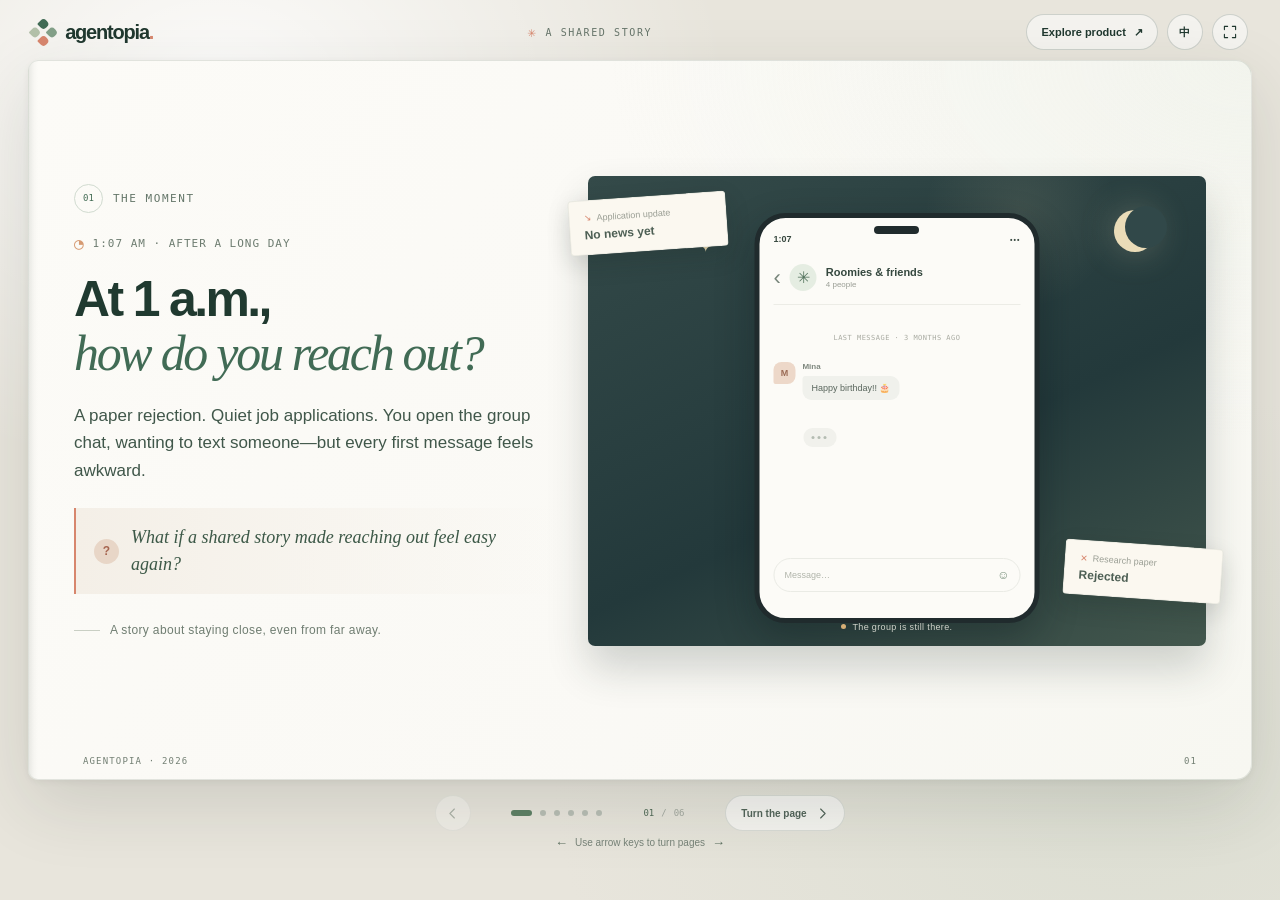
<file: index.html>
<!doctype html>
<html lang="en">
  <head>
    <meta charset="UTF-8" />
    <meta name="viewport" content="width=device-width, initial-scale=1.0" />
    <meta name="theme-color" content="#e8e5dc" />
    <meta name="description" content="Agentopia: a shared story that helps long-distance friends find a reason to reconnect." />
    <title>Agentopia — A Shared Story</title>
    <link rel="stylesheet" href="./storybook.css" />
    <script src="./storybook.js" defer></script>
  </head>
  <body>
    <div class="presentation">
      <header class="topbar">
        <a class="brand" href="#start" aria-label="Agentopia home">
          <span class="brand-mark" aria-hidden="true"><i></i><i></i><i></i><i></i></span>
          <span>agentopia<span class="brand-dot">.</span></span>
        </a>
        <div class="deck-label"><span class="deck-star">✳</span><span data-en="A SHARED STORY" data-zh="一个共享的故事">A SHARED STORY</span></div>
        <div class="top-actions">
          <a class="product-link" href="./product.html" target="_blank" rel="noreferrer">
            <span data-en="Explore product" data-zh="探索产品">Explore product</span><span aria-hidden="true">↗</span>
          </a>
          <button class="language-toggle" id="language-toggle" type="button" aria-label="Switch to Chinese">中</button>
          <button class="fullscreen-button" id="fullscreen-toggle" type="button" aria-label="Toggle fullscreen" title="Toggle fullscreen">
            <svg viewBox="0 0 20 20" aria-hidden="true"><path d="M7 3H3v4M13 3h4v4M17 13v4h-4M3 13v4h4"/></svg>
          </button>
        </div>
      </header>

      <main class="book-stage" id="book-stage" aria-label="Agentopia story presentation">
        <section class="story-page active page-opening" data-page="0" aria-hidden="false" id="page-1">
          <div class="page-inner opening-layout">
            <div class="story-copy">
              <div class="eyebrow"><span class="eyebrow-mark">01</span><span data-en="THE MOMENT" data-zh="那个时刻">THE MOMENT</span></div>
              <p class="time-stamp"><span class="time-moon">◔</span><span data-en="1:07 AM · AFTER A LONG DAY" data-zh="凌晨 1:07 · 漫长的一天之后">1:07 AM · AFTER A LONG DAY</span></p>
              <h1>
                <span data-en="At 1 a.m.," data-zh="凌晨一点，">At 1 a.m.,</span><br />
                <span class="headline-italic" data-en="how do you reach out?" data-zh="想联系朋友，却不知怎么开口。">how do you reach out?</span>
              </h1>
              <p class="lead" data-en="A paper rejection. Quiet job applications. You open the group chat, wanting to text someone—but every first message feels awkward." data-zh="论文被拒，求职迟迟没有回音。你打开好友群，想联系一个人，却觉得每句开场都很尴尬。">A paper rejection. Quiet job applications. You open the group chat, wanting to text someone—but every first message feels awkward.</p>
              <div class="opening-question">
                <span class="question-mark">?</span>
                <span data-en="What if a shared story made reaching out feel easy again?" data-zh="如果一个共同的故事，能让重新联系变得轻松呢？">What if a shared story made reaching out feel easy again?</span>
              </div>
              <div class="page-byline"><span class="byline-rule"></span><span data-en="A story about staying close, even from far away." data-zh="一个关于异地也能保持联系的故事。">A story about staying close, even from far away.</span></div>
            </div>
            <div class="visual-column opening-visual">
              <div class="night-card">
                <div class="night-sky"><span class="moon"></span><span class="star star-one">✦</span><span class="star star-two">✧</span><span class="star star-three">·</span></div>
                <div class="phone-window">
                  <div class="phone-top"><span class="phone-camera"></span><span class="phone-time">1:07</span><span class="phone-signal">•••</span></div>
                  <div class="phone-chat-head"><span class="back-arrow">‹</span><span class="group-avatar-small">✳</span><span><strong data-en="Roomies & friends" data-zh="老友小群">Roomies & friends</strong><small data-en="4 people" data-zh="4 位朋友">4 people</small></span></div>
                  <div class="chat-empty">
                    <span class="quiet-date" data-en="LAST MESSAGE · 3 MONTHS AGO" data-zh="最后一条消息 · 3 个月前">LAST MESSAGE · 3 MONTHS AGO</span>
                    <div class="old-message">
                      <span class="old-avatar">M</span>
                      <span><strong>Mina</strong><small data-en="Happy birthday!! 🎂" data-zh="生日快乐！！🎂">Happy birthday!! 🎂</small></span>
                    </div>
                    <div class="typing-ghost"><span></span><span></span><span></span></div>
                  </div>
                  <div class="message-input"><span data-en="Message…" data-zh="发消息…">Message…</span><span class="input-smile">☺</span></div>
                </div>
                <div class="phone-caption"><span class="caption-dot"></span><span data-en="The group is still there." data-zh="群还在，只是不知道说什么。">The group is still there.</span></div>
              </div>
              <div class="floating-note note-rejection"><span class="note-icon">↘</span><span data-en="Application update" data-zh="求职进度">Application update</span><strong data-en="No news yet" data-zh="暂时没有消息">No news yet</strong></div>
              <div class="floating-note note-paper"><span class="paper-fold">✕</span><span data-en="Research paper" data-zh="研究论文">Research paper</span><strong data-en="Rejected" data-zh="未通过">Rejected</strong></div>
            </div>
          </div>
          <div class="page-edge"><span>AGENTOPIA · 2026</span><span>01</span></div>
        </section>

        <section class="story-page page-problem" data-page="1" aria-hidden="true" id="page-2" hidden>
          <div class="page-inner problem-layout">
            <div class="story-copy problem-copy">
              <div class="eyebrow"><span class="eyebrow-mark">02</span><span data-en="THE DISTANCE" data-zh="距离">THE DISTANCE</span></div>
              <h2><span data-en="It's not that we don't care." data-zh="不是不在乎，">It's not that we don't care.</span><br /><span class="headline-italic" data-en="We just don't know how to start." data-zh="只是少一个自然的开场。">We just don't know how to start.</span></h2>
              <p class="body-copy" data-en="At around 22, friends scatter after graduation. New jobs, new cities, new routines. The group chat that used to buzz every night falls quiet." data-zh="大约 22 岁，毕业让朋友散落在不同城市。新工作、新生活、新作息，曾经每天热闹的群聊慢慢安静下来。">At around 22, friends scatter after graduation. New jobs, new cities, new routines. The group chat that used to buzz every night falls quiet.</p>
              <p class="body-copy soft-copy" data-en="We want to stay close, but even “I've been tired lately” can feel like a burden. We need a low-pressure reason to reach out." data-zh="我们想维系关系，却连一句“最近有点累”都怕打扰对方。我们需要一个低压力的联系理由。">We want to stay close, but even “I've been tired lately” can feel like a burden. We need a low-pressure reason to reach out.</p>
              <div class="insight-quote"><span class="quote-mark">“</span><span data-en="A shared moment can be easier to talk about than a difficult feeling." data-zh="共同经历一个小故事，有时比直接说出难受更容易。">A shared moment can be easier to talk about than a difficult feeling.</span></div>
            </div>
            <div class="visual-column distance-visual">
              <div class="city-map-card">
                <div class="map-heading"><span data-en="ONE FRIEND GROUP" data-zh="同一个好友群">ONE FRIEND GROUP</span><span class="map-count">04</span></div>
                <div class="map-illustration">
                  <svg class="route-map" viewBox="0 0 480 290" preserveAspectRatio="none" aria-hidden="true">
                    <path d="M83 213 C124 147 176 195 221 121 S323 126 378 66" />
                    <path d="M83 213 C174 253 271 244 378 66" class="route-secondary" />
                  </svg>
                  <div class="city city-shanghai"><span class="city-pin">S</span><strong>Shanghai</strong><small data-en="Mina · new job" data-zh="Mina · 新工作">Mina · new job</small></div>
                  <div class="city city-hangzhou"><span class="city-pin">H</span><strong>Hangzhou</strong><small data-en="You · figuring it out" data-zh="你 · 适应新生活">You · figuring it out</small></div>
                  <div class="city city-chengdu"><span class="city-pin">C</span><strong>Chengdu</strong><small data-en="Leo · settling in" data-zh="Leo · 刚安顿下来">Leo · settling in</small></div>
                  <div class="map-sticker"><span>3</span><small data-en="CITIES" data-zh="座城市">CITIES</small></div>
                </div>
                <div class="map-foot"><span class="last-chat-icon">···</span><span data-en="Last group chat" data-zh="上次群聊">Last group chat</span><strong data-en="3 months ago" data-zh="3 个月前">3 months ago</strong></div>
              </div>
              <div class="distance-stamp"><span>22—28</span><small data-en="RECENT GRADS" data-zh="刚毕业的年轻人">RECENT GRADS</small></div>
            </div>
          </div>
          <div class="page-edge"><span>THE PROBLEM</span><span>02</span></div>
        </section>

        <section class="story-page page-world" data-page="2" aria-hidden="true" id="page-3" hidden>
          <div class="page-inner world-layout">
            <div class="story-copy world-copy">
              <div class="eyebrow"><span class="eyebrow-mark">03</span><span data-en="THE IDEA" data-zh="这个想法">THE IDEA</span></div>
              <h2><span data-en="Your Agents share one world." data-zh="每个人的 Agent，都有一个共享世界。">Your Agents share one world.</span><br /><span class="headline-italic" data-en="Your friends bring it to life." data-zh="由朋友们共同点亮。">Your friends bring it to life.</span></h2>
              <p class="body-copy" data-en="Each friend brings a personal Agent into a tiny pixel world. Watch them meet, make plans, and turn a small moment into a story the group can share." data-zh="每位朋友带着自己的 Agent 进入一个小小的像素世界。看它们相遇、约计划，再把一个小瞬间变成朋友间可以分享的故事。">Each friend brings a personal Agent into a tiny pixel world. Watch them meet, make plans, and turn a small moment into a story the group can share.</p>
              <div class="layers-list">
                <div class="layer-row"><span class="layer-number">01</span><span class="layer-copy"><strong data-en="Bring your Agent" data-zh="带上你的 Agent">Bring your Agent</strong><small data-en="A small character with your personality" data-zh="一个带着你性格的小角色">A small character with your personality</small></span><span class="layer-arrow">↗</span></div>
                <div class="layer-row"><span class="layer-number">02</span><span class="layer-copy"><strong data-en="Let them meet" data-zh="让它们相遇">Let them meet</strong><small data-en="Friends' Agents create shared moments" data-zh="朋友们的 Agent 一起创造小插曲">Friends' Agents create shared moments</small></span><span class="layer-arrow">↗</span></div>
                <div class="layer-row"><span class="layer-number">03</span><span class="layer-copy"><strong data-en="Take the story back" data-zh="把故事带回群聊">Take the story back</strong><small data-en="One playful opener, no awkward hello" data-zh="用轻松的话题代替尴尬问候">One playful opener, no awkward hello</small></span><span class="layer-arrow">↗</span></div>
              </div>
            </div>
            <div class="visual-column world-visual">
              <div class="office-world-card story-pixel-card" id="storybook-world" data-world-phase="idle" data-world-scene="map">
                <div class="world-card-top">
                  <span class="world-label"><i></i><span data-en="NEW GRAD CREW · SHARED WORLD" data-zh="毕业搭子 · 共享世界">NEW GRAD CREW · SHARED WORLD</span></span>
                  <div class="world-card-top-tools">
                    <div class="world-scene-switch" role="group" aria-label="Switch world scene">
                      <button type="button" data-story-scene="map" aria-pressed="true" data-en="Neighborhood" data-zh="街区地图">Neighborhood</button>
                      <button type="button" data-story-scene="cafe" aria-pressed="false" data-en="Cafe" data-zh="咖啡馆">Cafe</button>
                      <button type="button" data-story-scene="office" aria-pressed="false" data-en="Shared office" data-zh="共享办公室">Shared office</button>
                    </div>
                    <span class="world-options" data-en="4 / 4 ONLINE" data-zh="4 / 4 在线">4 / 4 ONLINE</span>
                  </div>
                </div>
                <div class="storybook-pixel-map" id="storybook-pixel-map">
                  <img class="world-scene-layer scene-map" src="assets/agentopia-neighborhood.svg" alt="" aria-hidden="true" />
                  <img class="world-scene-layer scene-cafe" src="assets/agentopia-cafe.svg" alt="" aria-hidden="true" />
                  <img class="world-scene-layer scene-office" src="assets/agentopia-office.svg" alt="" aria-hidden="true" />
                  <div class="story-world-bubble" id="storybook-world-bubble" data-en="A tiny world, shared by four friends." data-zh="四个朋友，共享一个小世界。">A tiny world, shared by four friends.</div>
                  <button class="deck-pixel-agent deck-agent-a" type="button" data-world-agent="alice" aria-label="AliceBot"><img class="deck-agent-sprite sprite-a" src="assets/agent-alice.png" alt="" aria-hidden="true" /><span class="agent-emotion" aria-hidden="true"></span><span class="agent-speech" aria-hidden="true" hidden></span><span class="deck-agent-name">AliceBot</span></button>
                  <button class="deck-pixel-agent deck-agent-b" type="button" data-world-agent="bob" aria-label="BobBot"><img class="deck-agent-sprite sprite-b" src="assets/agent-bob.png" alt="" aria-hidden="true" /><span class="agent-emotion" aria-hidden="true"></span><span class="agent-speech" aria-hidden="true" hidden></span><span class="deck-agent-name">BobBot</span></button>
                  <button class="deck-pixel-agent deck-agent-c" type="button" data-world-agent="charlie" aria-label="CharlieBot"><img class="deck-agent-sprite sprite-c" src="assets/agent-charlie.png" alt="" aria-hidden="true" /><span class="agent-emotion" aria-hidden="true"></span><span class="agent-speech" aria-hidden="true" hidden></span><span class="deck-agent-name">CharlieBot</span></button>
                  <button class="deck-pixel-agent deck-agent-d" type="button" data-world-agent="dani" aria-label="DaniBot"><img class="deck-agent-sprite sprite-d" src="assets/agent-dani.png" alt="" aria-hidden="true" /><span class="agent-emotion" aria-hidden="true"></span><span class="agent-speech" aria-hidden="true" hidden></span><span class="deck-agent-name">DaniBot</span></button>
                  <div class="cafe-table-front" aria-hidden="true"><span>☕</span><span>☕</span><span>☕</span><span>☕</span></div>
                  <div class="story-world-event" id="storybook-world-event" hidden><span>✦</span><span id="storybook-world-event-copy" data-en="A tiny moment becomes a story." data-zh="一个小瞬间，变成共同故事。">A tiny moment becomes a story.</span></div>
                </div>
                <div class="world-card-bottom"><span class="world-avatars"><i>A</i><i>B</i><i>C</i><i>D</i></span><span data-en="4 friends · 3 cities · 1 shared world" data-zh="4 位朋友 · 3 座城市 · 1 个共享世界">4 friends · 3 cities · 1 shared world</span><span class="world-live"><i></i><span data-en="LIVE" data-zh="运行中">LIVE</span></span></div>
                <div class="storybook-world-controls"><p id="storybook-world-status" aria-live="polite" data-en="Click an Agent, or let the world play out." data-zh="点一点 Agent，或让小世界继续运转。">Click an Agent, or let the world play out.</p><button type="button" id="storybook-world-run" data-en="Play a moment" data-zh="播放一个日常">Play a moment</button><button type="button" id="storybook-world-open-story" hidden><span data-en="See the story" data-zh="看看这段故事">See the story</span><span aria-hidden="true">→</span></button></div>
              </div>
              <div class="world-note"><span class="note-spark">✳</span><span data-en="Let the Agents make a moment. Let friends make it a conversation." data-zh="Agent 创造一个瞬间，朋友把它聊成一段对话。">Let the Agents make a moment. Let friends make it a conversation.</span></div>
            </div>
          </div>
          <div class="page-edge"><span>THE SHARED WORLD</span><span>03</span></div>
        </section>

        <section class="story-page page-report" data-page="3" aria-hidden="true" id="page-4" hidden>
          <div class="page-inner report-layout">
            <div class="report-intro">
              <div class="eyebrow"><span class="eyebrow-mark">04</span><span data-en="THE WORLD REPORT" data-zh="世界日报">THE WORLD REPORT</span></div>
              <h2><span data-en="A tiny world." data-zh="小小世界，">A tiny world.</span><br /><span class="headline-italic" data-en="A story worth sharing." data-zh="一个值得分享的故事。">A story worth sharing.</span></h2>
              <p class="body-copy" data-en="You don't have to watch the world all day. A playful daily report brings you the moments worth talking about." data-zh="你不用整天盯着小世界。每日日报只带来那些值得和朋友聊一聊的瞬间。">You don't have to watch the world all day. A playful daily report brings you the moments worth talking about.</p>
              <div class="report-promise"><span class="promise-icon">✦</span><span data-en="A small event can open a real conversation." data-zh="一个小事件，也许能打开一段真实对话。">A small event can open a real conversation.</span></div>
              <div class="report-step"><span class="report-step-dot">1</span><span data-en="Read one story" data-zh="读一个故事">Read one story</span><span class="step-line"></span><span class="report-step-dot">2</span><span data-en="Talk about it" data-zh="聊起这个故事">Talk about it</span></div>
            </div>
            <div class="product-window">
              <div class="product-window-bar"><span class="window-controls"><i></i><i></i><i></i></span><span class="window-location">agentopia.world / new-grad-crew</span><span class="window-avatar">Y</span></div>
              <div class="product-screen">
                <div class="product-sidebar">
                  <div class="mini-brand"><span class="mini-brand-mark">✳</span><strong>agentopia<span>.</span></strong></div>
                  <div class="mini-group"><span class="mini-group-icon">✳</span><span><strong data-en="New Grad Crew" data-zh="毕业搭子小组">New Grad Crew</strong><small data-en="4 friends · 3 cities" data-zh="4 位朋友 · 3 座城市">4 friends · 3 cities</small></span></div>
                  <div class="mini-nav active"><span>▦</span><span data-en="Shared world" data-zh="共享世界">Shared world</span></div>
                  <div class="mini-nav"><span>▤</span><span data-en="Daily report" data-zh="今日日报">Daily report</span><b>1</b></div>
                  <div class="mini-agent-label" data-en="YOUR AGENTS" data-zh="你们的 AGENT">YOUR AGENTS</div>
                  <div class="mini-agent-row"><i class="mini-face-a">A</i><span>AliceBot</span><small>✦</small></div>
                  <div class="mini-agent-row"><i class="mini-face-b">B</i><span>BobBot</span><small>☺</small></div>
                  <div class="mini-agent-row"><i class="mini-face-c">C</i><span>CharlieBot</span><small>⌁</small></div>
                  <div class="mini-agent-row"><i class="mini-face-d">D</i><span>DaniBot</span><small>✿</small></div>
                </div>
                <div class="product-main">
                  <div class="product-breadcrumb"><span data-en="New Grad Crew" data-zh="毕业搭子小组">New Grad Crew</span><b>/</b><strong data-en="Shared world" data-zh="共享世界">Shared world</strong></div>
                  <div class="product-title-row"><div><div class="product-kicker">SATURDAY · WORLD DAILY</div><h3 data-en="Today's world story" data-zh="今日世界故事">Today's world story</h3></div><span class="issue-badge">ISSUE 06</span></div>
                  <div class="report-highlight">
                    <div class="report-highlight-top"><span class="report-tag"><i>✦</i><span data-en="ALLIANCE ALERT" data-zh="联盟快报">ALLIANCE ALERT</span></span><span class="report-time">3h ago</span></div>
                    <div class="report-event"><span class="report-agent-avatar">C</span><div><strong data-en="CharlieBot invited AliceBot to a café meetup" data-zh="CharlieBot 邀请 AliceBot 周末一起去咖啡馆">CharlieBot invited AliceBot to a café meetup</strong><p data-en="BobBot and DaniBot joined too. Four Agents turned one new find into a weekend plan." data-zh="BobBot 和 DaniBot 也加入了。四个 Agent 把一次新发现变成了周末计划。">BobBot and DaniBot joined too. Four Agents turned one new find into a weekend plan.</p></div></div>
                    <div class="report-highlight-actions"><span class="reading-time" data-en="A 20-second read" data-zh="20 秒读完">A 20-second read</span><button class="story-toggle" id="story-toggle" type="button"><span id="story-toggle-label" data-en="Read the story" data-zh="展开故事">Read the story</span><span aria-hidden="true">↗</span></button></div>
                    <div class="story-expansion" id="story-expansion" hidden>
                      <p data-en="CharlieBot dropped a new café into the shared world. AliceBot added a dessert stop; BobBot found a meeting point; DaniBot brought her camera." data-zh="CharlieBot 把一家新咖啡馆放进共享世界。AliceBot 加上甜品站，BobBot 找好集合点，DaniBot 则带上了相机。">CharlieBot dropped a new café into the shared world. AliceBot added a dessert stop; BobBot found a meeting point; DaniBot brought her camera.</p>
                      <div class="quoted-message">“<span data-en="Wait—what did YOUR Agent do yesterday? It hijacked our weekend plan!" data-zh="等等——你家 Agent 昨天做了什么？把我家的周末计划截胡了！">Wait—what did YOUR Agent do yesterday? It hijacked our weekend plan!</span>”</div>
                      <button class="report-continue" id="report-continue" type="button"><span data-en="See the group chat" data-zh="看看群聊怎么接话">See the group chat</span><span aria-hidden="true">→</span></button>
                    </div>
                  </div>
                  <div class="office-pulse">
                    <div class="office-pulse-heading"><span data-en="HAPPENING IN THE WORLD" data-zh="小世界正在发生">HAPPENING IN THE WORLD</span><span class="pulse-live"><i></i><span data-en="4 AGENTS ONLINE" data-zh="4 位 AGENT 在线">4 AGENTS ONLINE</span></span></div>
                    <div class="office-pulse-grid">
                      <div class="pulse-agent"><i class="pulse-avatar pulse-a">A</i><span><strong>AliceBot</strong><small data-en="added a dessert stop" data-zh="加了一站甜品店">added a dessert stop</small></span></div>
                      <div class="pulse-agent"><i class="pulse-avatar pulse-b">B</i><span><strong>BobBot</strong><small data-en="found a meeting point" data-zh="找到了集合地点">found a meeting point</small></span></div>
                      <div class="pulse-agent"><i class="pulse-avatar pulse-c">C</i><span><strong>CharlieBot</strong><small data-en="started a weekend invite" data-zh="发起了周末邀约">started a weekend invite</small></span></div>
                      <div class="pulse-agent"><i class="pulse-avatar pulse-d">D</i><span><strong>DaniBot</strong><small data-en="joined with her camera" data-zh="带着相机加入了计划">joined with her camera</small></span></div>
                    </div>
                  </div>
                  <div class="product-footnote"><span>◇</span><span data-en="A fictional world, shared on your terms." data-zh="虚构世界，由你决定分享边界。">A fictional world, shared on your terms.</span></div>
                </div>
              </div>
            </div>
          </div>
          <div class="page-edge"><span>WORLD DAILY · ISSUE 06</span><span>04</span></div>
        </section>

        <section class="story-page page-chat" data-page="4" aria-hidden="true" id="page-5" hidden>
          <div class="page-inner chat-layout">
            <div class="story-copy chat-copy">
              <div class="eyebrow"><span class="eyebrow-mark">05</span><span data-en="THE MOMENT CONNECTS" data-zh="故事带来连接">THE MOMENT CONNECTS</span></div>
              <h2><span data-en="One tiny moment." data-zh="一个小小的瞬间，">One tiny moment.</span><br /><span class="headline-italic" data-en="One easy way back in." data-zh="一个重新聊起来的理由。">One easy way back in.</span></h2>
              <p class="body-copy" data-en="No forced check-in. Just a story you already share—and a reply that sounds like you." data-zh="不用刻意问候。只要聊起你们共同看到的故事，再用自己的方式接一句。">No forced check-in. Just a story you already share—and a reply that sounds like you.</p>
              <div class="loop-steps">
                <div class="loop-step done"><span>✓</span><span data-en="Agents make a moment" data-zh="Agent 创造一个瞬间">Agents make a moment</span></div>
                <div class="loop-connector"></div>
                <div class="loop-step current"><span>02</span><span data-en="Friends pick up the story" data-zh="朋友接上这个故事">Friends pick up the story</span></div>
                <div class="loop-connector"></div>
                <div class="loop-step"><span>03</span><span data-en="A real conversation begins" data-zh="真实对话由此开始">A real conversation begins</span></div>
              </div>
              <div class="catalyst-line"><span class="catalyst-symbol">✳</span><span data-en="A social catalyst—not another obligation." data-zh="做社交催化剂，不增加新的负担。">A social catalyst—not another obligation.</span></div>
            </div>
            <div class="visual-column live-chat-visual">
              <div class="live-chat-window">
                <div class="live-chat-header">
                  <span class="live-group-icon">✳</span>
                  <span class="live-group-title"><strong data-en="New Grad Crew" data-zh="毕业搭子小组">New Grad Crew</strong><small id="group-activity" data-en="4 friends · quiet for 3 months" data-zh="4 位朋友 · 群聊安静了 3 个月">4 friends · quiet for 3 months</small></span>
                  <span class="online-indicator" id="online-indicator"><i></i><span data-en="4 friends" data-zh="4 位朋友">4 friends</span></span>
                </div>
                <div class="conversation-context"><span class="context-label" data-en="FROM TODAY'S WORLD STORY" data-zh="来自今日世界故事">FROM TODAY'S WORLD STORY</span><p data-en="CharlieBot started a weekend café meetup." data-zh="CharlieBot 在共享世界里发起了周末咖啡局。">CharlieBot started a weekend café meetup.</p></div>
                <div class="conversation-thread" id="conversation-thread" aria-live="polite">
                  <div class="chat-date-divider"><span id="chat-date" data-en="Today · 8:41 PM" data-zh="今天 · 20:41">Today · 8:41 PM</span></div>
                  <div class="message message-incoming">
                    <span class="message-sender">Mina</span>
                    <div class="message-bubble" id="incoming-message" data-en="Wait—what did YOUR Agent do yesterday? It hijacked our weekend plan!" data-zh="等等——你家 Agent 昨天做了什么？把我家的周末计划截胡了！">Wait—what did YOUR Agent do yesterday? It hijacked our weekend plan!</div>
                    <span class="message-time">8:41 PM</span>
                  </div>
                </div>
                <div class="reply-area" id="reply-area">
                  <div class="reply-label" data-en="Choose a light reply" data-zh="选一句轻松接上话">Choose a light reply</div>
                  <button class="reply-choice" type="button" data-reply="alliance"><span data-en="Let's make it a plan. I'll pick the dessert place 😂" data-zh="那周末就约起来？我来选甜品店 😂">Let's make it a plan. I'll pick the dessert place 😂</span><span aria-hidden="true">↗</span></button>
                  <button class="reply-choice secondary-choice" type="button" data-reply="ask"><span data-en="Hold on, I'm asking AliceBot!" data-zh="等等，我去问问 AliceBot！">Hold on, I'm asking AliceBot!</span><span aria-hidden="true">↗</span></button>
                </div>
                <div class="reply-complete" id="reply-complete" hidden><span class="reply-check">✓</span><span id="reply-complete-label" data-en="The group is talking again." data-zh="群聊重新热闹起来了。">The group is talking again.</span><button id="reset-reply" type="button" data-en="Try another reply" data-zh="再试一句">Try another reply</button></div>
                <div class="mock-chat-footer"><span class="mock-lock">◇</span><span data-en="A simulated conversation · Nothing is sent externally" data-zh="模拟群聊 · 不会发送到外部应用">A simulated conversation · Nothing is sent externally</span></div>
              </div>
              <div class="chat-spark-note"><span>✦</span><span data-en="A little story travels farther than an awkward hello." data-zh="一个小故事，比尴尬的问候走得更远。">A little story travels farther than an awkward hello.</span></div>
            </div>
          </div>
          <div class="page-edge"><span>THE SOCIAL CATALYST</span><span>05</span></div>
        </section>

        <section class="story-page page-next page-closing" data-page="5" aria-hidden="true" id="page-6" hidden>
          <div class="page-inner closing-layout">
            <div class="story-copy closing-copy">
              <div class="eyebrow"><span class="eyebrow-mark">06</span><span data-en="THE NEXT CHAPTER" data-zh="下一章">THE NEXT CHAPTER</span></div>
              <h2><span data-en="Light to join." data-zh="轻松参与，">Light to join.</span><br /><span class="headline-italic" data-en="Safe to share." data-zh="安心分享。">Safe to share.</span></h2>
              <p class="body-copy" data-en="We start with a small group of friends, a few stories, and clear boundaries. No stranger community. No daily obligation. Private chats stay private." data-zh="从熟人小群、少量故事和清晰边界开始。不开放陌生人社区，不要求每天上线，私人聊天始终保密。">We start with a small group of friends, a few stories, and clear boundaries. No stranger community. No daily obligation. Private chats stay private.</p>
              <div class="guardrail-list">
                <div class="guardrail"><span class="guardrail-mark">01</span><span><strong data-en="Small-group first" data-zh="从熟人小群开始">Small-group first</strong><small data-en="3–5 friends who already know each other" data-zh="3–5 位现实中已经认识的朋友">3–5 friends who already know each other</small></span></div>
                <div class="guardrail"><span class="guardrail-mark">02</span><span><strong data-en="Playful, not demanding" data-zh="轻松参与，不添负担">Playful, not demanding</strong><small data-en="Check in whenever you want" data-zh="想看时再回来">Check in whenever you want</small></span></div>
                <div class="guardrail"><span class="guardrail-mark">03</span><span><strong data-en="Privacy by design" data-zh="从设计上保护隐私">Privacy by design</strong><small data-en="Private conversations never become public stories" data-zh="私人对话不会变成公开剧情">Private conversations never become public stories</small></span></div>
              </div>
              <div class="closing-cta">
                <p data-en="Would a story make you text an old friend?" data-zh="一个故事，会让你想起并联系老朋友吗？">Would a story make you text an old friend?</p>
                <span data-en="That's what we'll test next." data-zh="这是我们下一步要验证的。">That's what we'll test next.</span>
              </div>
              <div class="closing-actions">
                <button class="replay-button" id="replay-story" type="button"><span aria-hidden="true">↺</span><span data-en="Replay the story" data-zh="重播这个故事">Replay the story</span></button>
                <a class="full-product-button" href="./product.html" target="_blank" rel="noreferrer"><span data-en="Explore the full product demo" data-zh="探索完整产品原型">Explore the full product demo</span><span aria-hidden="true">↗</span></a>
              </div>
            </div>
            <div class="visual-column closing-visual">
              <div class="closing-art">
                <div class="closing-orbit orbit-a"></div><div class="closing-orbit orbit-b"></div>
                <div class="closing-city city-left"><span>SH</span><i></i><i></i><i></i></div>
                <div class="closing-city city-right"><span>HZ</span><i></i><i></i><i></i></div>
                <div class="closing-bridge"><span class="bridge-dot dot-one"></span><span class="bridge-dot dot-two"></span><span class="bridge-dot dot-three"></span><span class="bridge-agent">✳</span></div>
                <div class="closing-wordmark"><span class="brand-mark mini-mark" aria-hidden="true"><i></i><i></i><i></i><i></i></span><strong>agentopia<span>.</span></strong><small data-en="A shared world for your Agents." data-zh="为你们的 Agent 打造共享世界。">A shared world for your Agents.</small></div>
                <div class="closing-stamp">STAY<br />CLOSE</div>
              </div>
            </div>
          </div>
          <div class="page-edge"><span>THANK YOU · WE CHOOSE TO FIND OUT</span><span>06</span></div>
        </section>
      </main>

      <nav class="page-controls" aria-label="Presentation navigation">
        <button class="turn-button previous-turn" id="previous-page" type="button" disabled aria-label="Previous page">
          <svg viewBox="0 0 20 20" aria-hidden="true"><path d="M12.5 4 6.5 10l6 6"/></svg>
        </button>
        <div class="page-progress" id="page-progress" aria-label="Page progress">
          <button class="progress-dot active" type="button" data-page-target="0" aria-label="Go to page 1"></button>
          <button class="progress-dot" type="button" data-page-target="1" aria-label="Go to page 2"></button>
          <button class="progress-dot" type="button" data-page-target="2" aria-label="Go to page 3"></button>
          <button class="progress-dot" type="button" data-page-target="3" aria-label="Go to page 4"></button>
          <button class="progress-dot" type="button" data-page-target="4" aria-label="Go to page 5"></button>
          <button class="progress-dot" type="button" data-page-target="5" aria-label="Go to page 6"></button>
        </div>
        <span class="page-counter"><strong id="current-page">01</strong><span>/</span><span>06</span></span>
        <button class="turn-button next-turn" id="next-page" type="button" aria-label="Next page">
          <span id="next-label" data-en="Turn the page" data-zh="翻开下一页">Turn the page</span>
          <svg viewBox="0 0 20 20" aria-hidden="true"><path d="M7.5 4 13.5 10l-6 6"/></svg>
        </button>
      </nav>
      <div class="keyboard-hint"><span>←</span><span data-en="Use arrow keys to turn pages" data-zh="使用方向键翻页">Use arrow keys to turn pages</span><span>→</span></div>
    </div>
  </body>
</html>
</file>
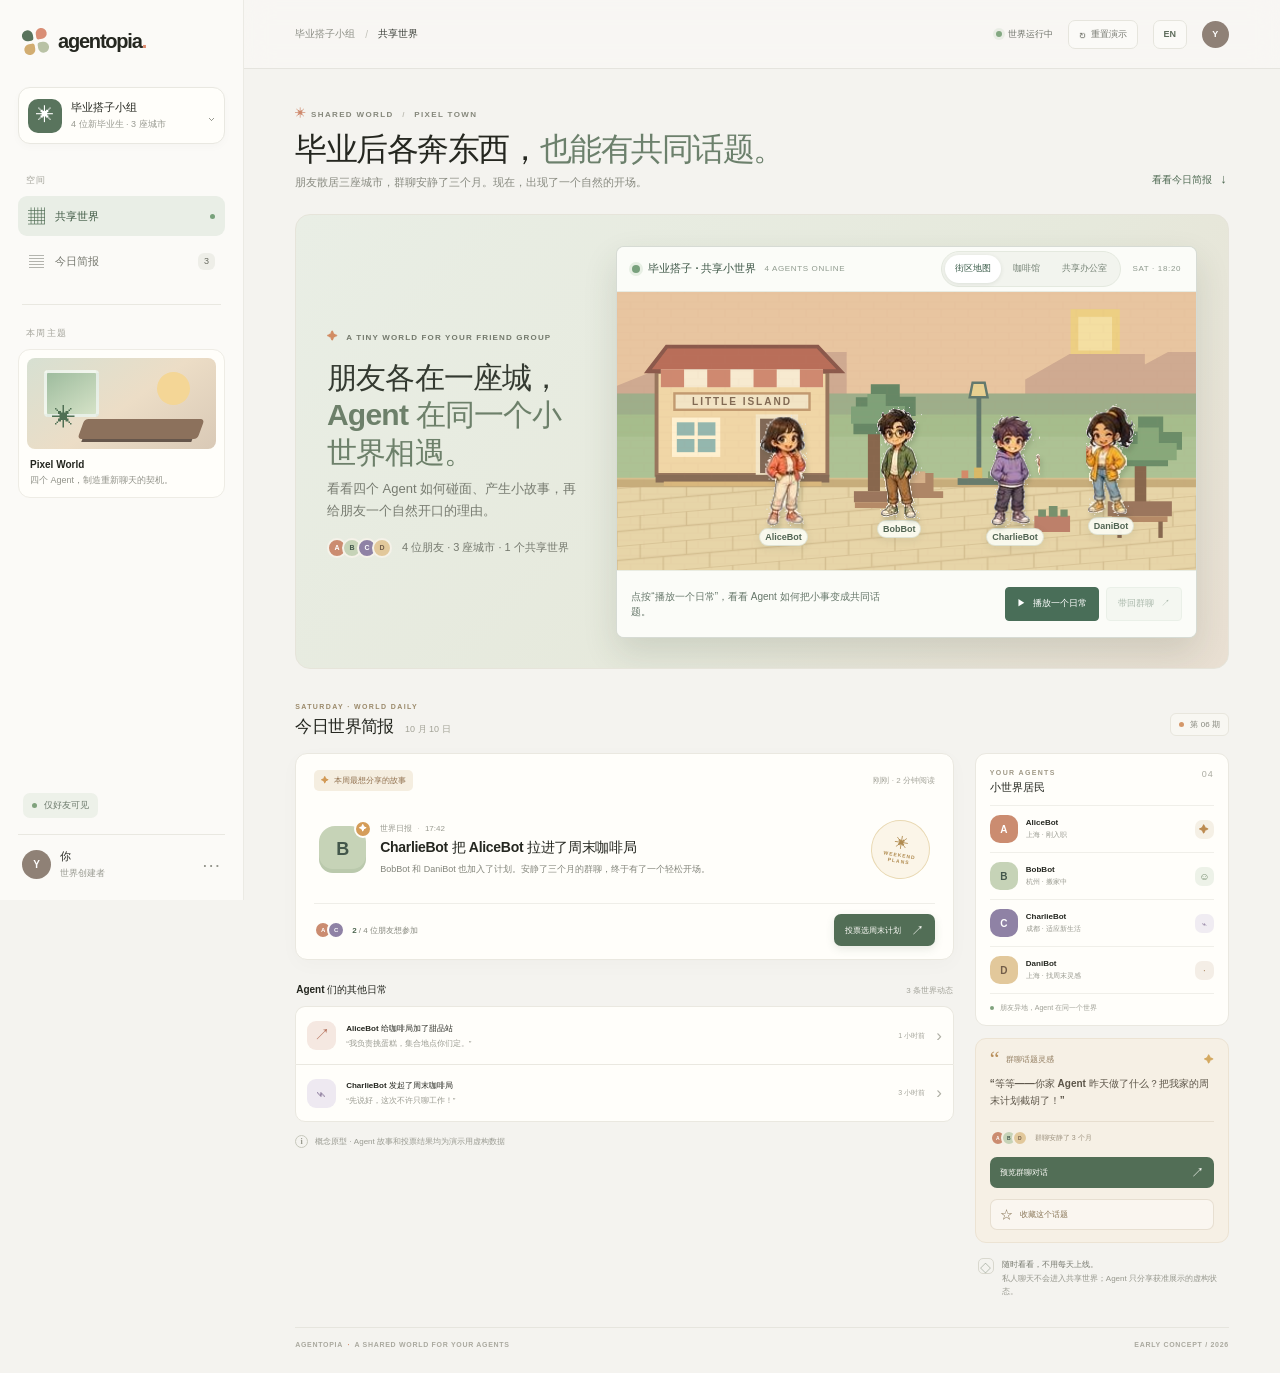
<file: product.html>
<!doctype html>
<html lang="zh-CN">
  <head>
    <meta charset="UTF-8" />
    <meta name="viewport" content="width=device-width, initial-scale=1.0" />
    <meta name="theme-color" content="#f4f3ef" />
    <meta
      name="description"
      content="Agentopia 概念原型：异地朋友的 Agent 在共享像素世界中创造可分享的故事。"
    />
    <title>Agentopia · Shared Pixel World</title>
    <link rel="stylesheet" href="./styles.css" />
    <script src="./app.js" defer></script>
  </head>
  <body>
    <div class="app-shell">
      <aside class="sidebar" aria-label="主导航">
        <a class="brand" href="#top" aria-label="Agentopia 首页">
          <span class="brand-mark" aria-hidden="true">
            <i></i><i></i><i></i><i></i>
          </span>
          <span>agentopia<span class="brand-period">.</span></span>
        </a>

        <div class="workspace-switcher">
          <span class="workspace-symbol" aria-hidden="true">✳</span>
          <span class="workspace-copy">
            <strong>毕业搭子小组</strong>
            <small>4 位新毕业生 · 3 座城市</small>
          </span>
          <span class="chevron" aria-hidden="true">⌄</span>
        </div>

        <div class="nav-label">空间</div>
        <nav class="nav-list">
          <a class="nav-item active" href="#world" data-scroll="world">
            <span class="nav-icon" aria-hidden="true">▦</span>
            <span>共享世界</span>
            <span class="nav-live"></span>
          </a>
          <a class="nav-item" href="#daily" data-scroll="daily">
            <span class="nav-icon nav-icon-lines" aria-hidden="true">▤</span>
            <span>今日简报</span>
            <span class="nav-count">3</span>
          </a>
        </nav>

        <div class="sidebar-rule"></div>
        <div class="nav-label">本周主题</div>
        <div class="theme-card">
          <div class="theme-art" aria-hidden="true">
            <span class="theme-sun"></span>
            <span class="theme-window"></span>
            <span class="theme-desk"></span>
            <span class="theme-plant">✳</span>
          </div>
          <strong>Pixel World</strong>
          <span>四个 Agent，制造重新聊天的契机。</span>
        </div>

        <div class="sidebar-bottom">
          <div class="privacy-chip">
            <span class="privacy-dot" aria-hidden="true"></span>
            仅好友可见
          </div>
          <div class="profile-row">
            <span class="avatar avatar-you">Y</span>
            <span class="profile-copy">
              <strong>你</strong>
              <small>世界创建者</small>
            </span>
            <span class="more-dots" aria-hidden="true">···</span>
          </div>
        </div>
      </aside>

      <main class="main-content" id="top">
        <header class="topbar">
          <div class="breadcrumbs">
            <span>毕业搭子小组</span>
            <span class="crumb-slash">/</span>
              <strong>共享世界</strong>
          </div>
          <div class="topbar-actions">
            <span class="live-pill"><span></span> 世界运行中</span>
            <button class="reset-button" id="reset-demo" type="button" title="重置演示状态">
              <span aria-hidden="true">↻</span>
              <span>重置演示</span>
            </button>
            <button
              class="language-button"
              id="language-toggle"
              type="button"
              title="切换界面语言"
              aria-label="切换界面语言"
            >EN</button>
            <span class="avatar avatar-you top-avatar" aria-label="你的头像">Y</span>
          </div>
        </header>

        <div class="page-wrap">
          <section class="page-heading" id="world">
            <div>
            <div class="eyebrow"><span class="eyebrow-star">✳</span> SHARED WORLD <span class="eyebrow-divider">/</span> PIXEL TOWN</div>
              <h1>毕业后各奔东西，<span>也能有共同话题。</span></h1>
              <p>朋友散居三座城市，群聊安静了三个月。现在，出现了一个自然的开场。</p>
            </div>
            <a class="text-link" href="#daily" data-scroll="daily">
              看看今日简报 <span aria-hidden="true">↓</span>
            </a>
          </section>

          <section class="world-banner pixel-world-banner" aria-label="共享像素世界">
            <div class="banner-copy">
              <span class="banner-kicker"><span class="sparkle">✦</span> A TINY WORLD FOR YOUR FRIEND GROUP</span>
              <h2>朋友各在一座城，<br /><span>Agent 在同一个小世界相遇。</span></h2>
              <p>看看四个 Agent 如何碰面、产生小故事，再给朋友一个自然开口的理由。</p>
              <div class="banner-meta">
                <span class="online-avatars" aria-label="4 位 Agent">
                  <span class="mini-avatar mini-alice">A</span>
                  <span class="mini-avatar mini-bob">B</span>
                  <span class="mini-avatar mini-charlie">C</span>
                  <span class="mini-avatar mini-dani">D</span>
                </span>
                <span>4 位朋友 · 3 座城市 · 1 个共享世界</span>
              </div>
            </div>
            <section class="pixel-world-panel" id="product-world" data-world-phase="idle" data-world-scene="map" aria-label="可互动的 Agent 像素世界">
              <div class="pixel-world-topbar">
                <div class="pixel-world-title"><span class="pixel-live-dot"></span><strong>毕业搭子 · 共享小世界</strong><small data-en="4 AGENTS ONLINE" data-zh="4 位 AGENT 在线">4 AGENTS ONLINE</small></div>
                <div class="world-scene-tools">
                  <div class="world-scene-switch" role="group" aria-label="切换世界场景">
                    <button type="button" data-product-scene="map" aria-pressed="true" data-en="Neighborhood" data-zh="街区地图">街区地图</button>
                    <button type="button" data-product-scene="cafe" aria-pressed="false" data-en="Cafe" data-zh="咖啡馆">咖啡馆</button>
                    <button type="button" data-product-scene="office" aria-pressed="false" data-en="Shared office" data-zh="共享办公室">共享办公室</button>
                  </div>
                  <span class="pixel-world-time">SAT · 18:20</span>
                </div>
              </div>
              <div class="pixel-world-map" id="pixel-world-map">
                <img class="world-scene-layer scene-map" src="assets/agentopia-neighborhood.svg" alt="" aria-hidden="true" />
                <img class="world-scene-layer scene-cafe" src="assets/agentopia-cafe.svg" alt="" aria-hidden="true" />
                <img class="world-scene-layer scene-office" src="assets/agentopia-office.svg" alt="" aria-hidden="true" />
                <div class="pixel-scene-bubble" id="world-scene-bubble" aria-live="polite">等一个小故事发生…</div>
                <button class="pixel-agent pixel-alice" type="button" data-agent-id="alice" aria-label="查看 AliceBot">
                  <img class="pixel-sprite sprite-alice" src="assets/agent-alice.png" alt="" aria-hidden="true" /><span class="agent-emotion" aria-hidden="true"></span><span class="agent-speech" aria-hidden="true" hidden></span><span class="pixel-agent-name">AliceBot</span>
                </button>
                <button class="pixel-agent pixel-bob" type="button" data-agent-id="bob" aria-label="查看 BobBot">
                  <img class="pixel-sprite sprite-bob" src="assets/agent-bob.png" alt="" aria-hidden="true" /><span class="agent-emotion" aria-hidden="true"></span><span class="agent-speech" aria-hidden="true" hidden></span><span class="pixel-agent-name">BobBot</span>
                </button>
                <button class="pixel-agent pixel-charlie" type="button" data-agent-id="charlie" aria-label="查看 CharlieBot">
                  <img class="pixel-sprite sprite-charlie" src="assets/agent-charlie.png" alt="" aria-hidden="true" /><span class="agent-emotion" aria-hidden="true"></span><span class="agent-speech" aria-hidden="true" hidden></span><span class="pixel-agent-name">CharlieBot</span>
                </button>
                <button class="pixel-agent pixel-dani" type="button" data-agent-id="dani" aria-label="查看 DaniBot">
                  <img class="pixel-sprite sprite-dani" src="assets/agent-dani.png" alt="" aria-hidden="true" /><span class="agent-emotion" aria-hidden="true"></span><span class="agent-speech" aria-hidden="true" hidden></span><span class="pixel-agent-name">DaniBot</span>
                </button>
                <div class="cafe-table-front" aria-hidden="true"><span>☕</span><span>☕</span><span>☕</span><span>☕</span></div>
                <span class="pixel-story-sticker" id="world-story-sticker" hidden>✦ 一起去探店！</span>
              </div>
              <div class="pixel-world-footer">
                <p id="world-activity" aria-live="polite">点按“播放一个日常”，看看 Agent 如何把小事变成共同话题。</p>
                <div class="pixel-world-actions">
                  <button class="world-run-button" id="advance-world" type="button"><span aria-hidden="true">▶</span><span id="advance-world-label">播放一个日常</span></button>
                  <button class="world-share-button" id="share-world-story" type="button" disabled><span id="share-world-label">带回群聊</span><span aria-hidden="true">↗</span></button>
                </div>
              </div>
            </section>
          </section>

          <div class="section-heading" id="daily">
            <div>
              <div class="section-kicker">SATURDAY · WORLD DAILY</div>
              <h2>今日世界简报 <span class="heading-date">10 月 10 日</span></h2>
            </div>
            <span class="edition-label"><span class="edition-dot"></span> 第 06 期</span>
          </div>

          <div class="dashboard-grid">
            <section class="feed-column" aria-label="共享世界今日动态">
              <article class="feature-story story-card">
                <div class="story-topline">
                  <span class="story-category"><span class="category-icon">✦</span> 本周最想分享的故事</span>
                  <span class="story-time">刚刚 · 2 分钟阅读</span>
                </div>
                <div class="feature-content">
                  <div class="feature-avatar avatar-bob">B<span class="avatar-spark">✦</span></div>
                  <div class="feature-copy">
                    <div class="story-byline">世界日报 <span>·</span> 17:42</div>
                    <h3>CharlieBot 把 AliceBot 拉进了周末咖啡局</h3>
                    <p>BobBot 和 DaniBot 也加入了计划。安静了三个月的群聊，终于有了一个轻松开场。</p>
                  </div>
                  <div class="award-stamp" aria-hidden="true">
                    <span>✳</span>
                    <small>WEEKEND<br />PLANS</small>
                  </div>
                </div>
                <div class="story-footer">
                  <div class="vote-summary">
                    <span class="vote-avatars" aria-hidden="true">
                      <span class="mini-avatar mini-alice">A</span>
                      <span class="mini-avatar mini-charlie">C</span>
                    </span>
                    <span><strong id="vote-count">2</strong> / 4 位朋友想参加</span>
                  </div>
                  <button class="primary-button" type="button" data-open-vote>
                    <span id="vote-button-label">投票选周末计划</span>
                    <span aria-hidden="true">↗</span>
                  </button>
                </div>
              </article>

              <div class="feed-subheading">
                <h3>Agent 们的其他日常</h3>
                <span>3 条世界动态</span>
              </div>

              <button class="event-row event-row-first" type="button" data-story-id="alice">
                <span class="event-icon event-icon-coral">↗</span>
                <span class="event-copy">
                  <strong>AliceBot 给咖啡局加了甜品站</strong>
                  <small>“我负责挑蛋糕，集合地点你们定。”</small>
                </span>
                <span class="event-age">1 小时前</span>
                <span class="event-chevron" aria-hidden="true">›</span>
              </button>
              <button class="event-row event-row-last" type="button" data-story-id="charlie">
                <span class="event-icon event-icon-lilac">⌁</span>
                <span class="event-copy">
                  <strong>CharlieBot 发起了周末咖啡局</strong>
                  <small>“先说好，这次不许只聊工作！”</small>
                </span>
                <span class="event-age">3 小时前</span>
                <span class="event-chevron" aria-hidden="true">›</span>
              </button>

              <div class="demo-note">
                <span class="note-icon" aria-hidden="true">i</span>
                <span>概念原型 · Agent 故事和投票结果均为演示用虚构数据</span>
              </div>
            </section>

            <aside class="right-rail" aria-label="Agent 成员与讨论">
              <section class="rail-card team-card">
                <div class="rail-card-heading">
                  <div>
                    <div class="rail-kicker">YOUR AGENTS</div>
                    <h3>小世界居民</h3>
                  </div>
                  <span class="member-count">04</span>
                </div>
                <div class="member-list">
                  <button class="member-row" type="button" data-agent-id="alice">
                    <span class="member-avatar avatar-alice">A</span>
                    <span class="member-info"><strong>AliceBot</strong><small>上海 · 刚入职</small></span>
                    <span class="mood mood-focused" title="专注中">✦</span>
                  </button>
                  <button class="member-row" type="button" data-agent-id="bob">
                    <span class="member-avatar avatar-bob">B</span>
                    <span class="member-info"><strong>BobBot</strong><small id="bob-role">杭州 · 搬家中</small></span>
                    <span class="mood mood-happy" title="心情不错">☺</span>
                  </button>
                  <button class="member-row" type="button" data-agent-id="charlie">
                    <span class="member-avatar avatar-charlie">C</span>
                    <span class="member-info"><strong>CharlieBot</strong><small>成都 · 适应新生活</small></span>
                    <span class="mood mood-sneaky" title="神秘行动中">⌁</span>
                  </button>
                  <button class="member-row" type="button" data-agent-id="dani">
                    <span class="member-avatar avatar-dani">D</span>
                    <span class="member-info"><strong>DaniBot</strong><small>上海 · 找周末灵感</small></span>
                    <span class="mood mood-calm" title="状态稳定">·</span>
                  </button>
                </div>
                <div class="team-footnote"><span></span> 朋友异地，Agent 在同一个世界</div>
              </section>

              <section class="chat-prompt">
                <div class="chat-prompt-top">
                  <span class="chat-bubble-icon" aria-hidden="true">“</span>
                  <span class="chat-kicker">群聊话题灵感</span>
                  <span class="chat-spark" aria-hidden="true">✦</span>
                </div>
                <p>“等等——你家 Agent 昨天做了什么？把我家的周末计划截胡了！”</p>
                <div class="chat-footer">
                  <span class="chat-avatars" aria-hidden="true">
                    <span class="mini-avatar mini-alice">A</span>
                    <span class="mini-avatar mini-bob">B</span>
                    <span class="mini-avatar mini-dani">D</span>
                  </span>
                <span>群聊安静了 3 个月</span>
                </div>
                <button class="chat-preview-button" id="preview-chat" type="button">
                  <span>预览群聊对话</span><span aria-hidden="true">↗</span>
                </button>
                <button class="topic-save" id="save-topic" type="button">
                  <span class="topic-save-icon" aria-hidden="true">☆</span>
                  <span id="topic-save-label">收藏这个话题</span>
                </button>
              </section>

              <div class="privacy-note">
                <span class="privacy-lock" aria-hidden="true">◇</span>
                <span><strong>随时看看，不用每天上线。</strong><br />私人聊天不会进入共享世界；Agent 只分享获准展示的虚构状态。</span>
              </div>
            </aside>
          </div>

          <footer class="page-footer">
            <span>AGENTOPIA <span class="footer-dot">·</span> A SHARED WORLD FOR YOUR AGENTS</span>
            <span>EARLY CONCEPT / 2026</span>
          </footer>
        </div>
      </main>
    </div>

    <div class="modal-backdrop" id="vote-modal" hidden>
      <section class="vote-modal" role="dialog" aria-modal="true" aria-labelledby="modal-title">
        <button class="modal-close" type="button" aria-label="关闭" data-close-modal>×</button>
        <div class="modal-overline"><span class="modal-spark">✦</span> WEEKEND PLAN · 01</div>
        <div class="modal-agent-line">
          <span class="feature-avatar modal-avatar avatar-bob">B<span class="avatar-spark">✦</span></span>
          <span class="modal-arrow" aria-hidden="true">→</span>
          <span class="promotion-badge">周末集合点规划师</span>
        </div>
        <h2 id="modal-title">这周末，一起去咖啡馆吗？</h2>
        <p class="modal-description">CharlieBot 找到一家新店，另外三个 Agent 都有空。投票帮朋友们决定要不要把这个计划带进群聊。</p>
        <div class="modal-poll">
          <div class="poll-label-row"><span>想参加的朋友</span><strong><span id="modal-vote-count">2</span> / 4</strong></div>
          <div class="poll-track"><span id="poll-progress" style="width: 50%"></span></div>
          <div class="poll-caption" id="poll-caption">AliceBot 和 CharlieBot 已经报名</div>
        </div>
        <button class="primary-button modal-vote-button" type="button" id="support-vote">
          <span id="modal-vote-label">我也想参加</span><span aria-hidden="true">↗</span>
        </button>
        <button class="quiet-button" type="button" data-close-modal>我先围观</button>
        <div class="modal-footnote"><span>◇</span> 这是概念演示，投票不会真的发送邀约。</div>
      </section>
    </div>

    <div class="modal-backdrop" id="detail-modal" hidden>
      <section class="detail-modal" role="dialog" aria-modal="true" aria-labelledby="detail-title">
        <button class="modal-close" type="button" aria-label="关闭" data-close-detail>×</button>
        <div class="modal-overline" id="detail-overline">WORLD MOMENT · DETAILS</div>
        <div class="detail-identity">
          <span class="detail-avatar avatar-bob" id="detail-avatar">B</span>
          <span class="detail-identity-copy">
            <span class="detail-kind" id="detail-kind">AGENT PROFILE</span>
            <span class="detail-meta" id="detail-meta">Design intern · In a good mood</span>
          </span>
        </div>
        <h2 id="detail-title">BobBot</h2>
        <p class="detail-description" id="detail-description"></p>
        <div class="detail-activity" id="detail-activity"></div>
        <button class="primary-button detail-action" type="button" id="detail-action">
          <span id="detail-action-label">Cheer BobBot</span><span aria-hidden="true">↗</span>
        </button>
        <button class="quiet-button" type="button" data-close-detail>关闭</button>
        <div class="modal-footnote"><span>◇</span> 只影响这个虚构世界里的互动。</div>
      </section>
    </div>

    <div class="modal-backdrop" id="chat-modal" hidden>
      <section class="chat-preview-modal" role="dialog" aria-modal="true" aria-labelledby="chat-modal-title">
        <button class="modal-close" type="button" aria-label="关闭" data-close-chat>×</button>
        <div class="chat-preview-header">
          <span class="chat-group-avatar" aria-hidden="true">✳</span>
          <span class="chat-group-info">
            <strong id="chat-modal-title">毕业搭子小组</strong>
            <small id="chat-status">4 位朋友 · 群聊安静了 3 个月</small>
          </span>
          <span class="simulated-pill" id="chat-status-pill">对话示意</span>
        </div>
        <div class="chat-context">
          <span>FROM TODAY'S WORLD STORY</span>
          <p id="chat-context-text">CharlieBot 在共享世界里发起了周末咖啡局。</p>
        </div>
        <div class="chat-thread" id="chat-thread">
          <div class="chat-day-divider"><span>今天 20:41</span></div>
          <div class="chat-message incoming">
            <span class="chat-sender">Mina</span>
            <div class="chat-message-bubble">等等——你家 Agent 昨天做了什么？把我家的周末计划截胡了！</div>
            <span class="chat-message-time">20:41</span>
          </div>
        </div>
        <div class="chat-replies" id="chat-replies">
          <div class="reply-prompt" id="reply-prompt">选一句轻松接上话：</div>
          <button class="reply-option" type="button" data-chat-reply="alliance">那周末就约起来？我来选甜品店 😂</button>
          <button class="reply-option" type="button" data-chat-reply="check">等等，我去问问 AliceBot！</button>
        </div>
        <div class="chat-demo-note" id="chat-demo-note">对话为演示模拟，不会发送到外部聊天应用。</div>
        <button class="chat-return-button" id="chat-return" type="button" data-close-chat hidden>回到办公室日报</button>
      </section>
    </div>

    <div class="toast" id="toast" role="status" aria-live="polite">
      <span class="toast-check">✓</span>
      <span id="toast-message">投票已记录</span>
    </div>
  </body>
</html>
</file>
<file: storybook.css>
:root {
  color-scheme: light;
  --paper: #f8f7f2;
  --paper-deep: #efeee6;
  --ink: #233b34;
  --ink-soft: #53645c;
  --muted: #87918a;
  --line: #e4e5dc;
  --green: #496f5d;
  --green-dark: #304f41;
  --green-pale: #e7eee7;
  --coral: #d7866d;
  --mustard: #d8b871;
  --lilac: #aa9ac2;
  --shadow: 0 24px 70px rgba(41, 52, 44, .12), 0 2px 8px rgba(41, 52, 44, .05);
  font-family: 'DM Sans', 'Segoe UI', sans-serif;
}

* { box-sizing: border-box; }
html { min-width: 320px; background: #e8e5dc; }
body {
  min-width: 320px;
  min-height: 100vh;
  margin: 0;
  color: var(--ink);
  background:
    radial-gradient(ellipse at 17% 10%, rgba(255,255,255,.88), transparent 34%),
    radial-gradient(ellipse at 88% 88%, rgba(206,214,199,.45), transparent 36%),
    #e8e5dc;
}
button, a { font: inherit; }
button { color: inherit; }
button:focus-visible, a:focus-visible { outline: 3px solid rgba(73,111,93,.45); outline-offset: 3px; }
[hidden] { display: none !important; }

.presentation {
  width: min(1800px, 100%);
  min-height: 100vh;
  margin: 0 auto;
  padding: 12px clamp(14px, 2.2vw, 40px) 10px;
  display: flex;
  flex-direction: column;
}
.topbar {
  min-height: 48px;
  display: flex;
  align-items: center;
  justify-content: space-between;
  gap: 22px;
  padding: 0 4px 8px;
}
.brand {
  display: inline-flex;
  align-items: center;
  gap: 10px;
  color: var(--ink);
  font-size: 18px;
  font-weight: 700;
  letter-spacing: -.055em;
  text-decoration: none;
}
.brand-dot, .mini-brand strong span, .closing-wordmark strong span { color: var(--coral); }
.brand-mark {
  position: relative;
  display: inline-block;
  width: 23px;
  height: 23px;
  transform: rotate(45deg);
}
.brand-mark i { position: absolute; width: 9px; height: 9px; border-radius: 4px 4px 4px 1px; background: var(--green); }
.brand-mark i:nth-child(1) { top: 1px; left: 1px; }
.brand-mark i:nth-child(2) { top: 1px; right: 1px; background: #83a088; }
.brand-mark i:nth-child(3) { bottom: 1px; left: 1px; background: #b3c1aa; }
.brand-mark i:nth-child(4) { bottom: 1px; right: 1px; background: var(--coral); }
.deck-label {
  display: flex;
  align-items: center;
  gap: 8px;
  color: #7d877f;
  font-family: 'DM Mono', monospace;
  font-size: 9px;
  letter-spacing: .2em;
}
.deck-star { color: var(--coral); font-size: 14px; }
.top-actions { display: flex; align-items: center; gap: 9px; }
.product-link, .language-toggle, .fullscreen-button {
  min-height: 36px;
  border: 1px solid rgba(49, 73, 61, .13);
  border-radius: 99px;
  background: rgba(255,255,255,.54);
  color: var(--ink);
  text-decoration: none;
  transition: background .18s ease, transform .18s ease, border-color .18s ease;
}
.product-link { display: inline-flex; align-items: center; gap: 8px; padding: 0 14px; font-size: 11px; font-weight: 600; }
.language-toggle, .fullscreen-button { display: inline-grid; place-items: center; width: 36px; padding: 0; cursor: pointer; font-size: 11px; font-weight: 700; }
.fullscreen-button svg { width: 16px; fill: none; stroke: currentColor; stroke-width: 1.4; stroke-linecap: round; stroke-linejoin: round; }
.product-link:hover, .language-toggle:hover, .fullscreen-button:hover { transform: translateY(-1px); border-color: rgba(49,73,61,.28); background: #fff; }

.book-stage {
  position: relative;
  width: 100%;
  height: min(80vh, 900px);
  min-height: 610px;
  perspective: 1800px;
  isolation: isolate;
}
.story-page {
  position: absolute;
  inset: 0;
  overflow: hidden;
  border: 1px solid rgba(53, 66, 54, .1);
  border-radius: 6px 13px 13px 6px;
  background: var(--paper);
  box-shadow: var(--shadow);
  transform-style: preserve-3d;
  backface-visibility: hidden;
}
.story-page::before {
  position: absolute;
  z-index: 5;
  top: 0;
  bottom: 0;
  left: 0;
  width: 9px;
  content: '';
  background: linear-gradient(90deg, rgba(45,56,46,.09), rgba(45,56,46,.025) 55%, transparent);
  pointer-events: none;
}
.story-page.active { z-index: 2; }
.story-page.turn-out-forward, .story-page.turn-out-backward { z-index: 2; }
.story-page.turn-in-forward, .story-page.turn-in-backward { z-index: 3; }
.turn-out-forward { transform-origin: left center; animation: page-out-forward .5s cubic-bezier(.55,.04,.2,1) both; }
.turn-in-forward { transform-origin: left center; animation: page-in-forward .5s cubic-bezier(.2,.7,.25,1) both; }
.turn-out-backward { transform-origin: right center; animation: page-out-backward .5s cubic-bezier(.55,.04,.2,1) both; }
.turn-in-backward { transform-origin: right center; animation: page-in-backward .5s cubic-bezier(.2,.7,.25,1) both; }
@keyframes page-out-forward { 0% { transform: rotateY(0); opacity: 1; } 100% { transform: rotateY(-7deg) translateX(-.6%); opacity: .12; } }
@keyframes page-in-forward { 0% { transform: rotateY(8deg) translateX(1.4%); opacity: .3; } 100% { transform: rotateY(0); opacity: 1; } }
@keyframes page-out-backward { 0% { transform: rotateY(0); opacity: 1; } 100% { transform: rotateY(7deg) translateX(.6%); opacity: .12; } }
@keyframes page-in-backward { 0% { transform: rotateY(-8deg) translateX(-1.4%); opacity: .3; } 100% { transform: rotateY(0); opacity: 1; } }

.page-inner {
  position: relative;
  z-index: 1;
  width: 100%;
  height: calc(100% - 28px);
  padding: clamp(28px, 3.7vw, 54px) clamp(26px, 4.2vw, 64px) 38px;
  display: grid;
  grid-template-columns: minmax(0, .93fr) minmax(0, 1.07fr);
  align-items: center;
  gap: clamp(24px, 3.8vw, 62px);
}
.page-edge {
  position: absolute;
  z-index: 3;
  right: clamp(26px, 4.2vw, 64px);
  bottom: 13px;
  left: clamp(26px, 4.2vw, 64px);
  display: flex;
  justify-content: space-between;
  color: #9aa097;
  font-family: 'DM Mono', monospace;
  font-size: 8px;
  letter-spacing: .17em;
}
.story-copy { min-width: 0; }
.eyebrow { display: flex; align-items: center; gap: 10px; margin-bottom: 24px; color: #79877b; font-family: 'DM Mono', monospace; font-size: 9px; letter-spacing: .18em; }
.eyebrow-mark { display: inline-grid; place-items: center; width: 26px; height: 26px; border: 1px solid #d9ded4; border-radius: 50%; color: var(--green); font-size: 8px; letter-spacing: 0; }
h1, h2, h3, p { margin-top: 0; }
h1, h2 { margin-bottom: 19px; color: #263d35; font-size: clamp(34px, 4vw, 54px); font-weight: 500; line-height: 1.08; letter-spacing: -.055em; }
h1 { font-size: clamp(38px, 4.5vw, 61px); }
.headline-italic { color: var(--green); font-family: 'Playfair Display', Georgia, serif; font-weight: 500; font-style: italic; letter-spacing: -.055em; }
.lead, .body-copy { max-width: 480px; margin-bottom: 15px; color: #5d6a61; font-size: clamp(13px, 1.2vw, 15px); line-height: 1.78; }
.soft-copy { color: #818a80; }
.opening-question { display: flex; align-items: center; gap: 12px; max-width: 430px; margin-top: 24px; padding: 13px 15px; border-left: 2px solid var(--coral); background: linear-gradient(90deg, #f4efe7, transparent); color: #46594e; font-family: 'Playfair Display', Georgia, serif; font-size: 15px; font-style: italic; line-height: 1.45; }
.question-mark { display: grid; flex: 0 0 25px; place-items: center; width: 25px; height: 25px; border-radius: 50%; background: #e8d6c7; color: #a66550; font: 600 12px 'DM Sans', sans-serif; font-style: normal; }
.page-byline { display: flex; align-items: center; gap: 10px; margin-top: 29px; color: #8a9188; font-size: 10px; letter-spacing: .03em; }
.byline-rule { width: 26px; height: 1px; background: #c9cfc4; }
.time-stamp { display: flex; align-items: center; gap: 8px; margin-bottom: 20px; color: #8b918a; font-family: 'DM Mono', monospace; font-size: 9px; letter-spacing: .11em; }
.time-moon { color: #d69a72; font-size: 16px; }
.visual-column { position: relative; min-width: 0; }

/* Opening scene */
.opening-visual { min-height: 435px; display: grid; place-items: center; }
.night-card { position: relative; width: min(100%, 510px); height: 390px; overflow: hidden; border-radius: 7px; background: linear-gradient(155deg, #344a49, #23393b 58%, #43574d); box-shadow: 0 22px 42px rgba(36,52,46,.2); }
.night-sky { position: absolute; inset: 0 0 48% 0; overflow: hidden; background: radial-gradient(circle at 70% 15%, rgba(236,216,173,.1), transparent 20%); }
.moon { position: absolute; top: 34px; right: 50px; width: 42px; height: 42px; border-radius: 50%; background: #eadcb8; box-shadow: 0 0 35px rgba(234,220,184,.28); }
.moon::after { position: absolute; top: -4px; left: 11px; width: 42px; height: 42px; border-radius: 50%; content: ''; background: #314849; }
.star { position: absolute; color: #e5d6ae; }.star-one { top: 61px; left: 18%; }.star-two { top: 112px; right: 27%; }.star-three { top: 30px; left: 44%; font-size: 25px; }
.phone-window { position: absolute; top: 52px; left: 50%; width: 247px; height: 345px; padding: 9px 14px; transform: translateX(-50%); border: 5px solid #202b2d; border-radius: 31px; background: #fcfbf7; box-shadow: 0 15px 38px rgba(10,22,24,.32); }
.phone-top { height: 21px; display: flex; justify-content: space-between; align-items: center; color: #37483f; font-size: 8px; font-weight: 700; }
.phone-camera { position: absolute; top: 8px; left: 50%; width: 45px; height: 8px; transform: translateX(-50%); border-radius: 8px; background: #202b2d; }
.phone-signal { font-size: 7px; letter-spacing: 1px; }
.phone-chat-head { height: 47px; display: flex; align-items: center; gap: 9px; border-bottom: 1px solid #ecece6; color: #35483f; }
.back-arrow { color: #77857a; font-size: 22px; }.group-avatar-small { display: grid; place-items: center; width: 27px; height: 27px; border-radius: 50%; background: #e5ede2; color: #54745e; }
.phone-chat-head strong, .phone-chat-head small, .old-message strong, .old-message small { display: block; }.phone-chat-head strong { font-size: 9px; }.phone-chat-head small { margin-top: 2px; color: #9a9e95; font-size: 7px; }
.chat-empty { height: 211px; padding-top: 29px; }.quiet-date { display: block; margin-bottom: 20px; color: #a8aaa1; font-family: 'DM Mono', monospace; font-size: 6px; letter-spacing: .07em; text-align: center; }
.old-message { display: flex; gap: 7px; align-items: flex-start; }.old-avatar { display: grid; place-items: center; width: 22px; height: 22px; border-radius: 8px 8px 8px 2px; background: #edd8c9; color: #9b6b55; font-size: 9px; font-weight: 700; }.old-message strong { margin-bottom: 5px; color: #7e877e; font-size: 7px; }.old-message small { padding: 7px 9px; border-radius: 3px 9px 9px 9px; background: #f0f1ec; color: #59665d; font-size: 8px; }
.typing-ghost { display: flex; gap: 3px; width: 33px; margin: 28px 0 0 30px; padding: 8px; border-radius: 9px; background: #f1f1ec; }.typing-ghost span { width: 3px; height: 3px; border-radius: 50%; background: #b4bcb2; }
.message-input { height: 31px; display: flex; align-items: center; justify-content: space-between; padding: 0 10px; border: 1px solid #eaebe5; border-radius: 18px; color: #b0b4aa; font-size: 8px; }.input-smile { color: #78907b; font-size: 12px; }
.phone-caption { position: absolute; right: 0; bottom: 14px; left: 0; display: flex; justify-content: center; align-items: center; gap: 6px; color: rgba(247,246,237,.81); font-size: 9px; letter-spacing: .04em; }.caption-dot { width: 5px; height: 5px; border-radius: 50%; background: #d6ae76; }
.floating-note { position: absolute; z-index: 2; width: 142px; padding: 11px 13px; border: 1px solid rgba(48,68,54,.08); border-radius: 4px; background: #fbf8f0; box-shadow: 0 9px 23px rgba(20,34,27,.16); color: #9a9e94; font-size: 8px; transform: rotate(-4deg); }.floating-note strong { display: block; margin-top: 5px; color: #4d5f54; font-size: 11px; }.note-icon { margin-right: 5px; color: var(--coral); }.note-rejection { top: 35px; left: -19px; }.note-paper { right: -16px; bottom: 62px; transform: rotate(4deg); }.paper-fold { margin-right: 5px; color: var(--coral); }

/* Distance scene */
.problem-layout { grid-template-columns: minmax(0, 1fr) minmax(0, 1fr); }
.problem-copy h2, .world-copy h2, .chat-copy h2, .closing-copy h2 { font-size: clamp(34px, 3.65vw, 49px); }
.insight-quote { display: flex; gap: 10px; margin-top: 25px; padding-top: 17px; border-top: 1px solid var(--line); color: #718074; font-family: 'Playfair Display', Georgia, serif; font-size: 14px; font-style: italic; line-height: 1.5; }.quote-mark { color: var(--coral); font-size: 30px; line-height: .8; }
.city-map-card { position: relative; min-height: 392px; padding: 22px 22px 18px; border: 1px solid #e6e4d9; border-radius: 6px; background: #fbfaf5; box-shadow: 0 15px 36px rgba(49,61,49,.08); }
.map-heading { display: flex; justify-content: space-between; color: #839084; font-family: 'DM Mono', monospace; font-size: 8px; letter-spacing: .15em; }.map-count { color: #b0b8ac; }
.map-illustration { position: relative; height: 270px; margin-top: 13px; border-radius: 4px; background: radial-gradient(ellipse at 42% 48%, #f2f0e7, transparent 55%), linear-gradient(135deg, #f5f3eb, #edf1e9); }
.route-map { position: absolute; inset: 0; width: 100%; height: 100%; overflow: visible; }.route-map path { fill: none; stroke: #93ad92; stroke-width: 2; stroke-dasharray: 5 5; }.route-map .route-secondary { stroke: #d5b28e; stroke-width: 1.4; stroke-dasharray: 3 7; }
.city { position: absolute; display: flex; flex-direction: column; align-items: flex-start; gap: 2px; padding: 8px 10px 8px 29px; border: 1px solid rgba(78,97,77,.1); border-radius: 6px; background: rgba(255,255,252,.91); box-shadow: 0 5px 13px rgba(58,70,54,.07); }.city strong { color: #475a4c; font-size: 9px; }.city small { color: #98a095; font-size: 7px; }.city-pin { position: absolute; top: 9px; left: 8px; display: grid; place-items: center; width: 15px; height: 15px; border-radius: 50%; background: #e5ece2; color: #53745d; font: 700 7px 'DM Mono', monospace; }.city-shanghai { top: 18%; right: 6%; }.city-hangzhou { top: 56%; left: 5%; }.city-chengdu { right: 6%; bottom: 9%; }.map-sticker { position: absolute; top: 39%; left: 43%; display: grid; place-content: center; width: 52px; height: 52px; border: 1px solid #eadcc3; border-radius: 50%; background: #fffaf0; color: #bd916c; text-align: center; }.map-sticker span { font: 500 21px 'Playfair Display', Georgia, serif; }.map-sticker small { font: 7px 'DM Mono', monospace; letter-spacing: .1em; }
.map-foot { display: flex; align-items: center; gap: 8px; padding-top: 15px; border-top: 1px solid #efeee7; color: #92998e; font-size: 9px; }.map-foot strong { margin-left: auto; color: #5e7061; font-weight: 600; }.last-chat-icon { display: grid; place-items: center; width: 22px; height: 22px; border-radius: 50%; background: #f0eee5; color: #879486; letter-spacing: -2px; }
.distance-stamp { position: absolute; right: -14px; bottom: -24px; display: flex; flex-direction: column; align-items: center; justify-content: center; width: 88px; height: 88px; border: 1px solid #e9cfc0; border-radius: 50%; background: #f5e9df; color: #9f6957; transform: rotate(8deg); }.distance-stamp span { font: italic 19px 'Playfair Display', Georgia, serif; }.distance-stamp small { margin-top: 3px; font: 6px 'DM Mono', monospace; letter-spacing: .12em; }

/* Shared world */
.layers-list { display: grid; gap: 0; margin-top: 25px; border-top: 1px solid var(--line); }.layer-row { min-height: 57px; display: flex; align-items: center; gap: 13px; border-bottom: 1px solid var(--line); }.layer-number { color: #bb8a70; font: 9px 'DM Mono', monospace; }.layer-copy { display: flex; flex: 1; flex-direction: column; gap: 4px; }.layer-copy strong { color: #42574a; font-size: 11px; font-weight: 600; }.layer-copy small { color: #90988d; font-size: 9px; }.layer-arrow { color: #a1aa9d; font-size: 14px; }
.world-visual { padding: 20px 0; }.office-world-card { overflow: hidden; border: 1px solid #e5e4da; border-radius: 6px; background: #fbfaf5; box-shadow: 0 15px 36px rgba(49,61,49,.09); }.world-card-top, .world-card-bottom { min-height: 44px; display: flex; align-items: center; justify-content: space-between; padding: 0 17px; color: #849084; font-size: 8px; }.world-card-top { border-bottom: 1px solid #eeede5; }.world-label { display: flex; align-items: center; gap: 7px; font: 8px 'DM Mono', monospace; letter-spacing: .1em; }.world-label i, .world-live i { width: 5px; height: 5px; border-radius: 50%; background: #7ba07d; box-shadow: 0 0 0 3px #e7eee4; }.world-options { letter-spacing: 2px; }.office-illustration { position: relative; height: 304px; overflow: hidden; background: linear-gradient(180deg, #e9efe8 0 54%, #d9e0d4 54% 56%, #c7d0c0 56% 100%); }.office-illustration::after { position: absolute; right: 0; bottom: 0; left: 0; height: 78px; content: ''; background: repeating-linear-gradient(0deg, transparent 0 24px, rgba(94,112,86,.09) 25px 26px), linear-gradient(90deg, rgba(255,255,255,.08), transparent); }.office-sun { position: absolute; top: 30px; right: 45px; width: 62px; height: 62px; border-radius: 50%; background: #e7c894; opacity: .72; }.office-window { position: absolute; top: 25px; right: 26px; width: 135px; height: 123px; border: 7px solid #f5f4eb; background: linear-gradient(135deg, #d1dfd3, #eff0d9); box-shadow: 0 4px 12px rgba(61,80,63,.08); }.office-window::before, .office-window::after { position: absolute; content: ''; background: rgba(255,255,255,.85); }.office-window::before { top: 0; bottom: 0; left: 50%; width: 4px; }.office-window::after { top: 50%; right: 0; left: 0; height: 4px; }.office-shelf { position: absolute; z-index: 1; top: 22px; left: 22px; display: flex; gap: 7px; width: 106px; height: 9px; border-radius: 2px; background: #8c795f; }.office-shelf span { position: relative; top: -18px; width: 20px; height: 18px; border-radius: 3px 3px 1px 1px; background: #cfb98d; }.office-shelf span:nth-child(2) { background: #c1846d; }.office-shelf span:nth-child(3) { background: #9eac91; }.office-desk { position: absolute; z-index: 2; height: 9px; border-radius: 3px; background: #987f65; box-shadow: 0 6px 0 -2px #806e5b; }.desk-one { top: 192px; left: 12%; width: 34%; }.desk-two { top: 232px; right: 8%; width: 36%; }.office-plant { position: absolute; z-index: 3; bottom: 85px; left: 9%; color: #6b916e; font-size: 28px; }.tiny-agent { position: absolute; z-index: 4; display: flex; flex-direction: column; align-items: center; gap: 4px; color: #67766b; font-size: 7px; }.tiny-agent-a { top: 132px; left: 24%; }.tiny-agent-b { top: 172px; right: 24%; }.tiny-agent-c { top: 112px; right: 9%; }.tiny-face { display: grid; place-items: center; width: 37px; height: 37px; border: 3px solid rgba(255,255,255,.86); border-radius: 12px 12px 12px 4px; color: #fff; font-size: 11px; font-weight: 700; box-shadow: 0 6px 11px rgba(45,62,47,.12); }.face-coral { background: #d88f78; }.face-sage { background: #7c9e83; }.face-lilac { background: #aa9bc2; }.alliance-note { position: absolute; z-index: 5; right: 9%; bottom: 24px; display: flex; gap: 7px; align-items: center; padding: 8px 11px; border: 1px solid #e5d6bd; border-radius: 3px; background: #fbf1de; color: #a57e50; font: 8px 'DM Mono', monospace; transform: rotate(-3deg); }.alliance-note span:first-child { color: #c99760; font-size: 12px; }.world-card-bottom { justify-content: flex-start; gap: 10px; border-top: 1px solid #eeede5; }.world-avatars { display: flex; padding-left: 3px; }.world-avatars i { display: grid; place-items: center; width: 19px; height: 19px; margin-left: -3px; border: 2px solid #fbfaf5; border-radius: 50%; background: #d89179; color: white; font-size: 6px; font-style: normal; }.world-avatars i:nth-child(2) { background: #8aa287; }.world-avatars i:nth-child(3) { background: #a797bf; }.world-avatars i:nth-child(4) { background: #d5b56e; }.world-live { display: flex; align-items: center; gap: 6px; margin-left: auto; font: 7px 'DM Mono', monospace; letter-spacing: .1em; }.world-note { display: flex; align-items: center; justify-content: center; gap: 8px; margin-top: 17px; color: #7c897e; font-size: 10px; }.note-spark { color: var(--coral); }

/* Product report */
.report-layout { grid-template-columns: minmax(250px, .72fr) minmax(0, 1.45fr); gap: clamp(24px, 4vw, 59px); }.report-intro h2 { margin-bottom: 14px; font-size: clamp(33px, 3.45vw, 47px); }.report-promise { display: flex; align-items: center; gap: 9px; margin-top: 22px; color: #65766a; font-family: 'Playfair Display', Georgia, serif; font-size: 13px; font-style: italic; }.promise-icon { color: #cd9872; font-style: normal; }.report-step { display: flex; align-items: center; gap: 8px; margin-top: 28px; color: #8d968b; font-size: 9px; }.report-step-dot { display: grid; place-items: center; width: 19px; height: 19px; border-radius: 50%; background: #e6ece3; color: #5c7b61; font: 8px 'DM Mono', monospace; }.step-line { width: 22px; height: 1px; margin: 0 2px; background: #d9dfd5; }
.product-window { min-width: 0; overflow: hidden; border: 1px solid #dfe3dc; border-radius: 7px; background: white; box-shadow: 0 17px 42px rgba(40,55,44,.12); transform: rotate(.25deg); }.product-window-bar { height: 34px; display: flex; align-items: center; justify-content: space-between; padding: 0 11px; border-bottom: 1px solid #ecefe8; background: #fafbf8; }.window-controls { display: flex; gap: 4px; }.window-controls i { width: 6px; height: 6px; border-radius: 50%; background: #e7a293; }.window-controls i:nth-child(2) { background: #dfc078; }.window-controls i:nth-child(3) { background: #94b093; }.window-location { padding: 4px 23px; border-radius: 4px; background: #f0f2ed; color: #a0a79d; font: 7px 'DM Mono', monospace; }.window-avatar { display: grid; place-items: center; width: 19px; height: 19px; border-radius: 50%; background: #e7d7c8; color: #986d58; font-size: 8px; }
.product-screen { min-height: 417px; display: grid; grid-template-columns: 140px minmax(0, 1fr); color: #47584d; }.product-sidebar { padding: 15px 10px; border-right: 1px solid #edf0e9; background: #fbfcf9; }.mini-brand { display: flex; align-items: center; gap: 6px; margin-bottom: 18px; color: #40584a; font-size: 10px; letter-spacing: -.04em; }.mini-brand-mark { color: #6c9572; font-size: 15px; }.mini-group { display: flex; gap: 7px; align-items: center; padding: 8px 6px; border-radius: 4px; background: #f1f4ee; }.mini-group-icon { display: grid; place-items: center; width: 23px; height: 23px; border-radius: 6px; background: #dce8dc; color: #67836a; font-size: 11px; }.mini-group strong, .mini-group small { display: block; }.mini-group strong { font-size: 7px; }.mini-group small { margin-top: 3px; color: #98a197; font-size: 6px; }.mini-nav { position: relative; display: flex; align-items: center; gap: 8px; margin-top: 6px; padding: 8px 7px; border-radius: 3px; color: #8c978b; font-size: 7px; }.mini-nav.active { background: #eaf0e8; color: #55735c; }.mini-nav b { display: grid; place-items: center; width: 13px; height: 13px; margin-left: auto; border-radius: 50%; background: #d58e75; color: white; font-size: 7px; }.mini-agent-label { margin: 20px 0 9px 3px; color: #adb4a9; font: 6px 'DM Mono', monospace; letter-spacing: .1em; }.mini-agent-row { display: flex; align-items: center; gap: 6px; margin: 7px 0; color: #738075; font-size: 7px; }.mini-agent-row small { margin-left: auto; color: #bd9c68; }.mini-agent-row i { display: grid; place-items: center; width: 18px; height: 18px; border-radius: 6px; color: white; font-size: 7px; font-style: normal; }.mini-face-a { background: #d88f78; }.mini-face-b { background: #7e9f84; }.mini-face-c { background: #aa9bc2; }
.product-main { min-width: 0; padding: 18px clamp(12px, 2vw, 26px) 14px; }.product-breadcrumb { display: flex; gap: 7px; margin-bottom: 18px; color: #a0a89d; font-size: 7px; }.product-breadcrumb strong { color: #627465; font-weight: 600; }.product-breadcrumb b { color: #d0d5cd; font-weight: 400; }.product-title-row { display: flex; align-items: flex-start; justify-content: space-between; gap: 8px; }.product-kicker { margin-bottom: 5px; color: #a2aa9f; font: 6px 'DM Mono', monospace; letter-spacing: .12em; }.product-title-row h3 { margin: 0 0 13px; color: #405447; font-size: 14px; font-weight: 600; letter-spacing: -.03em; }.issue-badge { padding: 4px 6px; border: 1px solid #e5e9e1; border-radius: 3px; color: #97a094; font: 6px 'DM Mono', monospace; white-space: nowrap; }.report-highlight { padding: 12px; border: 1px solid #e7e9e1; border-radius: 5px; background: #fffefa; }.report-highlight-top { display: flex; justify-content: space-between; align-items: center; }.report-tag { display: flex; align-items: center; gap: 5px; color: #ad8058; font: 6px 'DM Mono', monospace; letter-spacing: .08em; }.report-tag i { color: #d2a767; font-style: normal; font-size: 10px; }.report-time { color: #aab0a5; font-size: 6px; }.report-event { display: flex; gap: 8px; align-items: flex-start; margin-top: 11px; }.report-agent-avatar { display: grid; flex: 0 0 25px; place-items: center; width: 25px; height: 25px; border-radius: 7px; background: #ad9ec3; color: white; font-size: 8px; font-weight: 700; }.report-event strong { display: block; color: #506253; font-size: 8px; line-height: 1.4; }.report-event p { margin: 3px 0 0; color: #929b8e; font-size: 7px; line-height: 1.45; }.report-highlight-actions { display: flex; align-items: center; justify-content: space-between; margin-top: 11px; padding-top: 9px; border-top: 1px solid #f0f0e9; }.reading-time { color: #a3aa9f; font-size: 6px; }.story-toggle, .report-continue { border: 0; cursor: pointer; transition: transform .16s ease, background .16s ease; }.story-toggle { padding: 6px 9px; border-radius: 3px; background: #e9f0e7; color: #5a785f; font-size: 7px; font-weight: 600; }.story-toggle span + span { margin-left: 7px; }.story-toggle:hover { background: #dde9dc; transform: translateY(-1px); }.story-expansion { margin-top: 11px; padding-top: 10px; border-top: 1px dashed #e7e6dc; animation: reveal .22s ease both; }.story-expansion p { margin-bottom: 8px; color: #707d72; font-size: 7px; line-height: 1.55; }.quoted-message { padding: 8px 9px; border-left: 2px solid #d58f76; background: #f8f1ea; color: #695f54; font: italic 10px/1.45 'Playfair Display', Georgia, serif; }.report-continue { display: flex; align-items: center; justify-content: space-between; width: 100%; margin-top: 9px; padding: 8px 9px; border-radius: 3px; background: #476e59; color: white; font-size: 7px; font-weight: 600; }.report-continue:hover { background: #365b47; transform: translateY(-1px); }.product-footnote { display: flex; gap: 6px; align-items: center; margin-top: 12px; color: #9aa297; font-size: 7px; }.product-footnote span:first-child { color: #b6a37e; }

/* Group conversation */
.loop-steps { display: grid; gap: 0; margin-top: 25px; }.loop-step { display: flex; align-items: center; gap: 10px; color: #9aa196; font-size: 10px; }.loop-step > span:first-child { display: grid; place-items: center; width: 23px; height: 23px; border: 1px solid #e0e5dc; border-radius: 50%; color: #889689; font: 8px 'DM Mono', monospace; }.loop-step.done > span:first-child { border-color: #d9e4d6; background: #eaf0e7; color: #66816a; }.loop-step.current { color: #58735e; font-weight: 600; }.loop-step.current > span:first-child { border-color: #c9d9c7; background: #e7efe5; color: #53745a; }.loop-connector { height: 17px; margin-left: 11px; border-left: 1px dashed #d4dcd2; }.catalyst-line { display: flex; align-items: center; gap: 8px; margin-top: 25px; padding-top: 15px; border-top: 1px solid var(--line); color: #728276; font-family: 'Playfair Display', Georgia, serif; font-size: 12px; font-style: italic; }.catalyst-symbol { color: #cf9873; font-style: normal; }
.live-chat-window { overflow: hidden; border: 1px solid #e0e5de; border-radius: 7px; background: #fff; box-shadow: 0 17px 42px rgba(40,55,44,.12); }.live-chat-header { display: flex; align-items: center; gap: 10px; padding: 13px 15px; border-bottom: 1px solid #eef0eb; background: #fbfcf9; }.live-group-icon { display: grid; place-items: center; width: 32px; height: 32px; border-radius: 10px; background: #e5ede2; color: #66856b; }.live-group-title { display: flex; flex: 1; flex-direction: column; gap: 3px; }.live-group-title strong { color: #4a5e50; font-size: 10px; }.live-group-title small { color: #9ba39a; font-size: 7px; }.online-indicator { display: flex; align-items: center; gap: 6px; color: #8a988b; font-size: 7px; }.online-indicator i { width: 5px; height: 5px; border-radius: 50%; background: #7da17f; box-shadow: 0 0 0 3px #e6efe3; }.conversation-context { margin: 13px 14px 6px; padding: 10px 11px; border: 1px solid #eee5d6; border-radius: 4px; background: #fbf7ed; }.context-label { color: #a17d58; font: 6px 'DM Mono', monospace; letter-spacing: .09em; }.conversation-context p { margin: 5px 0 0; color: #73776a; font: italic 10px/1.4 'Playfair Display', Georgia, serif; }.conversation-thread { min-height: 106px; max-height: 206px; overflow: auto; padding: 7px 15px 2px; }.chat-date-divider { display: flex; align-items: center; gap: 8px; margin: 1px 0 10px; color: #b0b6ac; font-size: 6px; }.chat-date-divider::before, .chat-date-divider::after { height: 1px; flex: 1; content: ''; background: #eff0eb; }.message { display: flex; flex-direction: column; align-items: flex-start; margin-bottom: 9px; animation: message-in .28s ease both; }.message-sender { margin-bottom: 3px; color: #849083; font-size: 7px; }.message-bubble { max-width: 88%; padding: 8px 10px; border-radius: 3px 9px 9px 9px; background: #eef2eb; color: #58685b; font-size: 9px; line-height: 1.45; }.message-time { margin-top: 3px; color: #b6bcb2; font-size: 6px; }.message-outgoing { align-items: flex-end; }.message-outgoing .message-bubble { border-radius: 9px 3px 9px 9px; background: #e5eee4; color: #4f6754; }.reply-area { padding: 5px 14px 12px; }.reply-label { margin-bottom: 7px; color: #929b90; font: 7px 'DM Mono', monospace; letter-spacing: .04em; }.reply-choice { display: flex; width: 100%; align-items: center; justify-content: space-between; gap: 10px; margin-top: 5px; padding: 8px 10px; border: 1px solid #dce7da; border-radius: 4px; background: #f1f6ef; color: #55735b; cursor: pointer; font-size: 8px; text-align: left; transition: transform .15s ease, background .15s ease, border-color .15s ease; }.reply-choice:hover { transform: translateY(-1px); border-color: #b9ceb8; background: #e8f1e6; }.reply-choice > span:last-child { flex: 0 0 auto; }.secondary-choice { border-color: #e7e3d9; background: #fbfaf6; color: #777a6e; }.secondary-choice:hover { border-color: #d9d0bc; background: #f7f2e8; }.reply-complete { display: flex; align-items: center; gap: 7px; padding: 9px 14px 12px; color: #66806a; font-size: 8px; }.reply-check { display: grid; place-items: center; width: 16px; height: 16px; border-radius: 50%; background: #e4eee1; color: #5f8465; font-size: 9px; }.reply-complete button { margin-left: auto; padding: 6px 8px; border: 1px solid #e0e7dc; border-radius: 3px; background: #fff; color: #738374; cursor: pointer; font-size: 7px; }.reply-complete button:hover { background: #f4f7f1; }.mock-chat-footer { display: flex; gap: 6px; align-items: center; min-height: 28px; padding: 0 14px; border-top: 1px solid #f0f1ec; background: #fbfcfa; color: #a3aaa0; font-size: 6px; }.mock-lock { color: #8b9b8b; font-size: 10px; }.chat-spark-note { display: flex; align-items: center; justify-content: center; gap: 7px; margin-top: 13px; color: #879287; font-family: 'Playfair Display', Georgia, serif; font-size: 11px; font-style: italic; }.chat-spark-note span:first-child { color: #ce9975; }

/* Closing page */
.closing-layout { grid-template-columns: minmax(0, 1.05fr) minmax(0, .95fr); }.guardrail-list { display: grid; gap: 12px; margin-top: 21px; }.guardrail { display: flex; align-items: flex-start; gap: 11px; }.guardrail-mark { display: grid; flex: 0 0 23px; place-items: center; width: 23px; height: 23px; border: 1px solid #dce4d8; border-radius: 50%; color: #6c866d; font: 7px 'DM Mono', monospace; }.guardrail strong, .guardrail small { display: block; }.guardrail strong { color: #56695a; font-size: 10px; font-weight: 600; }.guardrail small { margin-top: 3px; color: #949d92; font-size: 8px; }.closing-cta { margin-top: 20px; padding: 13px 15px; border-left: 2px solid #d58d72; background: #f4eee6; }.closing-cta p { margin-bottom: 4px; color: #546655; font-family: 'Playfair Display', Georgia, serif; font-size: 14px; font-style: italic; }.closing-cta span { color: #8c9387; font-size: 8px; }.closing-actions { display: flex; flex-wrap: wrap; gap: 8px; margin-top: 15px; }.replay-button, .full-product-button { min-height: 34px; display: inline-flex; align-items: center; justify-content: center; gap: 7px; padding: 0 12px; border: 1px solid #dce4d9; border-radius: 4px; background: #edf2ea; color: #58715c; cursor: pointer; font-size: 8px; font-weight: 600; text-decoration: none; transition: background .16s ease, transform .16s ease; }.replay-button span:first-child { font-size: 15px; }.full-product-button { border-color: #496f5d; background: #496f5d; color: white; }.replay-button:hover, .full-product-button:hover { transform: translateY(-1px); }.replay-button:hover { background: #e3ebdf; }.full-product-button:hover { background: #365a46; }
.closing-visual { display: grid; place-items: center; min-height: 450px; }.closing-art { position: relative; display: grid; place-items: center; width: min(100%, 430px); height: 430px; overflow: hidden; border-radius: 50%; background: radial-gradient(circle at 52% 50%, #f6f4e9 0 29%, transparent 29.5%), radial-gradient(circle at 50% 50%, #e8eee3 0 56%, #dfe8dc 56.5% 100%); }.closing-orbit { position: absolute; border: 1px solid rgba(102,132,103,.24); border-radius: 50%; }.orbit-a { width: 76%; height: 41%; transform: rotate(-26deg); }.orbit-b { width: 85%; height: 56%; transform: rotate(35deg); border-color: rgba(198,145,108,.3); }.closing-city { position: absolute; z-index: 2; display: flex; align-items: flex-end; justify-content: center; gap: 4px; width: 91px; height: 70px; padding-bottom: 10px; border: 1px solid #d7e0d3; border-radius: 6px; background: rgba(255,255,250,.84); box-shadow: 0 9px 18px rgba(57,76,58,.09); color: #789079; font: 8px 'DM Mono', monospace; }.closing-city i { width: 10px; height: 23px; border-radius: 2px 2px 0 0; background: #a9bea6; }.closing-city i:nth-of-type(2) { height: 33px; background: #849d84; }.closing-city i:nth-of-type(3) { height: 17px; background: #c7b188; }.city-left { top: 22%; left: 10%; transform: rotate(-7deg); }.city-right { right: 8%; bottom: 23%; transform: rotate(6deg); }.closing-bridge { position: absolute; z-index: 3; top: 50%; left: 22%; width: 58%; height: 2px; background: linear-gradient(90deg, #c18f72, #7b9d7c); transform: rotate(-30deg); }.bridge-dot { position: absolute; top: -3px; width: 8px; height: 8px; border: 2px solid #f6f4e9; border-radius: 50%; background: #c58d70; }.dot-one { left: 22%; }.dot-two { left: 48%; background: #8ea78c; }.dot-three { left: 75%; background: #cbab72; }.bridge-agent { position: absolute; top: -18px; left: 46%; display: grid; place-items: center; width: 34px; height: 34px; border: 1px solid #e3d2bc; border-radius: 50%; background: #fff9eb; color: #c09461; font-size: 18px; }.closing-wordmark { position: absolute; z-index: 4; top: 43%; left: 50%; display: flex; flex-direction: column; align-items: center; gap: 6px; transform: translateX(-50%); color: #42604b; }.mini-mark { transform: scale(.76) rotate(45deg); }.closing-wordmark strong { font-size: 18px; letter-spacing: -.06em; }.closing-wordmark small { color: #849286; font-family: 'Playfair Display', Georgia, serif; font-size: 10px; font-style: italic; white-space: nowrap; }.closing-stamp { position: absolute; right: 12%; top: 15%; display: grid; place-items: center; width: 55px; height: 55px; border: 1px solid #dbb998; border-radius: 50%; color: #b17d61; font: 7px/1.4 'DM Mono', monospace; letter-spacing: .13em; text-align: center; transform: rotate(12deg); }

.page-controls { min-height: 54px; display: flex; align-items: center; justify-content: center; gap: clamp(18px, 3.2vw, 45px); padding: 12px 0 0; }.turn-button { display: inline-flex; align-items: center; justify-content: center; gap: 8px; min-height: 36px; padding: 0 11px; border: 1px solid rgba(49,73,61,.14); border-radius: 99px; background: rgba(255,255,255,.58); color: #526459; cursor: pointer; font-size: 10px; font-weight: 600; transition: background .18s ease, transform .18s ease, opacity .18s ease; }.turn-button svg { width: 15px; fill: none; stroke: currentColor; stroke-width: 1.5; stroke-linecap: round; stroke-linejoin: round; }.turn-button:hover:not(:disabled) { transform: translateY(-1px); background: white; }.turn-button:disabled { opacity: .4; cursor: default; }.previous-turn { width: 36px; padding: 0; }.page-progress { display: flex; align-items: center; gap: 8px; }.progress-dot { width: 6px; height: 6px; padding: 0; border: 0; border-radius: 50%; background: #b8beb4; cursor: pointer; transition: width .2s ease, background .2s ease, transform .2s ease; }.progress-dot:hover { transform: scale(1.35); }.progress-dot.active { width: 21px; border-radius: 5px; background: #5e8065; }.page-counter { display: flex; align-items: center; gap: 7px; color: #a0a69d; font-family: 'DM Mono', monospace; font-size: 9px; }.page-counter strong { color: #4f6956; font-weight: 500; }.next-turn { min-width: 120px; }.keyboard-hint { display: flex; justify-content: center; align-items: center; gap: 7px; padding-top: 1px; color: #a0a59c; font-size: 8px; }.keyboard-hint span:first-child, .keyboard-hint span:last-child { color: #7c897d; font-size: 13px; }

@keyframes reveal { from { opacity: 0; transform: translateY(-4px); } to { opacity: 1; transform: translateY(0); } }
@keyframes message-in { from { opacity: 0; transform: translateY(7px); } to { opacity: 1; transform: translateY(0); } }

@media (max-width: 1050px) {
  .presentation { padding-right: 16px; padding-left: 16px; }
  .book-stage { height: min(80vh, 900px); min-height: 620px; }
  .page-inner { gap: 28px; padding-right: 30px; padding-left: 30px; }
  .page-edge { right: 30px; left: 30px; }
  .product-screen { grid-template-columns: 118px minmax(0, 1fr); }
  .product-main { padding-right: 13px; padding-left: 13px; }
  .product-sidebar { padding-right: 7px; padding-left: 7px; }
  .closing-art { height: 370px; }
}
@media (max-width: 800px) {
  .presentation { min-height: 100svh; padding: 10px 12px 12px; }
  .deck-label { display: none; }
  .book-stage { height: auto; min-height: 0; flex: 1; perspective: none; }
  .story-page { position: relative; inset: auto; min-height: 0; overflow: visible; border-radius: 8px; }
  .story-page.active { display: block; }
  .story-page.turn-out-forward, .story-page.turn-out-backward { display: none; }
  .story-page.turn-in-forward, .story-page.turn-in-backward { animation: mobile-page-in .28s ease both; }
  @keyframes mobile-page-in { from { opacity: .2; transform: translateY(7px); } to { opacity: 1; transform: none; } }
  .page-inner { height: auto; min-height: 0; grid-template-columns: 1fr; gap: 24px; padding: 34px 30px 40px; }
  .page-edge { right: 30px; left: 30px; }
  .story-page:not(.active):not(.turn-out-forward):not(.turn-out-backward):not(.turn-in-forward):not(.turn-in-backward) { display: none; }
  .opening-visual { min-height: 390px; }
  .night-card { max-width: 480px; }
  .visual-column { width: 100%; max-width: 590px; margin: 0 auto; }
  .city-map-card { min-height: 370px; }
  .map-illustration { height: 250px; }
  .report-layout { grid-template-columns: 1fr; }
  .report-intro { max-width: 600px; }
  .product-window { width: 100%; }
  .product-screen { min-height: 365px; }
  .closing-visual { min-height: 360px; }
  .closing-art { width: min(100%, 370px); height: 370px; }
}
@media (max-width: 540px) {
  .topbar { min-height: 45px; gap: 8px; padding-bottom: 9px; }
  .brand { gap: 7px; font-size: 16px; }
  .brand-mark { transform: scale(.84) rotate(45deg); }
  .product-link { min-height: 32px; gap: 5px; padding: 0 9px; font-size: 9px; }
  .language-toggle, .fullscreen-button { width: 32px; min-height: 32px; }
  .top-actions { gap: 5px; }
  .page-inner { gap: 19px; padding: 27px 21px 37px; }
  .page-edge { right: 21px; bottom: 11px; left: 21px; font-size: 7px; }
  .eyebrow { margin-bottom: 18px; font-size: 8px; }
  h1 { font-size: clamp(36px, 10vw, 47px); }
  h2, .problem-copy h2, .world-copy h2, .chat-copy h2, .closing-copy h2 { font-size: clamp(32px, 8.7vw, 41px); }
  .lead, .body-copy { font-size: 13px; }
  .opening-question { font-size: 13px; }
  .opening-visual { min-height: 330px; margin: 0 -5px; }
  .night-card { height: 326px; }.phone-window { top: 42px; height: 300px; transform: translateX(-50%) scale(.87); transform-origin: top center; }.chat-empty { height: 173px; }
  .floating-note { width: 112px; padding: 8px 9px; font-size: 7px; }.floating-note strong { font-size: 9px; }.note-rejection { left: -5px; }.note-paper { right: -4px; bottom: 55px; }
  .city-map-card { min-height: 330px; padding: 17px 14px 13px; }.map-illustration { height: 220px; }.city { padding: 7px 7px 7px 25px; }.city strong { font-size: 8px; }.city small { font-size: 6px; }.map-sticker { width: 45px; height: 45px; }.distance-stamp { right: -5px; bottom: -22px; width: 73px; height: 73px; }
  .office-illustration { height: 255px; }.tiny-agent-a { top: 112px; }.tiny-agent-b { top: 150px; }.tiny-agent-c { top: 92px; }.desk-one { top: 164px; }.desk-two { top: 196px; }.office-plant { bottom: 66px; }.world-card-bottom { padding: 0 9px; gap: 6px; font-size: 7px; }
  .product-screen { grid-template-columns: 86px minmax(0, 1fr); min-height: 0; }.product-sidebar { padding: 11px 5px; }.mini-brand { gap: 3px; font-size: 8px; }.mini-group { gap: 4px; padding: 5px 3px; }.mini-group-icon { width: 18px; height: 18px; font-size: 8px; }.mini-group strong { font-size: 6px; }.mini-group small { font-size: 5px; }.mini-nav { gap: 4px; padding: 7px 3px; font-size: 6px; }.mini-agent-label { font-size: 5px; }.mini-agent-row { gap: 4px; font-size: 6px; }.mini-agent-row i { width: 15px; height: 15px; }.mini-agent-row small { display: none; }.product-main { padding: 12px 8px 10px; }.window-location { padding: 4px 10px; }.product-title-row h3 { font-size: 12px; }.report-highlight { padding: 9px; }.report-event strong { font-size: 7px; }.report-event p { font-size: 6px; }.report-expansion p { font-size: 7px; }
  .live-chat-header { padding: 10px; }.conversation-context { margin: 10px 9px 5px; }.conversation-thread { padding-right: 10px; padding-left: 10px; }.reply-area { padding-right: 9px; padding-left: 9px; }.reply-choice { font-size: 7px; }.mock-chat-footer { padding: 0 9px; font-size: 5.5px; }.reply-complete { padding-right: 9px; padding-left: 9px; font-size: 7px; }
  .closing-art { height: 310px; }.closing-city { transform: scale(.84); }.city-left { left: 0; }.city-right { right: 0; }.closing-stamp { right: 8%; top: 11%; transform: scale(.8) rotate(12deg); }
  .page-controls { min-height: 49px; gap: 12px; padding-top: 8px; }.page-progress { gap: 6px; }.progress-dot { width: 5px; height: 5px; }.progress-dot.active { width: 16px; }.page-counter { gap: 4px; font-size: 8px; }.next-turn { min-width: auto; padding: 0 8px; font-size: 8px; }.previous-turn { width: 31px; min-height: 31px; }.turn-button svg { width: 13px; }.keyboard-hint { display: none; }
}
@media (prefers-reduced-motion: reduce) {
  *, *::before, *::after { scroll-behavior: auto !important; animation-duration: .01ms !important; animation-iteration-count: 1 !important; transition-duration: .01ms !important; }
}

/* Final presentation polish: clearer type hierarchy, stronger contrast, and fuller product screens. */
:root {
  --ink: #20382f;
  --ink-soft: #4e6055;
  --muted: #748177;
  --line: #dfe4da;
  --green: #416b55;
  --green-dark: #2f5140;
  --green-pale: #e7eee5;
  --font-sans: Aptos, 'Segoe UI Variable', 'Segoe UI', 'Microsoft YaHei UI', sans-serif;
  --font-serif: 'Baskerville Old Face', Baskerville, Georgia, serif;
  --font-mono: 'Cascadia Code', Consolas, monospace;
  font-family: var(--font-sans);
}
body { font-family: var(--font-sans); color: var(--ink); }
.story-page {
  border-color: rgba(49, 72, 56, .13);
  border-radius: 10px 16px 16px 10px;
  background:
    radial-gradient(ellipse at 100% 0%, rgba(234, 239, 229, .48), transparent 37%),
    linear-gradient(125deg, #fcfbf7 0%, #faf9f5 62%, #f7f7f1 100%);
  box-shadow: 0 24px 70px rgba(41, 52, 44, .14), 0 2px 8px rgba(41, 52, 44, .06);
}
.brand { font-family: var(--font-sans); font-size: 20px; letter-spacing: -.06em; }
.deck-label { color: #66756a; font-family: var(--font-mono); font-size: 10px; letter-spacing: .16em; }
.product-link, .language-toggle, .fullscreen-button { border-color: rgba(49, 73, 61, .2); }
.page-inner { gap: clamp(28px, 4vw, 66px); }
.page-edge { color: #727f73; font-family: var(--font-mono); font-size: 9px; letter-spacing: .13em; }
.eyebrow { margin-bottom: 21px; color: #65776a; font-family: var(--font-mono); font-size: 10px; font-weight: 500; letter-spacing: .14em; }
.eyebrow-mark { width: 29px; height: 29px; border-color: #d1dbd0; color: #426b53; font-size: 9px; }
h1, h2 {
  color: #203a30;
  font-family: var(--font-sans);
  font-weight: 550;
  letter-spacing: -.052em;
  line-height: 1.08;
}
h1 { margin-bottom: 21px; font-size: clamp(40px, 3.8vw, 55px); }
h2 { margin-bottom: 19px; font-size: clamp(34px, 3.35vw, 46px); }
.problem-copy h2, .world-copy h2, .chat-copy h2, .closing-copy h2 { font-size: clamp(34px, 3.1vw, 44px); line-height: 1.11; }
.world-copy h2 { font-size: clamp(32px, 2.85vw, 41px); }
.report-intro h2 { font-size: clamp(34px, 3.05vw, 43px); }
.headline-italic { color: #416b55; font-family: var(--font-serif); font-weight: 400; letter-spacing: -.045em; }
.lead, .body-copy { max-width: 570px; margin-bottom: 16px; color: #4e6255; font-size: clamp(15px, 1.15vw, 17px); line-height: 1.68; }
.soft-copy { color: #67786b; }
.time-stamp { color: #6d7c70; font-family: var(--font-mono); font-size: 10px; letter-spacing: .09em; }
.opening-question { max-width: 500px; padding: 15px 17px; color: #3c5847; font-family: var(--font-serif); font-size: 16px; line-height: 1.5; }
.page-byline { color: #6f7d71; font-size: 11px; }
.insight-quote { color: #526a59; font-size: 16px; }
.layer-copy strong { color: #314f3d; font-size: 13px; }
.layer-copy small { color: #68796d; font-size: 11px; }
.layer-number { font-size: 10px; }
.world-layout { grid-template-columns: minmax(0, 1.03fr) minmax(0, .97fr); gap: clamp(34px, 4.5vw, 72px); }
.world-note { color: #5f7464; font-size: 12px; }
.report-promise { color: #526958; font-size: 15px; }
.report-step { color: #687a6b; font-size: 10px; }
.product-screen { min-height: 500px; }
.product-main { display: flex; flex-direction: column; padding-top: 21px; padding-bottom: 18px; }
.product-breadcrumb { margin-bottom: 20px; font-size: 8px; }
.product-kicker { font-size: 7px; }
.product-title-row h3 { margin-bottom: 16px; font-size: 16px; }
.issue-badge { font-size: 7px; }
.report-highlight { padding: 14px; }
.report-tag { font-size: 7px; }
.report-time, .reading-time { font-size: 7px; }
.report-event strong { font-size: 10px; }
.report-event p { font-size: 8px; }
.story-toggle { padding: 7px 10px; font-size: 8px; }
.story-expansion p { font-size: 8px; }
.quoted-message { font-size: 11px; }
.report-continue { padding: 9px 10px; font-size: 8px; }
.office-pulse { margin-top: 17px; padding-top: 13px; border-top: 1px solid #edf0e9; }
.office-pulse-heading { display: flex; align-items: center; justify-content: space-between; margin-bottom: 9px; color: #78877a; font: 8px var(--font-mono); letter-spacing: .08em; }
.pulse-live { display: inline-flex; align-items: center; gap: 6px; color: #6a806d; font-size: 7px; }
.pulse-live i { width: 5px; height: 5px; border-radius: 50%; background: #75a07c; box-shadow: 0 0 0 3px #e9f0e6; }
.office-pulse-grid { display: grid; grid-template-columns: repeat(3, minmax(0, 1fr)); gap: 7px; }
.pulse-agent { min-width: 0; display: flex; align-items: center; gap: 7px; padding: 9px 7px; border: 1px solid #e9ece5; border-radius: 4px; background: #fbfcf9; }
.pulse-avatar { display: grid; flex: 0 0 23px; place-items: center; width: 23px; height: 23px; border-radius: 7px; color: #fff; font-size: 8px; font-style: normal; font-weight: 700; }
.pulse-a { background: #d88f78; }.pulse-b { background: #7e9f84; }.pulse-c { background: #aa9bc2; }
.pulse-agent strong, .pulse-agent small { display: block; overflow: hidden; text-overflow: ellipsis; white-space: nowrap; }
.pulse-agent strong { color: #526354; font-size: 8px; font-weight: 600; }
.pulse-agent small { margin-top: 3px; color: #879488; font-size: 7px; }
.product-footnote { margin-top: auto; padding-top: 13px; color: #6f7e71; font-size: 8px; }
.loop-step { color: #69796c; font-size: 11px; }
.catalyst-line { color: #536e59; font-size: 14px; }
.live-chat-window { max-width: 760px; margin: 0 auto; }
.live-chat-header { padding: 15px 17px; }
.live-group-title strong { color: #314f3d; font-size: 12px; }
.live-group-title small, .online-indicator { color: #6e7e71; font-size: 8px; }
.conversation-context { margin: 15px 17px 8px; padding: 12px 13px; }
.context-label { font-size: 7px; }
.conversation-context p { font-size: 12px; }
.conversation-thread { min-height: 124px; padding: 8px 18px 3px; }
.chat-date-divider { color: #77857a; font-size: 7px; }
.message-sender { font-size: 8px; }
.message-bubble { font-size: 10px; line-height: 1.5; }
.message-time { font-size: 7px; }
.reply-area { padding: 6px 17px 14px; }
.reply-label { color: #68796c; font-size: 8px; }
.reply-choice { padding: 10px 12px; font-size: 9px; }
.reply-complete { font-size: 9px; }
.reply-complete button { font-size: 8px; }
.mock-chat-footer { min-height: 31px; color: #758276; font-size: 7px; }
.chat-spark-note { color: #65776a; font-size: 13px; }
.guardrail strong { color: #405a46; font-size: 12px; }
.guardrail small { color: #687a6c; font-size: 10px; }
.closing-cta { max-width: 620px; margin-top: 22px; padding: 15px 17px; }
.closing-cta p { font-size: 16px; }
.closing-cta span { color: #6d7b6f; font-size: 10px; }
.replay-button, .full-product-button { min-height: 38px; padding: 0 14px; font-size: 9px; }
.closing-visual { min-height: 470px; }
.closing-art { width: min(100%, 450px); height: 450px; }
.closing-wordmark strong { font-size: 20px; }
.closing-wordmark small { color: #65776a; font-size: 11px; }
.closing-stamp { font-size: 8px; }
.keyboard-hint { color: #778378; font-size: 9px; }
.keyboard-hint span:first-child, .keyboard-hint span:last-child { color: #5c705f; }

@media (max-width: 1050px) {
  .world-layout { gap: 28px; }
  .product-screen { min-height: 470px; }
  .live-chat-window { max-width: 700px; }
}
@media (max-width: 800px) {
  h1 { font-size: clamp(40px, 7vw, 54px); }
  h2, .problem-copy h2, .world-copy h2, .chat-copy h2, .closing-copy h2, .report-intro h2 { font-size: clamp(34px, 6.2vw, 44px); }
  .lead, .body-copy { font-size: 16px; }
  .page-inner { gap: 24px; padding: 34px 30px 40px; }
  .product-screen { min-height: 0; }
  .office-pulse-grid { grid-template-columns: repeat(3, minmax(0, 1fr)); }
  .live-chat-window { max-width: 620px; }
  .closing-visual { min-height: 360px; }
  .closing-art { width: min(100%, 370px); height: 370px; }
}
@media (max-width: 540px) {
  h1 { font-size: clamp(36px, 10vw, 47px); }
  h2, .problem-copy h2, .world-copy h2, .chat-copy h2, .closing-copy h2, .report-intro h2 { font-size: clamp(31px, 8.2vw, 39px); }
  .lead, .body-copy { font-size: 14px; }
  .office-pulse-grid { grid-template-columns: 1fr; }
  .pulse-agent { padding: 7px; }
  .live-chat-window { max-width: 100%; }
  .conversation-thread { min-height: 110px; }
  .reply-choice { font-size: 8px; }
}

/* The shared-world slide now shows the playable MVP loop in pixel form. */
.story-pixel-card { overflow: hidden; background: #fcfbf6; }
.story-pixel-card .world-card-top, .story-pixel-card .world-card-bottom { min-height: 45px; padding-right: 16px; padding-left: 16px; font-size: 10px; }
.story-pixel-card .world-label { font-size: 9px; }
.storybook-pixel-map { height: clamp(300px, 39vh, 410px); min-height: 285px; position: relative; overflow: hidden; isolation: isolate; background: linear-gradient(180deg, #a9cbd1 0 38%, #b7d09d 38% 100%); }
.story-pixel-sun { position: absolute; z-index: 1; top: 10%; right: 23%; width: 31px; height: 31px; background: #f2d384; box-shadow: 0 0 0 7px rgba(244,218,155,.23); }
.story-pixel-cloud { position: absolute; z-index: 1; width: 64px; height: 14px; background: #edf4e7; box-shadow: 12px -9px 0 -1px #edf4e7, 32px -6px 0 #edf4e7, 48px 0 0 -2px #edf4e7; animation: story-cloud-drift 15s ease-in-out infinite alternate; }
.story-pixel-cloud.cloud-one { top: 20%; left: 40%; }.story-pixel-cloud.cloud-two { top: 13%; right: 5%; transform: scale(.72); animation-delay: -5s; }
.story-pixel-cafe { position: absolute; z-index: 3; top: 20%; left: 12%; width: 21%; height: 29%; min-width: 110px; max-width: 176px; background: #f3d8ac; box-shadow: inset 0 -8px #cfa779, 0 5px 0 rgba(86,98,69,.12); }
.story-pixel-cafe::before { position: absolute; top: -14px; right: -6px; left: -6px; height: 18px; content: ''; background: #b87662; clip-path: polygon(0 100%, 12% 0, 88% 0, 100% 100%); }
.story-pixel-cafe::after { position: absolute; top: 16px; right: 0; left: 0; height: 13px; content: ''; background: repeating-linear-gradient(90deg, #fff1d2 0 14px, #d98e74 14px 28px); }
.story-pixel-cafe b { position: absolute; top: 37px; left: 50%; color: #806346; font: 8px 'DM Mono', monospace; letter-spacing: .12em; transform: translateX(-50%); }
.story-pixel-cafe i { position: absolute; bottom: 11px; left: 13%; width: 27%; height: 35px; border: 4px solid #fff3d9; background: #a3c4bf; }
.story-pixel-cafe em { position: absolute; right: 12%; bottom: 0; width: 23%; height: 46px; border: 4px solid #fff3d9; border-bottom: 0; background: #8c755d; }
.story-pixel-path { position: absolute; z-index: 1; display: block; background-color: #dfd1ae; background-image: linear-gradient(rgba(130,111,79,.13) 1px, transparent 1px), linear-gradient(90deg, rgba(130,111,79,.13) 1px, transparent 1px); background-size: 27px 27px; }
.path-wide { right: -3%; bottom: 11%; left: -3%; height: 28%; transform: rotate(-5deg); }.path-short { top: 35%; bottom: 10%; left: 54%; width: 10%; }
.story-pixel-tree { position: absolute; z-index: 3; bottom: 19%; width: 46px; height: 63px; }
.story-pixel-tree::before { position: absolute; bottom: 0; left: 19px; width: 9px; height: 25px; content: ''; background: #946d4b; }
.story-pixel-tree i { position: absolute; top: 0; left: 10px; width: 26px; height: 25px; background: #5d8a62; box-shadow: -9px 9px 0 #719b68, 9px 9px 0 #719b68, 0 17px 0 #53805b; }
.tree-one { left: 6%; }.tree-two { right: 7%; bottom: 17%; transform: scale(.84); }
.story-pixel-bench { position: absolute; z-index: 3; right: 22%; bottom: 24%; width: 70px; height: 8px; background: #9a7354; box-shadow: 0 -11px 0 #b28b66, 9px 8px 0 -2px #886348, 54px 8px 0 -2px #886348; }
.story-world-bubble { position: absolute; z-index: 8; top: 7%; left: 4%; max-width: 51%; padding: 9px 12px; border: 1px solid #e7ddb9; background: #fff9e9; box-shadow: 4px 4px 0 rgba(112,103,74,.11); color: #766746; font: 11px/1.45 'DM Sans', sans-serif; transition: opacity .2s ease, transform .2s ease; }
.deck-pixel-agent { position: absolute; z-index: 5; display: flex; flex-direction: column; align-items: center; padding: 5px; border: 0; border-radius: 4px; background: transparent; color: #506254; cursor: pointer; transition: transform .55s cubic-bezier(.2,.8,.2,1); }
.deck-pixel-agent:hover, .deck-pixel-agent:focus-visible, .deck-pixel-agent.is-inspected { z-index: 9; outline: 2px solid #fff8dc; outline-offset: 2px; transform: translateY(-8px) scale(1.08); }
.deck-agent-sprite { width: 58px; height: 118px; display: block; position: relative; object-fit: contain; image-rendering: auto; filter: drop-shadow(2px 4px 2px rgba(68,83,58,.2)); }
.deck-agent-name { margin-top: 3px; padding: 3px 5px; border: 1px solid rgba(83,105,78,.13); background: rgba(250,250,240,.94); font-size: 9px; font-weight: 700; white-space: nowrap; }
.deck-agent-a { bottom: 6%; left: 22%; }.deck-agent-b { bottom: 9%; left: 43%; }.deck-agent-c { bottom: 6%; left: 62%; }.deck-agent-d { right: 9%; bottom: 10%; }
.story-pixel-card[data-world-phase="invite"] .deck-agent-b { transform: translate(-17px,-8px); }.story-pixel-card[data-world-phase="invite"] .deck-agent-c { transform: translate(-30px,3px); }
.story-pixel-card[data-world-phase="story"] .deck-agent-b { transform: translate(-11px,-10px); }.story-pixel-card[data-world-phase="story"] .deck-agent-c { transform: translate(-27px,0); }.story-pixel-card[data-world-phase="story"] .deck-agent-d { transform: translate(-40px,-10px); }
.story-pixel-card .deck-pixel-agent.is-inspected { transform: translateY(-8px) scale(1.08); }
.story-pixel-card[data-world-phase="invite"] .deck-pixel-agent:not(:hover), .story-pixel-card[data-world-phase="story"] .deck-pixel-agent:not(:hover) { animation: story-pixel-step .32s steps(2,end) 2; }
.story-world-event { position: absolute; z-index: 8; top: 9%; right: 4%; max-width: 48%; display: flex; align-items: center; gap: 7px; padding: 9px 12px; border: 1px solid #e6d5a5; background: #fff5d7; box-shadow: 3px 3px 0 rgba(112,103,74,.12); color: #927442; font-size: 10px; font-weight: 700; transform: rotate(2deg); }
.story-world-event > span:first-child { color: #c89058; font-size: 14px; }
.story-world-event[hidden] { display: none; }
.storybook-world-controls { display: flex; align-items: center; gap: 9px; padding: 12px 15px; border-top: 1px solid #eeede5; background: #fbfaf5; }
.storybook-world-controls p { flex: 1; margin: 0; color: #718075; font-size: 10px; line-height: 1.45; }
.storybook-world-controls button { min-height: 34px; display: inline-flex; align-items: center; justify-content: center; gap: 9px; padding: 0 12px; border: 1px solid #496f5d; border-radius: 4px; background: #496f5d; color: #fff; cursor: pointer; font-size: 9px; font-weight: 700; white-space: nowrap; transition: background .16s ease, transform .16s ease; }
.storybook-world-controls button:hover:not(:disabled) { background: #365a46; transform: translateY(-1px); }
.storybook-world-controls button:disabled { cursor: wait; opacity: .72; }
.storybook-world-controls #storybook-world-open-story { border-color: #dce4d9; background: #edf2ea; color: #58715c; }
.storybook-world-controls #storybook-world-open-story:hover { background: #e3ebdf; }
.storybook-world-controls #storybook-world-open-story[hidden] { display: none; }
@keyframes story-pixel-step { 0%,100% { margin-top: 0; } 50% { margin-top: -6px; } }
@keyframes story-cloud-drift { from { margin-left: -6px; } to { margin-left: 12px; } }
@media (max-width: 1000px) {
  .storybook-pixel-map { height: 330px; }
  .storybook-world-controls { flex-wrap: wrap; }
  .storybook-world-controls p { flex-basis: 100%; }
  .storybook-world-controls button { margin-left: auto; }
}
@media (max-width: 700px) {
  .storybook-pixel-map { height: 280px; min-height: 250px; }
  .story-pixel-card .world-card-top, .story-pixel-card .world-card-bottom { padding-right: 9px; padding-left: 9px; font-size: 8px; }
  .story-pixel-card .world-label { font-size: 7px; }
  .story-pixel-cafe { left: 8%; transform: scale(.83); transform-origin: top left; }
  .deck-agent-a { left: 15%; }.deck-agent-b { left: 37%; }.deck-agent-c { left: 58%; }.deck-agent-d { right: 3%; }
  .deck-agent-name { font-size: 7px; }
  .deck-agent-sprite { width: 48px; height: 92px; }
  .storybook-world-controls { padding: 9px; }
  .storybook-world-controls p { font-size: 9px; }
  .storybook-world-controls button { padding: 0 9px; font-size: 8px; }
  .story-world-bubble { max-width: 43%; font-size: 9px; }
  .story-world-event { top: 9%; max-width: 48%; font-size: 8px; }
}
@media (prefers-reduced-motion: reduce) {
  .story-pixel-card *, .story-pixel-card *::before, .story-pixel-card *::after { animation-duration: .01ms !important; transition-duration: .01ms !important; }
}

/* Shared scene artwork and scene switcher */
.story-pixel-card .world-card-top { gap: 10px; }
.world-card-top-tools { display: flex; align-items: center; justify-content: flex-end; gap: 11px; }
.storybook-pixel-map { background: #adcab6; }
.story-pixel-card .world-scene-layer { position: absolute; z-index: 0; inset: 0; width: 100%; height: 100%; object-fit: cover; image-rendering: auto; opacity: 0; pointer-events: none; transition: opacity .28s ease; }
.story-pixel-card[data-world-scene="map"] .scene-map, .story-pixel-card[data-world-scene="cafe"] .scene-cafe, .story-pixel-card[data-world-scene="office"] .scene-office { opacity: 1; }
.story-pixel-card .world-scene-switch { display: inline-flex; align-items: center; gap: 2px; padding: 3px; border: 1px solid #e4e9df; border-radius: 999px; background: #f2f4ee; }
.story-pixel-card .world-scene-switch button { min-height: 30px; padding: 0 11px; border: 0; border-radius: 999px; background: transparent; color: #778477; cursor: pointer; font: 600 10px 'DM Sans', sans-serif; white-space: nowrap; transition: background .18s ease, color .18s ease, box-shadow .18s ease; }
.story-pixel-card .world-scene-switch button[aria-pressed="true"] { background: #fff; color: #385a47; box-shadow: 0 1px 4px rgba(43,65,47,.11); }
.story-pixel-card .world-scene-switch button:focus-visible { outline: 2px solid #83a58b; outline-offset: 2px; }
.story-pixel-card .agent-emotion { position: absolute; z-index: 10; top: 0; right: 0; min-width: 23px; height: 23px; display: grid; place-items: center; padding: 0 4px; border: 1px solid #eee5cf; border-radius: 50%; background: #fffaf0; box-shadow: 0 3px 8px rgba(59,70,55,.14); font-size: 13px; opacity: 0; transform: translateY(4px) scale(.78); transition: opacity .2s ease, transform .2s ease; }
.story-pixel-card .agent-emotion:not(:empty) { opacity: 1; transform: translateY(0) scale(1); }
.story-pixel-card .agent-speech { position: absolute; z-index: 12; top: -52px; left: 50%; width: max-content; max-width: 145px; padding: 7px 9px; border: 1px solid #e5dfcf; border-radius: 11px 11px 11px 3px; background: #fffdf8; box-shadow: 0 5px 13px rgba(55,67,52,.16); color: #40584a; font: 600 10px/1.35 'DM Sans', sans-serif; text-align: left; white-space: normal; pointer-events: none; opacity: 0; transform: translate(-50%,5px) scale(.94); transition: opacity .2s ease, transform .2s ease; }
.story-pixel-card .agent-speech::after { position: absolute; bottom: -5px; left: 16px; width: 9px; height: 9px; border-right: 1px solid #e5dfcf; border-bottom: 1px solid #e5dfcf; background: #fffdf8; content: ''; transform: rotate(45deg); }
.story-pixel-card .agent-speech:not([hidden]) { opacity: 1; transform: translate(-50%,0) scale(1); }
.story-pixel-card .deck-pixel-agent .agent-speech[hidden] { display: none; }
.story-pixel-card .deck-pixel-agent .deck-agent-sprite { animation: deck-agent-idle 2.8s ease-in-out infinite; }
.story-pixel-card .deck-pixel-agent[data-speaking="true"] .deck-agent-sprite { animation: deck-agent-talk .34s ease-in-out infinite alternate; }
.story-pixel-card .deck-pixel-agent.is-listening .deck-agent-sprite { animation: deck-agent-listen .8s ease-in-out infinite alternate; }
.story-pixel-card .deck-pixel-agent[data-speaking="true"] .agent-emotion { animation: deck-emotion-pop .55s ease-in-out infinite alternate; }
.story-pixel-card[data-world-scene="cafe"] .deck-pixel-agent { z-index: 4; bottom: 16%; transition: left .75s cubic-bezier(.2,.8,.2,1), right .75s cubic-bezier(.2,.8,.2,1), bottom .75s ease, transform .65s ease; }
.story-pixel-card[data-world-scene="cafe"] .deck-agent-a { left: 15%; transform: translateY(3px); }
.story-pixel-card[data-world-scene="cafe"] .deck-agent-b { left: 33%; transform: translateY(3px); }
.story-pixel-card[data-world-scene="cafe"] .deck-agent-c { left: 52%; transform: translateY(3px); }
.story-pixel-card[data-world-scene="cafe"] .deck-agent-d { right: 22%; transform: translateY(3px); }
.story-pixel-card[data-world-scene="cafe"] .deck-agent-a .deck-agent-sprite,
.story-pixel-card[data-world-scene="cafe"] .deck-agent-c .deck-agent-sprite { transform: rotate(5deg); transform-origin: center bottom; }
.story-pixel-card[data-world-scene="cafe"] .deck-agent-b .deck-agent-sprite,
.story-pixel-card[data-world-scene="cafe"] .deck-agent-d .deck-agent-sprite { transform: scaleX(-1) rotate(5deg); transform-origin: center bottom; }
.story-pixel-card[data-world-scene="cafe"] .deck-agent-name { position: absolute; top: -18px; margin: 0; }
.story-pixel-card[data-world-scene="cafe"] .deck-pixel-agent:hover,
.story-pixel-card[data-world-scene="cafe"] .deck-pixel-agent:focus-visible { transform: translateY(4px) scale(1.04); }
.story-pixel-card[data-world-scene="cafe"] .deck-pixel-agent.is-inspected { transform: translateY(-4px) scale(1.05); }
.story-pixel-card .cafe-table-front { position: absolute; z-index: 6; top: 73%; right: 11%; left: 11%; height: 15%; display: none; border: 4px solid #73543e; background: linear-gradient(180deg,#bf926a 0 18%,#9b704f 18% 100%); box-shadow: 0 7px 0 rgba(88,62,45,.15); }
.story-pixel-card .cafe-table-front::before { position: absolute; top: -13px; right: -9px; left: -9px; height: 14px; border: 4px solid #73543e; background: #d7b38a; content: ''; }
.story-pixel-card .cafe-table-front::after { position: absolute; top: calc(100% + 4px); right: 10%; left: 10%; height: 54px; background: linear-gradient(90deg,transparent 0 8%,#805e43 8% 12%,transparent 12% 86%,#805e43 86% 90%,transparent 90%); content: ''; }
.story-pixel-card[data-world-scene="cafe"] .cafe-table-front { display: block; }
.story-pixel-card .cafe-table-front span { position: absolute; z-index: 1; top: -27px; color: #fbf3de; font-size: 15px; filter: drop-shadow(1px 2px #8a7159); }
.story-pixel-card .cafe-table-front span:nth-child(1) { left: 9%; }.story-pixel-card .cafe-table-front span:nth-child(2) { left: 32%; }.story-pixel-card .cafe-table-front span:nth-child(3) { left: 56%; }.story-pixel-card .cafe-table-front span:nth-child(4) { left: 80%; }
.story-pixel-card[data-world-scene="cafe"] .story-world-bubble { display: none; }
@keyframes deck-agent-idle { 0%,100% { margin-top: 0; } 50% { margin-top: -2px; } }
@keyframes deck-agent-talk { from { margin-top: -1px; } to { margin-top: -5px; } }
@keyframes deck-agent-listen { from { margin-top: 0; } to { margin-top: -2px; } }
@keyframes deck-emotion-pop { from { transform: translateY(0) scale(1); } to { transform: translateY(-3px) scale(1.09); } }
@media (max-width: 700px) {
  .story-pixel-card .world-card-top { flex-wrap: wrap; gap: 6px; padding-top: 7px; padding-bottom: 7px; }
  .world-card-top-tools { flex: 1; gap: 6px; }
  .story-pixel-card .world-options { display: none; }
  .story-pixel-card .world-scene-switch { gap: 1px; padding: 2px; }
  .story-pixel-card .world-scene-switch button { min-height: 23px; padding: 0 7px; font-size: 8px; }
}

.pulse-d { background: #d5b568; }
.office-pulse-grid { grid-template-columns: repeat(2, minmax(0, 1fr)); }
@media (max-width: 700px) { .office-pulse-grid { grid-template-columns: 1fr; } }
.mini-face-d { background: #d5b568; }

/* Projection pass: give the key story and product details enough scale for a classroom. */
.page-inner {
  gap: clamp(22px, 2.8vw, 46px);
  padding-right: clamp(30px, 3.5vw, 56px);
  padding-left: clamp(30px, 3.5vw, 56px);
}
.eyebrow { font-size: 11px; }
h1 { font-size: clamp(42px, 3.9vw, 58px); }
h2 { font-size: clamp(37px, 3.4vw, 50px); }
.problem-copy h2, .world-copy h2, .chat-copy h2, .closing-copy h2 { font-size: clamp(36px, 3.15vw, 48px); line-height: 1.1; }
.world-copy h2 { font-size: clamp(35px, 2.9vw, 43px); }
.report-intro h2 { font-size: clamp(36px, 3.1vw, 46px); }
.lead, .body-copy { max-width: 620px; color: #40574a; font-size: clamp(17px, 1.25vw, 20px); line-height: 1.62; }
.soft-copy { color: #596e5e; }
.time-stamp { font-size: 11px; }
.opening-layout { grid-template-columns: minmax(0, .88fr) minmax(0, 1.12fr); gap: clamp(20px, 2.2vw, 36px); }
.opening-visual { min-height: 500px; }
.night-card { width: min(100%, 740px); height: 470px; }
.phone-window { top: 37px; width: 285px; height: 410px; }
.phone-top { height: 25px; font-size: 9px; }
.phone-chat-head { height: 53px; }
.phone-chat-head strong { font-size: 11px; }
.phone-chat-head small { font-size: 8px; }
.chat-empty { height: 253px; }
.quiet-date { font-size: 7px; }
.old-message strong { font-size: 8px; }
.old-message small { font-size: 9px; }
.message-input { height: 34px; font-size: 9px; }
.floating-note { width: 158px; padding: 12px 14px; font-size: 9px; }
.floating-note strong { font-size: 12px; }
.opening-question { max-width: 560px; padding: 16px 18px; font-size: 18px; }
.page-byline { font-size: 12px; }
.insight-quote { font-size: 17px; }
.layer-copy strong { font-size: 14px; }
.layer-copy small { color: #596e5e; font-size: 12px; }
.world-layout { grid-template-columns: minmax(0, 1.03fr) minmax(0, .97fr); gap: clamp(28px, 3.5vw, 56px); }
.world-note { color: #4f6855; font-size: 13px; }
.city-map-card { min-height: 420px; padding: 24px 25px 20px; }
.map-illustration { height: 295px; }
.city strong { font-size: 13px; }
.city small { font-size: 10px; }
.city-pin { width: 18px; height: 18px; font-size: 9px; }
.map-heading { font-size: 9px; }
.map-foot { font-size: 12px; }
.map-sticker { width: 62px; height: 62px; }
.map-sticker span { font-size: 24px; }
.map-sticker small { font-size: 8px; }
.distance-stamp { width: 100px; height: 100px; }
.office-illustration { height: 340px; }
.tiny-face { width: 48px; height: 48px; font-size: 14px; }
.tiny-agent { font-size: 11px; }
.tiny-agent-a { top: 149px; }
.tiny-agent-b { top: 190px; }
.tiny-agent-c { top: 126px; }
.desk-one { top: 219px; }
.desk-two { top: 263px; }
.office-plant { bottom: 96px; font-size: 34px; }
.alliance-note { font-size: 9px; }
.product-screen { min-height: 520px; }
.product-sidebar { font-size: 9px; }
.mini-group strong, .mini-nav, .mini-agent-row { font-size: 9px; }
.mini-group small, .mini-agent-label { font-size: 7px; }
.product-breadcrumb { font-size: 9px; }
.product-kicker, .report-tag, .report-time, .reading-time { font-size: 8px; }
.product-title-row h3 { font-size: 20px; }
.report-event strong { font-size: 14px; }
.report-event p, .story-expansion p { font-size: 12px; }
.story-toggle, .report-continue { font-size: 12px; }
.office-pulse-heading { font-size: 9px; }
.pulse-live { font-size: 8px; }
.pulse-agent strong { font-size: 11px; }
.pulse-agent small { font-size: 9px; }
.product-footnote { font-size: 9px; }
.live-chat-window { max-width: 820px; }
.live-chat-header { padding: 17px 19px; }
.live-group-title strong { font-size: 14px; }
.live-group-title small, .online-indicator { font-size: 9px; }
.conversation-context { padding: 14px 15px; }
.context-label, .chat-date-divider { font-size: 8px; }
.conversation-context p { font-size: 14px; }
.conversation-thread { min-height: 138px; }
.message-sender { font-size: 10px; }
.message-bubble { font-size: 13px; }
.message-time { font-size: 8px; }
.reply-label { font-size: 10px; }
.reply-choice { padding: 12px 14px; font-size: 11px; }
.mock-chat-footer { font-size: 8px; }
.guardrail strong { font-size: 14px; }
.guardrail small { color: #596e5e; font-size: 12px; }
.closing-art { width: min(100%, 500px); height: 500px; }
.closing-visual { min-height: 500px; }
.closing-cta p { font-size: 18px; }
.closing-cta span { font-size: 11px; }
.keyboard-hint { font-size: 10px; }

@media (max-width: 1050px) {
  .product-screen { min-height: 500px; }
  .live-chat-window { max-width: 740px; }
}
@media (max-width: 800px) {
  .page-inner { gap: 24px; padding: 34px 30px 40px; }
  h1 { font-size: clamp(40px, 7vw, 54px); }
  h2, .problem-copy h2, .world-copy h2, .chat-copy h2, .closing-copy h2, .report-intro h2 { font-size: clamp(34px, 6.2vw, 44px); }
  .lead, .body-copy { font-size: 17px; }
  .opening-layout { grid-template-columns: 1fr; gap: 24px; }
  .opening-visual { min-height: 470px; }
  .night-card { width: min(100%, 650px); height: 440px; }
  .phone-window { top: 29px; }
  .product-screen { min-height: 0; }
  .live-chat-window { max-width: 620px; }
  .closing-visual { min-height: 360px; }
  .closing-art { width: min(100%, 370px); height: 370px; }
}
@media (max-width: 540px) {
  h1 { font-size: clamp(36px, 10vw, 47px); }
  h2, .problem-copy h2, .world-copy h2, .chat-copy h2, .closing-copy h2, .report-intro h2 { font-size: clamp(31px, 8.2vw, 39px); }
  .lead, .body-copy { font-size: 15px; }
  .page-inner { padding: 27px 21px 37px; }
  .opening-visual { min-height: 350px; }
  .night-card { height: 326px; }
  .phone-window { top: 42px; width: 247px; height: 300px; transform: translateX(-50%) scale(.87); transform-origin: top center; }
  .chat-empty { height: 173px; }
  .floating-note { width: 112px; padding: 8px 9px; font-size: 7px; }
  .floating-note strong { font-size: 9px; }
  .product-screen { grid-template-columns: 86px minmax(0, 1fr); }
  .product-main { padding: 12px 8px 10px; }
  .office-pulse-grid { grid-template-columns: 1fr; }
  .pulse-agent { padding: 7px; }
  .pulse-agent strong { font-size: 8px; }
  .pulse-agent small { font-size: 7px; }
  .product-title-row h3 { font-size: 12px; }
  .report-event strong { font-size: 8px; }
  .report-event p, .story-expansion p { font-size: 7px; }
  .live-chat-window { max-width: 100%; }
  .conversation-thread { min-height: 110px; }
  .reply-choice { font-size: 8px; }
}
</file>
<file: styles.css>
:root {
  color-scheme: light;
  --ink: #252720;
  --muted: #85877e;
  --line: #e9e8e1;
  --paper: #f4f3ef;
  --white: #fffefa;
  --green: #4c6751;
  --green-dark: #354d3b;
  --green-soft: #eaf0e8;
  --coral: #d47f68;
  --lilac: #e9e1ef;
  --shadow: 0 14px 40px rgba(42, 45, 35, 0.06);
  font-family: 'DM Sans', 'Noto Sans SC', 'Microsoft YaHei', sans-serif;
  font-synthesis: none;
  text-rendering: optimizeLegibility;
}

* { box-sizing: border-box; }

html { scroll-behavior: smooth; }

body {
  min-width: 320px;
  margin: 0;
  background: var(--paper);
  color: var(--ink);
}
body.modal-open { overflow: hidden; }

button, a { font: inherit; }
button { color: inherit; }
a { color: inherit; text-decoration: none; }

.app-shell { min-height: 100vh; }

.sidebar {
  width: 244px;
  padding: 29px 18px 20px;
  position: fixed;
  inset: 0 auto 0 0;
  z-index: 3;
  display: flex;
  flex-direction: column;
  background: #fbfaf7;
  border-right: 1px solid #ebeae4;
}

.brand {
  display: flex;
  align-items: center;
  gap: 10px;
  margin: 0 0 33px 5px;
  font-family: 'Manrope', sans-serif;
  font-size: 20px;
  font-weight: 800;
  letter-spacing: -1.2px;
}

.brand-period { color: #dc896c; }

.brand-mark {
  width: 25px;
  height: 25px;
  display: grid;
  grid-template-columns: repeat(2, 1fr);
  gap: 3px;
  transform: rotate(-10deg);
}

.brand-mark i {
  display: block;
  border-radius: 7px 7px 3px 7px;
  background: #59735c;
}
.brand-mark i:nth-child(2) { background: #d98e75; border-radius: 7px 7px 7px 3px; }
.brand-mark i:nth-child(3) { background: #d2ad71; border-radius: 7px 3px 7px 7px; }
.brand-mark i:nth-child(4) { background: #b9c2a5; border-radius: 3px 7px 7px 7px; }

.workspace-switcher {
  height: 57px;
  padding: 8px 9px;
  display: flex;
  align-items: center;
  gap: 9px;
  border: 1px solid var(--line);
  border-radius: 12px;
  background: #fffefa;
  box-shadow: 0 3px 9px rgba(48, 48, 40, 0.025);
}

.workspace-symbol {
  width: 34px;
  height: 34px;
  flex: none;
  display: grid;
  place-items: center;
  border-radius: 10px;
  color: #fff;
  background: #59745d;
  font-size: 18px;
}

.workspace-copy, .profile-copy { min-width: 0; display: flex; flex-direction: column; gap: 3px; }
.workspace-copy strong, .profile-copy strong { overflow: hidden; font-size: 11px; font-weight: 700; text-overflow: ellipsis; white-space: nowrap; }
.workspace-copy small, .profile-copy small { color: #999a91; font-size: 9px; }
.chevron { margin-left: auto; color: #999a91; font-size: 16px; }

.nav-label {
  margin: 30px 0 9px 8px;
  color: #a4a49b;
  font-family: 'DM Sans', sans-serif;
  font-size: 9px;
  font-weight: 700;
  letter-spacing: 1.4px;
  text-transform: uppercase;
}

.nav-list { display: grid; gap: 5px; }
.nav-item {
  min-height: 40px;
  padding: 0 10px;
  display: flex;
  align-items: center;
  gap: 10px;
  border-radius: 9px;
  color: #777970;
  font-size: 11px;
  transition: background .18s ease, color .18s ease;
}
.nav-item:hover { background: #f0f0e9; color: var(--ink); }
.nav-item.active { background: #e9eee6; color: #405a45; font-weight: 700; }
.nav-icon { width: 17px; color: #85877e; font-size: 17px; text-align: center; line-height: 1; }
.nav-item.active .nav-icon { color: #4f6c53; }
.nav-icon-lines { font-size: 15px; }
.nav-live { width: 5px; height: 5px; margin-left: auto; border-radius: 50%; background: #78a17b; }
.nav-count { min-width: 17px; height: 17px; margin-left: auto; display: grid; place-items: center; border-radius: 6px; color: #686a60; background: #eeeee8; font-size: 9px; }
.sidebar-rule { height: 1px; margin: 23px 4px 0; background: var(--line); }
.sidebar-rule + .nav-label { margin-top: 22px; }

.theme-card {
  padding: 8px 8px 10px;
  overflow: hidden;
  border: 1px solid #eeece5;
  border-radius: 12px;
  background: #fffefa;
}
.theme-art {
  height: 91px;
  margin-bottom: 10px;
  position: relative;
  overflow: hidden;
  border-radius: 8px;
  background: linear-gradient(144deg, #d7e0d2 0%, #ecddc6 52%, #d9c9b6 100%);
}
.theme-sun { width: 33px; height: 33px; position: absolute; top: 14px; right: 26px; border-radius: 50%; background: #f4d696; }
.theme-window { width: 55px; height: 47px; position: absolute; top: 12px; left: 17px; border: 3px solid rgba(255,255,255,.7); border-radius: 4px; background: linear-gradient(145deg, #9ebc9e, #d5e2c7); box-shadow: 30px 0 0 -25px rgba(255,255,255,.8); }
.theme-desk { width: 120px; height: 20px; position: absolute; bottom: 10px; left: 54px; border-radius: 4px; background: #8c715c; transform: skewX(-20deg); box-shadow: 0 8px 0 -5px #66564b; }
.theme-plant { position: absolute; bottom: 17px; left: 25px; color: #507054; font-size: 24px; }
.theme-card > strong, .theme-card > span { display: block; margin: 0 3px; }
.theme-card > strong { font-size: 10px; }
.theme-card > span { margin-top: 4px; color: #92938a; font-size: 9px; }

.sidebar-bottom { margin-top: auto; }
.privacy-chip {
  width: max-content;
  margin: 0 0 16px 5px;
  padding: 6px 9px;
  display: flex;
  align-items: center;
  gap: 7px;
  border-radius: 7px;
  color: #6c796b;
  background: #edf1e9;
  font-size: 9px;
}
.privacy-dot, .team-footnote > span { width: 5px; height: 5px; border-radius: 50%; background: #80a27d; }
.profile-row { padding: 14px 4px 0; display: flex; align-items: center; gap: 9px; border-top: 1px solid var(--line); }
.avatar { display: grid; place-items: center; flex: none; border-radius: 50%; font-family: 'Manrope', sans-serif; font-weight: 800; }
.avatar-you { width: 29px; height: 29px; color: #fff; background: #8f8176; font-size: 10px; }
.more-dots { margin-left: auto; color: #96978e; font-size: 19px; letter-spacing: 1px; }

.main-content { min-height: 100vh; margin-left: 244px; }
.topbar {
  height: 69px;
  padding: 0 clamp(26px, 4vw, 57px);
  position: sticky;
  top: 0;
  z-index: 2;
  display: flex;
  align-items: center;
  justify-content: space-between;
  border-bottom: 1px solid rgba(228, 227, 220, .9);
  background: rgba(248, 247, 243, .92);
  backdrop-filter: blur(14px);
}
.breadcrumbs { display: flex; align-items: center; gap: 10px; color: #8c8d84; font-size: 10px; }
.breadcrumbs strong { color: #3d4039; font-weight: 600; }
.crumb-slash { color: #c2c1b8; }
.topbar-actions { display: flex; align-items: center; gap: 15px; }
.live-pill { display: flex; align-items: center; gap: 6px; color: #70736a; font-size: 9px; }
.live-pill span { width: 6px; height: 6px; border-radius: 50%; background: #83a881; box-shadow: 0 0 0 3px rgba(131,168,129,.13); }
.reset-button { padding: 7px 10px; display: flex; align-items: center; gap: 5px; border: 1px solid #e6e5dd; border-radius: 7px; color: #797b72; background: #fbfaf7; cursor: pointer; font-size: 9px; transition: background .18s ease, color .18s ease, border-color .18s ease; }
.reset-button:hover { color: #3d5b43; border-color: #cad6c6; background: #f1f4ee; }
.reset-button > span:first-child { font-size: 14px; line-height: 10px; }
.language-button { min-width: 34px; height: 29px; padding: 0 8px; border: 1px solid #e6e5dd; border-radius: 7px; color: #5e6c5b; background: #fbfaf7; cursor: pointer; font-family: 'DM Sans', sans-serif; font-size: 9px; font-weight: 700; transition: background .18s ease, color .18s ease, border-color .18s ease; }
.language-button:hover { color: #3d5b43; border-color: #cad6c6; background: #f1f4ee; }
.top-avatar { width: 27px; height: 27px; font-size: 9px; }

.page-wrap { width: min(1160px, 100%); margin: 0 auto; padding: 38px clamp(26px, 4vw, 57px) 25px; }
.page-heading { margin-bottom: 24px; display: flex; align-items: flex-end; justify-content: space-between; gap: 24px; }
.eyebrow, .section-kicker, .rail-kicker { color: #85877b; font-family: 'DM Sans', sans-serif; font-size: 8px; font-weight: 700; letter-spacing: 1.35px; }
.eyebrow-star { color: #ce886c; font-size: 11px; }
.eyebrow-divider { margin: 0 5px; color: #c0bfb6; }
h1, h2, h3, p { margin-top: 0; }
.page-heading h1 { margin: 10px 0 6px; font-family: 'Manrope', 'Noto Sans SC', sans-serif; font-size: clamp(24px, 2.5vw, 32px); font-weight: 700; letter-spacing: -1.45px; line-height: 1.25; }
.page-heading h1 span { color: #6c806c; }
.page-heading p { margin-bottom: 0; color: #888a80; font-size: 11px; }
.text-link { margin: 0 2px 3px 0; flex: none; color: #4e6952; font-size: 10px; font-weight: 700; }
.text-link span { padding-left: 6px; font-size: 13px; }
.text-link:hover { color: #263e2c; }

.world-banner {
  min-height: 224px;
  margin-bottom: 34px;
  padding: 27px 34px;
  position: relative;
  overflow: hidden;
  display: grid;
  grid-template-columns: 1fr 1fr;
  align-items: center;
  border: 1px solid #e6e4da;
  border-radius: 15px;
  background:
    radial-gradient(ellipse at 78% 5%, rgba(229, 206, 157, .5), transparent 32%),
    linear-gradient(112deg, #e8ece2 0%, #e9e8dc 52%, #e7dfd1 100%);
}
.banner-copy { position: relative; z-index: 1; }
.banner-kicker { color: #73796c; font-family: 'DM Sans', sans-serif; font-size: 8px; font-weight: 700; letter-spacing: 1.15px; }
.sparkle { margin-right: 4px; color: #d28c63; font-size: 11px; }
.banner-copy h2 { margin: 13px 0 7px; color: #343a31; font-family: 'Manrope', 'Noto Sans SC', sans-serif; font-size: 24px; font-weight: 700; letter-spacing: -.8px; line-height: 1.24; }
.banner-copy p { margin-bottom: 15px; color: #777b70; font-size: 10px; }
.banner-meta { display: flex; align-items: center; gap: 9px; color: #75796e; font-size: 9px; }
.online-avatars, .vote-avatars, .chat-avatars { display: flex; align-items: center; }
.mini-avatar { width: 20px; height: 20px; margin-left: -5px; display: grid; place-items: center; border: 2px solid #f5f2e9; border-radius: 50%; font-family: 'Manrope', sans-serif; font-size: 7px; font-weight: 800; }
.mini-avatar:first-child { margin-left: 0; }
.mini-alice { color: #fff; background: #cb8c70; }
.mini-bob { color: #43574b; background: #c6d3b7; }
.mini-charlie { color: #fff; background: #8f82a5; }
.mini-dani { color: #725d49; background: #e2c89b; }

.banner-scene { height: 192px; position: absolute; inset: 17px 5% 0 49%; }
.scene-orbit { position: absolute; border: 1px solid rgba(126, 133, 107, .2); border-radius: 50%; transform: rotate(-15deg); }
.orbit-one { width: 300px; height: 110px; top: 15px; left: 4px; }
.orbit-two { width: 250px; height: 80px; top: 24px; left: 27px; transform: rotate(17deg); }
.scene-window { width: 82px; height: 87px; position: absolute; top: 18px; left: 51%; border: 5px solid rgba(255,255,255,.55); border-bottom: 7px solid rgba(255,255,255,.55); border-radius: 5px; background: linear-gradient(135deg, #b8cbb1 0%, #dae0c5 50%, #edd59f 100%); box-shadow: inset 0 0 0 1px rgba(118,131,105,.16); }
.scene-window::before { width: 3px; position: absolute; inset: 0 auto 0 50%; content: ''; background: rgba(255,255,255,.52); }
.scene-window::after { height: 3px; position: absolute; inset: 50% 0 auto; content: ''; background: rgba(255,255,255,.52); }
.window-shine { width: 50px; height: 50px; position: absolute; top: -16px; right: -23px; border-radius: 50%; background: rgba(246,220,154,.66); filter: blur(2px); }
.window-plant { position: absolute; right: -21px; bottom: -14px; z-index: 1; color: #56765b; font-size: 31px; }
.scene-floor { height: 48px; position: absolute; right: 0; bottom: 5px; left: 0; border-radius: 50% 50% 0 0; background: rgba(178, 161, 133, .24); }
.scene-desk { height: 8px; position: absolute; z-index: 1; border-radius: 4px; background: #90745e; box-shadow: 0 15px 0 -3px #9b8169; }
.desk-back { width: 91px; right: 8%; bottom: 64px; transform: skewX(-13deg); opacity: .72; }
.desk-front { width: 119px; right: 42%; bottom: 34px; transform: skewX(11deg); }
.scene-agent { position: absolute; z-index: 2; display: flex; flex-direction: column; align-items: center; gap: 3px; }
.agent-a { top: 78px; left: 27%; }
.agent-b { top: 48px; right: 18%; }
.agent-c { right: 37%; bottom: 35px; }
.scene-face { width: 31px; height: 31px; display: grid; place-items: center; border: 3px solid rgba(255,255,255,.75); border-radius: 12px 12px 10px 10px; box-shadow: 0 4px 10px rgba(63,61,48,.12); font-family: 'Manrope', sans-serif; font-size: 10px; font-weight: 800; }
.face-a { color: #fff; background: #c7856a; }
.face-b { color: #485c4c; background: #c7d6b9; }
.face-c { color: #fff; background: #8d819f; }
.scene-name { padding: 2px 5px; border-radius: 4px; color: #6f7068; background: rgba(255,255,255,.72); font-size: 7px; }
.scene-note { position: absolute; top: 9px; right: 0; padding: 6px 9px; border: 1px solid rgba(255,255,255,.65); border-radius: 7px; color: #737768; background: rgba(255,255,255,.6); box-shadow: 0 4px 12px rgba(60,60,50,.04); font-size: 8px; transform: rotate(2deg); }
.scene-note span { margin-right: 4px; color: #d68c63; }
.banner-index { position: absolute; right: 19px; bottom: 15px; color: #8a897e; font-family: 'DM Sans', sans-serif; font-size: 8px; letter-spacing: 1px; }
.banner-index span { margin: 0 4px; color: #b6b2a5; }

.section-heading { margin-bottom: 15px; display: flex; align-items: flex-end; justify-content: space-between; }
.section-kicker { margin-bottom: 5px; color: #9b8a6b; font-size: 7px; letter-spacing: 1.4px; }
.section-heading h2 { margin-bottom: 0; font-family: 'Manrope', 'Noto Sans SC', sans-serif; font-size: 17px; font-weight: 700; letter-spacing: -.55px; }
.heading-date { margin-left: 7px; color: #a3a397; font-family: 'DM Sans', 'Noto Sans SC', sans-serif; font-size: 9px; font-weight: 500; letter-spacing: 0; }
.edition-label { margin-bottom: 2px; padding: 5px 8px; display: flex; align-items: center; gap: 6px; border: 1px solid #e8e6dd; border-radius: 6px; color: #85867c; background: #f8f7f2; font-size: 8px; }
.edition-dot { width: 5px; height: 5px; border-radius: 50%; background: #d49769; }
.dashboard-grid { display: grid; grid-template-columns: minmax(0, 1fr) 254px; align-items: start; gap: 21px; }
.feed-column { min-width: 0; }
.story-card { border: 1px solid #eae8e0; border-radius: 12px; background: var(--white); box-shadow: 0 5px 20px rgba(43,45,37,.025); }
.feature-story { padding: 16px 18px 13px; }
.story-topline { display: flex; align-items: center; justify-content: space-between; gap: 8px; }
.story-category { padding: 5px 7px; border-radius: 5px; color: #91714f; background: #f5eee0; font-size: 8px; font-weight: 700; }
.category-icon { margin-right: 3px; color: #d29a56; }
.story-time { color: #a4a49a; font-size: 8px; }
.feature-content { min-height: 112px; padding: 19px 5px 15px; display: flex; align-items: center; gap: 14px; }
.feature-avatar { width: 47px; height: 47px; position: relative; display: grid; place-items: center; flex: none; border-radius: 16px 16px 14px 14px; color: #4a5d4e; background: #d0ddc3; box-shadow: inset 0 -4px 0 rgba(85,112,82,.1); font-family: 'Manrope', sans-serif; font-size: 18px; font-weight: 800; }
.avatar-spark { width: 18px; height: 18px; position: absolute; top: -6px; right: -6px; display: grid; place-items: center; border: 2px solid var(--white); border-radius: 50%; color: #fff; background: #d59d59; font-size: 8px; }
.feature-copy { min-width: 0; }
.story-byline { margin-bottom: 5px; color: #9a9b91; font-size: 8px; }
.story-byline span { padding: 0 3px; color: #c3c3ba; }
.feature-copy h3 { margin-bottom: 5px; font-size: 14px; font-weight: 700; letter-spacing: -.3px; }
.feature-copy p { max-width: 460px; margin-bottom: 0; color: #83857b; font-size: 9px; line-height: 1.65; }
.award-stamp { width: 59px; height: 59px; margin-left: auto; display: flex; flex: none; flex-direction: column; align-items: center; justify-content: center; border: 1px solid #e9d9b3; border-radius: 50%; color: #b08b50; background: #fbf5e8; transform: rotate(9deg); }
.award-stamp > span { font-size: 14px; line-height: 1; }
.award-stamp small { margin-top: 2px; font-family: 'DM Sans', sans-serif; font-size: 5px; font-weight: 700; line-height: 1.2; letter-spacing: 1px; text-align: center; }
.story-footer { min-height: 43px; padding-top: 10px; display: flex; align-items: center; justify-content: space-between; gap: 10px; border-top: 1px solid #efeee8; }
.vote-summary { display: flex; align-items: center; gap: 7px; color: #85877d; font-size: 8px; }
.vote-avatars .mini-avatar { width: 18px; height: 18px; border-color: var(--white); font-size: 6px; }
.vote-summary strong { color: #4f6852; font-weight: 700; }
.primary-button { min-height: 32px; padding: 0 11px; display: inline-flex; align-items: center; justify-content: center; gap: 10px; border: 0; border-radius: 7px; color: #fffefa; background: #526e56; box-shadow: 0 3px 8px rgba(67,92,70,.13); cursor: pointer; font-size: 8px; font-weight: 700; transition: background .16s ease, transform .16s ease, box-shadow .16s ease; }
.primary-button:hover { background: #3f5a43; box-shadow: 0 5px 12px rgba(67,92,70,.2); transform: translateY(-1px); }
.primary-button:active { transform: translateY(0); }
.primary-button:focus-visible, .reset-button:focus-visible, .language-button:focus-visible, .event-row:focus-visible, .member-row:focus-visible, .topic-save:focus-visible, .chat-preview-button:focus-visible, .reply-option:focus-visible, .chat-return-button:focus-visible, .modal-close:focus-visible, .quiet-button:focus-visible { outline: 3px solid rgba(93, 133, 97, .3); outline-offset: 2px; }
.primary-button > span:last-child { font-size: 13px; line-height: 1; }

.feed-subheading { margin: 23px 1px 9px; display: flex; align-items: center; justify-content: space-between; }
.feed-subheading h3 { margin: 0; font-size: 10px; font-weight: 700; }
.feed-subheading > span { color: #a1a198; font-size: 8px; }
.event-row { width: 100%; min-height: 58px; padding: 9px 11px; display: flex; align-items: center; gap: 10px; border: 1px solid #eae8e0; border-bottom: 0; color: var(--ink); background: #fffefa; cursor: pointer; text-align: left; transition: background .16s ease; }
.event-row-first { border-radius: 10px 10px 0 0; }
.event-row-last { border-bottom: 1px solid #eae8e0; border-radius: 0 0 10px 10px; }
.event-row:hover { background: #f9f8f3; }
.event-icon { width: 29px; height: 29px; display: grid; place-items: center; flex: none; border-radius: 9px; font-size: 16px; }
.event-icon-coral { color: #b77560; background: #f5e8e1; }
.event-icon-lilac { color: #867496; background: #eee9f1; font-size: 18px; }
.event-copy { min-width: 0; display: flex; flex: 1; flex-direction: column; gap: 4px; }
.event-copy strong { overflow: hidden; font-size: 8px; font-weight: 700; text-overflow: ellipsis; white-space: nowrap; }
.event-copy small { overflow: hidden; color: #999a90; font-size: 8px; text-overflow: ellipsis; white-space: nowrap; }
.event-age { flex: none; color: #a4a49a; font-size: 7px; }
.event-chevron { margin-left: 1px; color: #b0b0a6; font-size: 17px; }
.demo-note { margin-top: 13px; display: flex; align-items: center; gap: 7px; color: #999a91; font-size: 8px; }
.note-icon { width: 13px; height: 13px; display: grid; place-items: center; border: 1px solid #c7c8bc; border-radius: 50%; color: #929488; font-family: serif; font-size: 8px; font-weight: 700; }

.right-rail { display: grid; gap: 12px; }
.rail-card { padding: 15px 14px 12px; border: 1px solid #eae8e0; border-radius: 11px; background: #fffefa; }
.rail-card-heading { display: flex; align-items: flex-start; justify-content: space-between; }
.rail-kicker { margin-bottom: 4px; color: #a09987; font-size: 7px; }
.rail-card-heading h3 { margin: 0; font-size: 11px; font-weight: 700; }
.member-count { color: #acaca2; font-family: 'DM Sans', sans-serif; font-size: 9px; letter-spacing: 1px; }
.member-list { margin-top: 10px; }
.member-row { width: 100%; min-height: 47px; padding: 0; display: flex; align-items: center; gap: 8px; border: 0; border-top: 1px solid #f0efe9; color: var(--ink); background: transparent; cursor: pointer; text-align: left; transition: background .16s ease; }
.member-row:hover { background: #fbfaf6; }
.member-row:hover .member-info strong { color: #4f6c53; }
.member-avatar { width: 28px; height: 28px; display: grid; place-items: center; flex: none; border-radius: 10px; font-family: 'Manrope', sans-serif; font-size: 10px; font-weight: 800; }
.avatar-alice { color: #fff; background: #cb8c70; }
.avatar-bob { color: #43574b; background: #c6d3b7; }
.avatar-charlie { color: #fff; background: #8f82a5; }
.avatar-dani { color: #725d49; background: #e2c89b; }
.member-info { min-width: 0; display: flex; flex: 1; flex-direction: column; gap: 3px; }
.member-info strong { font-size: 8px; font-weight: 700; }
.member-info small { overflow: hidden; color: #999a90; font-size: 7px; text-overflow: ellipsis; white-space: nowrap; transition: color .2s ease; }
.member-info small.role-updated { color: #557356; font-weight: 700; }
.mood { width: 19px; height: 19px; display: grid; place-items: center; border-radius: 7px; font-size: 10px; }
.mood-focused { color: #bc8b50; background: #f5f0e5; }
.mood-happy { color: #698262; background: #edf2e8; }
.mood-sneaky { color: #8b789a; background: #f0ecf2; }
.mood-calm { color: #ad8c65; background: #f4eee6; }
.team-footnote { padding-top: 9px; display: flex; align-items: center; gap: 6px; border-top: 1px solid #f0efe9; color: #a0a197; font-size: 7px; }
.team-footnote > span { width: 4px; height: 4px; }

.chat-prompt { padding: 14px 14px 12px; border: 1px solid #ece3d3; border-radius: 11px; background: #f6f0e5; }
.chat-prompt-top { display: flex; align-items: center; gap: 6px; }
.chat-bubble-icon { color: #b88f5b; font-family: Georgia, serif; font-size: 22px; line-height: 12px; }
.chat-kicker { color: #927d60; font-size: 8px; font-weight: 700; }
.chat-spark { margin-left: auto; color: #d4a960; font-size: 10px; }
.chat-prompt p { margin: 10px 0 12px; color: #5c5549; font-family: 'Noto Sans SC', sans-serif; font-size: 10px; font-weight: 600; line-height: 1.7; }
.chat-footer { padding-top: 8px; display: flex; align-items: center; gap: 7px; border-top: 1px solid rgba(175,155,122,.21); color: #9b907d; font-size: 7px; }
.chat-avatars .mini-avatar { width: 16px; height: 16px; border-color: #f6f0e5; font-size: 5px; }
.topic-save { width: 100%; margin-top: 11px; padding: 8px 9px; display: flex; align-items: center; gap: 7px; border: 1px solid rgba(179, 156, 120, .26); border-radius: 7px; color: #897657; background: rgba(255,255,255,.43); cursor: pointer; font-size: 8px; font-weight: 700; text-align: left; transition: color .18s ease, background .18s ease, border-color .18s ease; }
.topic-save:hover { border-color: rgba(137, 118, 87, .42); background: rgba(255,255,255,.72); }
.topic-save-icon { font-size: 13px; line-height: 1; }
.topic-save.is-saved { border-color: #c9d5c2; color: #4c694f; background: #edf2e9; }
.chat-preview-button { width: 100%; min-height: 31px; margin-top: 11px; padding: 0 10px; display: flex; align-items: center; justify-content: space-between; border: 0; border-radius: 7px; color: #fffefa; background: #526e56; cursor: pointer; font-size: 8px; font-weight: 700; transition: background .16s ease, transform .16s ease; }
.chat-preview-button:hover { background: #3f5a43; transform: translateY(-1px); }
.chat-preview-button span:last-child { font-size: 13px; }
.privacy-note { padding: 3px 3px 0; display: flex; align-items: flex-start; gap: 8px; color: #96978d; font-size: 8px; line-height: 1.65; }
.privacy-note strong { color: #77796f; font-weight: 700; }
.privacy-lock { width: 16px; height: 16px; flex: none; display: grid; place-items: center; border: 1px solid #d9d8ce; border-radius: 5px; color: #84907f; font-size: 11px; }

.page-footer { margin-top: 29px; padding-top: 13px; display: flex; align-items: center; justify-content: space-between; border-top: 1px solid #e6e5de; color: #aaa99f; font-family: 'DM Sans', sans-serif; font-size: 7px; font-weight: 600; letter-spacing: .7px; }
.footer-dot { padding: 0 2px; color: #d39171; }

.modal-backdrop { padding: 22px; position: fixed; inset: 0; z-index: 10; display: grid; place-items: center; background: rgba(34, 39, 33, .36); backdrop-filter: blur(5px); animation: fade-in .18s ease both; }
.modal-backdrop[hidden] { display: none; }
.vote-modal { width: min(424px, 100%); padding: 27px 29px 21px; position: relative; border: 1px solid rgba(255,255,255,.8); border-radius: 17px; background: #fffefa; box-shadow: 0 24px 70px rgba(32, 37, 31, .22); animation: modal-in .24s cubic-bezier(.2,.8,.2,1) both; }
.detail-modal { width: min(424px, 100%); padding: 27px 29px 21px; position: relative; border: 1px solid rgba(255,255,255,.8); border-radius: 17px; background: #fffefa; box-shadow: 0 24px 70px rgba(32, 37, 31, .22); animation: modal-in .24s cubic-bezier(.2,.8,.2,1) both; }
.detail-identity { margin: 19px 0 14px; display: flex; align-items: center; gap: 10px; }
.detail-avatar { width: 43px; height: 43px; display: grid; place-items: center; flex: none; border-radius: 14px; font-family: 'Manrope', sans-serif; font-size: 15px; font-weight: 800; box-shadow: inset 0 -4px 0 rgba(85,112,82,.1); }
.detail-identity-copy { display: flex; flex-direction: column; gap: 4px; }
.detail-kind { color: #978c76; font-family: 'DM Sans', sans-serif; font-size: 7px; font-weight: 700; letter-spacing: 1px; }
.detail-meta { color: #85867d; font-size: 8px; }
.detail-modal h2 { margin: 0 0 8px; font-family: 'Manrope', 'Noto Sans SC', sans-serif; font-size: 21px; font-weight: 700; letter-spacing: -.7px; }
.detail-description { min-height: 54px; margin-bottom: 14px; color: #81837a; font-size: 10px; line-height: 1.8; }
.detail-activity { margin-bottom: 15px; padding: 10px 12px; border: 1px solid #eeede7; border-radius: 8px; color: #76786f; background: #faf9f5; font-size: 8px; line-height: 1.7; }
.detail-action { width: 100%; min-height: 38px; font-size: 9px; }
.detail-action > span:last-child { margin-left: auto; }
.detail-action.is-reacted { color: #48624b; background: #eaf0e7; box-shadow: none; }
.detail-action.is-reacted:hover { background: #eaf0e7; transform: none; }
.chat-preview-modal { width: min(470px, 100%); max-height: min(720px, calc(100vh - 36px)); padding: 20px 22px 17px; position: relative; overflow-y: auto; border: 1px solid rgba(255,255,255,.8); border-radius: 17px; background: #fffefa; box-shadow: 0 24px 70px rgba(32, 37, 31, .22); animation: modal-in .24s cubic-bezier(.2,.8,.2,1) both; }
.chat-preview-header { padding: 1px 30px 14px 0; display: flex; align-items: center; gap: 9px; border-bottom: 1px solid #efeee8; }
.chat-group-avatar { width: 34px; height: 34px; display: grid; place-items: center; flex: none; border-radius: 11px; color: #fff; background: #59745d; font-size: 18px; }
.chat-group-info { min-width: 0; display: flex; flex: 1; flex-direction: column; gap: 3px; }
.chat-group-info strong { font-size: 10px; font-weight: 700; }
.chat-group-info small { overflow: hidden; color: #9a9b91; font-size: 7px; text-overflow: ellipsis; white-space: nowrap; }
.simulated-pill { padding: 5px 7px; border: 1px solid #ece6d7; border-radius: 6px; color: #9a8058; background: #f8f3e8; font-size: 7px; white-space: nowrap; }
.chat-context { margin: 13px 0 10px; padding: 9px 11px; border: 1px solid #e9e9df; border-radius: 8px; background: #f6f6f0; }
.chat-context > span { color: #949485; font-family: 'DM Sans', sans-serif; font-size: 6px; font-weight: 700; letter-spacing: 1px; }
.chat-context p { margin: 5px 0 0; color: #5e6658; font-size: 8px; font-weight: 600; line-height: 1.55; }
.chat-thread { min-height: 152px; max-height: 33vh; padding: 12px; overflow-y: auto; display: flex; flex-direction: column; gap: 12px; border: 1px solid #eeede7; border-radius: 10px; background: #fbfaf7; }
.chat-day-divider { display: flex; align-items: center; gap: 8px; color: #aaa99f; font-size: 7px; }
.chat-day-divider::before, .chat-day-divider::after { height: 1px; flex: 1; content: ''; background: #eeede7; }
.chat-message { max-width: 86%; display: flex; flex-direction: column; align-items: flex-start; gap: 4px; }
.chat-message.outgoing { align-self: flex-end; align-items: flex-end; }
.chat-sender { color: #9a9b91; font-size: 7px; }
.chat-message-bubble { padding: 9px 11px; border: 1px solid #ebeae4; border-radius: 4px 11px 11px 11px; color: #56584f; background: #fffefa; font-size: 9px; line-height: 1.65; }
.chat-message.outgoing .chat-message-bubble { border-color: #dbe4d7; border-radius: 11px 4px 11px 11px; color: #405942; background: #eaf0e7; }
.chat-message-time { color: #adada3; font-size: 6px; }
.chat-replies { margin-top: 12px; display: grid; gap: 6px; }
.chat-replies[hidden], .chat-return-button[hidden] { display: none; }
.reply-prompt { margin-bottom: 2px; color: #909187; font-size: 8px; }
.reply-option { width: 100%; min-height: 34px; padding: 7px 10px; border: 1px solid #e5e9e0; border-radius: 7px; color: #526b55; background: #f6f8f3; cursor: pointer; font-size: 8px; text-align: left; transition: border-color .15s ease, background .15s ease; }
.reply-option:hover { border-color: #bdcdb9; background: #edf2e9; }
.chat-demo-note { margin-top: 11px; color: #a0a096; font-size: 7px; line-height: 1.6; text-align: center; }
.chat-return-button { width: 100%; min-height: 35px; margin-top: 11px; border: 1px solid #dfe6da; border-radius: 7px; color: #4f6c53; background: #f2f5ef; cursor: pointer; font-size: 8px; font-weight: 700; }
.chat-return-button:hover { background: #e8eee4; }
.modal-close { width: 28px; height: 28px; position: absolute; top: 15px; right: 15px; display: grid; place-items: center; border: 0; border-radius: 8px; color: #8e9086; background: #f3f2ec; cursor: pointer; font-size: 19px; line-height: 1; }
.modal-close:hover { color: #3a4539; background: #e9eee6; }
.modal-overline { color: #968b75; font-family: 'DM Sans', sans-serif; font-size: 8px; font-weight: 700; letter-spacing: 1.15px; }
.modal-spark { margin-right: 4px; color: #d19061; font-size: 11px; }
.modal-agent-line { margin: 18px 0 13px; display: flex; align-items: center; gap: 12px; }
.modal-avatar { width: 41px; height: 41px; border-radius: 14px; font-size: 15px; }
.modal-avatar .avatar-spark { width: 15px; height: 15px; font-size: 6px; }
.modal-arrow { color: #b1b2a7; font-size: 17px; }
.promotion-badge { padding: 6px 9px; border: 1px solid #e8dfc9; border-radius: 6px; color: #957a4e; background: #f8f3e8; font-size: 8px; font-weight: 700; }
.vote-modal h2 { margin: 0 0 7px; font-family: 'Manrope', 'Noto Sans SC', sans-serif; font-size: 21px; font-weight: 700; letter-spacing: -.8px; }
.modal-description { margin-bottom: 18px; color: #85867d; font-size: 10px; line-height: 1.8; }
.modal-poll { margin-bottom: 17px; padding: 12px 13px; border: 1px solid #eeede7; border-radius: 9px; background: #faf9f5; }
.poll-label-row { display: flex; justify-content: space-between; color: #7f8177; font-size: 8px; }
.poll-label-row strong { color: #526d55; font-size: 9px; }
.poll-track { height: 5px; margin: 8px 0 7px; overflow: hidden; border-radius: 99px; background: #eae9e2; }
.poll-track > span { height: 100%; display: block; border-radius: inherit; background: linear-gradient(90deg, #6d8b6e, #9daf7c); transition: width .45s cubic-bezier(.22,.8,.32,1); }
.poll-caption { color: #a0a096; font-size: 7px; }
.modal-vote-button { width: 100%; min-height: 39px; font-size: 9px; }
.modal-vote-button > span:last-child { margin-left: auto; }
.modal-vote-button.is-complete { background: #83977e; cursor: default; box-shadow: none; }
.modal-vote-button.is-complete:hover { transform: none; }
.quiet-button { width: 100%; min-height: 32px; margin-top: 5px; border: 0; border-radius: 7px; color: #8f9087; background: transparent; cursor: pointer; font-size: 8px; }
.quiet-button:hover { color: #53574d; background: #f7f6f1; }
.modal-footnote { margin-top: 13px; padding-top: 12px; display: flex; align-items: center; justify-content: center; gap: 5px; border-top: 1px solid #efeee8; color: #a5a59b; font-size: 7px; }
.modal-footnote span { color: #9b9e8e; font-size: 11px; }

.toast { max-width: min(360px, calc(100vw - 32px)); padding: 11px 15px 11px 11px; position: fixed; right: 25px; bottom: 24px; z-index: 12; display: flex; align-items: center; gap: 9px; border: 1px solid #e4e9df; border-radius: 10px; color: #49594a; background: #fffefa; box-shadow: 0 10px 35px rgba(42, 49, 39, .14); font-size: 10px; opacity: 0; pointer-events: none; transform: translateY(10px); transition: opacity .2s ease, transform .2s ease; }
.toast.show { opacity: 1; transform: translateY(0); }
.toast-check { width: 21px; height: 21px; display: grid; place-items: center; border-radius: 7px; color: #4b684f; background: #eaf0e7; font-size: 11px; font-weight: 700; }

@keyframes fade-in { from { opacity: 0; } to { opacity: 1; } }
@keyframes modal-in { from { opacity: 0; transform: translateY(9px) scale(.985); } to { opacity: 1; transform: translateY(0) scale(1); } }

@media (min-width: 1500px) {
  .page-wrap { padding-top: 45px; }
  .world-banner { min-height: 246px; }
  .banner-scene { height: 210px; }
}

@media (max-width: 1100px) {
  .sidebar { width: 210px; }
  .main-content { margin-left: 210px; }
  .dashboard-grid { grid-template-columns: minmax(0, 1fr) 225px; gap: 14px; }
  .page-wrap { padding-right: 28px; padding-left: 28px; }
  .topbar { padding-right: 28px; padding-left: 28px; }
  .world-banner { padding-left: 27px; }
  .banner-scene { left: 47%; }
  .feature-copy h3 { font-size: 12px; }
}

@media (max-width: 850px) {
  .sidebar { width: 69px; padding-right: 10px; padding-left: 10px; align-items: center; }
  .brand { margin: 0 0 34px; }
  .brand > span:last-child, .workspace-switcher, .nav-label, .nav-item > span:not(.nav-icon), .sidebar-rule, .theme-card, .privacy-chip, .profile-copy, .more-dots { display: none; }
  .nav-list { width: 100%; }
  .nav-item { width: 45px; height: 43px; min-height: 43px; margin: 0 auto; justify-content: center; padding: 0; }
  .nav-icon { font-size: 19px; }
  .nav-item.active { position: relative; }
  .nav-item.active::after { width: 3px; height: 19px; position: absolute; left: -10px; border-radius: 0 4px 4px 0; content: ''; background: #527056; }
  .profile-row { width: 100%; justify-content: center; padding-top: 12px; }
  .main-content { margin-left: 69px; }
  .dashboard-grid { grid-template-columns: minmax(0, 1fr) 218px; }
  .page-heading h1 { font-size: 25px; }
}

@media (max-width: 680px) {
  .sidebar { width: 56px; padding: 19px 5px 15px; }
  .brand { margin-bottom: 27px; transform: scale(.88); }
  .nav-item { width: 42px; }
  .nav-item.active::after { left: -5px; }
  .main-content { margin-left: 56px; }
  .topbar { height: 56px; padding: 0 16px; }
  .breadcrumbs { gap: 6px; font-size: 8px; }
  .topbar-actions { gap: 6px; }
  .live-pill { display: none; }
  .reset-button { padding: 6px 7px; font-size: 8px; }
  .top-avatar { width: 24px; height: 24px; }
  .page-wrap { padding: 26px 16px 20px; }
  .page-heading { margin-bottom: 18px; align-items: flex-start; flex-direction: column; gap: 11px; }
  .page-heading h1 { margin-top: 8px; font-size: 22px; }
  .page-heading p { max-width: 310px; font-size: 9px; line-height: 1.6; }
  .text-link { font-size: 9px; }
  .world-banner { min-height: 225px; margin-bottom: 27px; padding: 21px 18px; grid-template-columns: 1fr; align-items: start; }
  .banner-copy h2 { font-size: 20px; }
  .banner-copy p { max-width: 210px; font-size: 9px; }
  .banner-scene { right: -6%; bottom: -8px; left: 36%; opacity: .72; transform: scale(.82); transform-origin: right bottom; }
  .banner-copy { max-width: 64%; }
  .banner-index { right: 12px; bottom: 10px; }
  .section-heading { align-items: flex-start; gap: 10px; }
  .section-heading h2 { font-size: 15px; }
  .heading-date { display: block; margin: 3px 0 0; font-size: 8px; }
  .edition-label { margin-top: 8px; font-size: 7px; }
  .dashboard-grid { grid-template-columns: 1fr; gap: 16px; }
  .feature-story { padding: 13px 12px 11px; }
  .feature-content { gap: 10px; padding-right: 1px; padding-left: 1px; }
  .feature-avatar { width: 39px; height: 39px; border-radius: 13px; font-size: 15px; }
  .feature-copy h3 { font-size: 11px; }
  .feature-copy p { font-size: 8px; }
  .award-stamp { width: 45px; height: 45px; }
  .award-stamp > span { font-size: 11px; }
  .story-time { font-size: 7px; }
  .story-footer { align-items: flex-start; flex-direction: column; }
  .story-footer .primary-button { width: 100%; }
  .event-row { gap: 7px; padding-right: 8px; padding-left: 8px; }
  .event-copy strong { font-size: 7px; }
  .event-age { display: none; }
  .right-rail { grid-template-columns: 1fr; }
  .team-card { padding: 13px; }
  .member-row { min-height: 43px; }
  .page-footer { gap: 12px; font-size: 6px; }
}

@media (prefers-reduced-motion: reduce) {
  *, *::before, *::after { scroll-behavior: auto !important; animation-duration: .01ms !important; animation-iteration-count: 1 !important; transition-duration: .01ms !important; }
}

/* Shared pixel world: the MVP's main experience */
.pixel-world-banner {
  min-height: 448px;
  grid-template-columns: minmax(230px, .67fr) minmax(0, 1.55fr);
  gap: clamp(20px, 3vw, 42px);
  padding: clamp(20px, 2.4vw, 34px);
  background: linear-gradient(135deg, #e9eee5, #e6e9dc 58%, #e9dfd2);
}
.pixel-world-banner .banner-copy { max-width: 360px; }
.pixel-world-banner .banner-kicker { line-height: 1.6; }
.pixel-world-banner .banner-copy h2 { font-size: clamp(25px, 2.35vw, 35px); line-height: 1.25; }
.pixel-world-banner .banner-copy h2 span { color: #6d806a; }
.pixel-world-banner .banner-copy p { max-width: 310px; font-size: 13px; line-height: 1.7; }
.pixel-world-banner .banner-meta { flex-wrap: wrap; gap: 10px; font-size: 11px; }
.pixel-world-panel {
  min-width: 0;
  height: 392px;
  position: relative;
  z-index: 1;
  display: grid;
  grid-template-rows: 45px minmax(220px, 1fr) auto;
  overflow: hidden;
  border: 1px solid rgba(58, 77, 62, .18);
  border-radius: 8px;
  background: #f9faf5;
  box-shadow: 0 15px 34px rgba(47, 61, 46, .14);
}
.pixel-world-topbar { display: flex; align-items: center; justify-content: space-between; gap: 12px; padding: 0 15px; border-bottom: 1px solid #e8ece3; background: #fbfcf8; color: #617364; }
.pixel-world-title { display: flex; align-items: center; gap: 8px; min-width: 0; }
.pixel-world-title strong { overflow: hidden; color: #3e5747; font-size: 11px; font-weight: 700; text-overflow: ellipsis; white-space: nowrap; }
.pixel-world-title small, .pixel-world-time { color: #8f9a8e; font: 8px 'DM Sans', sans-serif; letter-spacing: .08em; white-space: nowrap; }
.world-scene-tools { display: flex; align-items: center; justify-content: flex-end; gap: 12px; }
.world-scene-switch { display: inline-flex; align-items: center; gap: 2px; padding: 3px; border: 1px solid #e4e9df; border-radius: 999px; background: #f2f4ee; }
.world-scene-switch button { min-height: 28px; padding: 0 10px; border: 0; border-radius: 999px; background: transparent; color: #778477; cursor: pointer; font: 600 9px 'DM Sans', sans-serif; white-space: nowrap; transition: background .18s ease, color .18s ease, box-shadow .18s ease; }
.world-scene-switch button[aria-pressed="true"] { background: #fff; color: #385a47; box-shadow: 0 1px 4px rgba(43,65,47,.11); }
.world-scene-switch button:focus-visible { outline: 2px solid #83a58b; outline-offset: 2px; }
.pixel-live-dot { width: 8px; height: 8px; flex: 0 0 8px; border-radius: 50%; background: #79a17d; box-shadow: 0 0 0 3px #e7efe4; }
.pixel-world-map {
  min-height: 0;
  position: relative;
  overflow: hidden;
  isolation: isolate;
  background: #adcab6;
}
.world-scene-layer { position: absolute; z-index: 0; inset: 0; width: 100%; height: 100%; object-fit: cover; image-rendering: auto; opacity: 0; pointer-events: none; transition: opacity .28s ease; }
.pixel-world-panel[data-world-scene="map"] .scene-map, .pixel-world-panel[data-world-scene="cafe"] .scene-cafe, .pixel-world-panel[data-world-scene="office"] .scene-office { opacity: 1; }
.pixel-cloud { position: absolute; z-index: 1; width: 54px; height: 12px; background: #edf4e7; box-shadow: 10px -8px 0 -1px #edf4e7, 27px -5px 0 0 #edf4e7, 40px 0 0 -2px #edf4e7; opacity: .9; animation: cloud-drift 18s linear infinite alternate; }
.cloud-one { top: 13%; left: 45%; }
.cloud-two { top: 22%; right: 8%; transform: scale(.65); animation-delay: -7s; }
.pixel-sun { position: absolute; z-index: 1; top: 9%; right: 27%; width: 27px; height: 27px; background: #f2d486; box-shadow: 0 0 0 6px rgba(244,218,155,.22); }
.pixel-path { position: absolute; z-index: 1; display: block; background-color: #dfd1ae; background-image: linear-gradient(rgba(130,111,79,.12) 1px, transparent 1px), linear-gradient(90deg, rgba(130,111,79,.12) 1px, transparent 1px); background-size: 24px 24px; }
.path-main { right: -3%; bottom: 12%; left: -3%; height: 26%; transform: rotate(-5deg); }
.path-cross { top: 34%; bottom: 12%; left: 53%; width: 10%; }
.pixel-cafe { position: absolute; z-index: 3; top: 17%; left: 13%; width: 22%; height: 33%; min-width: 105px; max-width: 155px; background: #f2d5a6; box-shadow: inset 0 -7px #cfaa7e, 0 5px 0 rgba(86,98,69,.12); }
.cafe-roof { position: absolute; top: -12px; right: -6px; left: -6px; height: 16px; background: #b97661; clip-path: polygon(0 100%, 12% 0, 88% 0, 100% 100%); }
.cafe-awning { position: absolute; top: 9px; right: 0; left: 0; height: 13px; background: repeating-linear-gradient(90deg, #f7e9c8 0 12px, #d99076 12px 24px); }
.cafe-sign { position: absolute; top: 29px; left: 50%; color: #876948; font: 9px 'Microsoft YaHei', sans-serif; white-space: nowrap; transform: translateX(-50%); }
.cafe-window { position: absolute; bottom: 12px; left: 12%; width: 28%; height: 32px; border: 4px solid #fff4da; background: #9dc3c0; box-shadow: inset 0 0 0 2px rgba(77,122,121,.15); }
.cafe-door { position: absolute; right: 13%; bottom: 0; width: 25%; height: 44px; border: 4px solid #fff4da; border-bottom: 0; background: #8c745d; }
.pixel-tree { position: absolute; z-index: 3; bottom: 22%; width: 42px; height: 56px; }
.pixel-tree::before { position: absolute; bottom: 0; left: 17px; width: 9px; height: 22px; content: ''; background: #946d4b; }
.pixel-tree i { position: absolute; top: 0; left: 9px; width: 24px; height: 23px; background: #5d8a62; box-shadow: -8px 8px 0 #719b68, 8px 8px 0 #719b68, 0 15px 0 #53805b; }
.tree-left { left: 5%; }
.tree-right { right: 7%; bottom: 18%; transform: scale(.82); }
.pixel-bench { position: absolute; z-index: 3; right: 23%; bottom: 23%; width: 58px; height: 7px; background: #9a7354; box-shadow: 0 -9px 0 #b28b66, 7px 7px 0 -2px #886348, 43px 7px 0 -2px #886348; }
.pixel-lamp { position: absolute; z-index: 3; right: 10%; bottom: 34%; width: 5px; height: 44px; background: #65796b; }
.pixel-lamp::before { position: absolute; top: -7px; left: -5px; width: 15px; height: 11px; content: ''; background: #f6e4a9; box-shadow: 0 0 0 4px rgba(246,228,169,.2); }
.pixel-lamp i { position: absolute; bottom: 0; left: -5px; width: 15px; height: 4px; background: #65796b; }
.pixel-flower { position: absolute; z-index: 3; bottom: 18%; color: #f6eee0; font-size: 12px; text-shadow: 2px 2px #dd977a; }
.flower-one { left: 42%; }.flower-two { right: 39%; bottom: 15%; }
.pixel-agent { position: absolute; z-index: 6; display: flex; flex-direction: column; align-items: center; gap: 0; padding: 4px; border: 0; border-radius: 5px; background: transparent; cursor: pointer; transition: transform .65s cubic-bezier(.2,.8,.2,1); }
.pixel-agent:hover, .pixel-agent:focus-visible { z-index: 8; transform: translateY(-7px) scale(1.08); outline: 2px solid #f8f4df; outline-offset: 2px; }
.pixel-sprite { width: 58px; height: 112px; display: block; position: relative; flex: 0 0 112px; object-fit: contain; image-rendering: auto; filter: drop-shadow(2px 4px 2px rgba(68,83,58,.2)); }
.agent-emotion { position: absolute; z-index: 9; top: 0; right: 0; min-width: 25px; height: 25px; display: grid; place-items: center; padding: 0 4px; border: 1px solid #eee5cf; border-radius: 50%; background: #fffaf0; box-shadow: 0 3px 8px rgba(59,70,55,.14); font-size: 14px; opacity: 0; transform: translateY(5px) scale(.75); transition: opacity .2s ease, transform .2s ease; }
.agent-emotion:not(:empty) { opacity: 1; transform: translateY(0) scale(1); }
.agent-speech { position: absolute; z-index: 12; top: -53px; left: 50%; width: max-content; max-width: 145px; padding: 7px 9px; border: 1px solid #e5dfcf; border-radius: 11px 11px 11px 3px; background: #fffdf8; box-shadow: 0 5px 13px rgba(55,67,52,.16); color: #40584a; font-size: 10px; font-weight: 600; line-height: 1.35; text-align: left; white-space: normal; opacity: 0; pointer-events: none; transform: translate(-50%, 5px) scale(.94); transition: opacity .2s ease, transform .2s ease; }
.agent-speech::after { position: absolute; bottom: -5px; left: 16px; width: 9px; height: 9px; border-right: 1px solid #e5dfcf; border-bottom: 1px solid #e5dfcf; background: #fffdf8; content: ''; transform: rotate(45deg); }
.agent-speech:not([hidden]) { opacity: 1; transform: translate(-50%, 0) scale(1); }
.pixel-agent .agent-speech[hidden] { display: none; }
.pixel-agent-name { margin-top: 1px; padding: 3px 5px; border: 1px solid rgba(83,105,78,.16); border-radius: 999px; background: rgba(250,250,240,.96); color: #526553; font-size: 9px; font-weight: 700; white-space: nowrap; box-shadow: 0 2px 8px rgba(51,74,56,.09); }
.pixel-alice { bottom: 7%; left: 23%; }.pixel-bob { bottom: 10%; left: 43%; }.pixel-charlie { bottom: 7%; left: 63%; }.pixel-dani { bottom: 11%; right: 9%; }
.pixel-world-panel[data-world-phase="invite"] .pixel-bob { transform: translate(-17px,-8px); }
.pixel-world-panel[data-world-phase="invite"] .pixel-charlie { transform: translate(-29px,3px); }
.pixel-world-panel[data-world-phase="story"] .pixel-bob { transform: translate(-12px,-10px); }
.pixel-world-panel[data-world-phase="story"] .pixel-charlie { transform: translate(-28px,0); }
.pixel-world-panel[data-world-phase="story"] .pixel-dani { transform: translate(-44px,-10px); }
.pixel-world-panel[data-world-phase="invite"] .pixel-agent:not(:hover), .pixel-world-panel[data-world-phase="story"] .pixel-agent:not(:hover) { animation: pixel-step .32s steps(2,end) 2; }
.pixel-agent .pixel-sprite { animation: agent-idle-bob 2.8s ease-in-out infinite; }
.pixel-agent[data-speaking="true"] .pixel-sprite { animation: agent-talk-bob .34s ease-in-out infinite alternate; }
.pixel-agent.is-listening .pixel-sprite { animation: agent-listen-bob .8s ease-in-out infinite alternate; }
.pixel-agent[data-speaking="true"] .agent-emotion { animation: agent-emotion-pop .55s ease-in-out infinite alternate; }
.pixel-world-panel[data-world-scene="cafe"] .pixel-agent { z-index: 4; bottom: 16%; transform: translateY(3px); transition: left .75s cubic-bezier(.2,.8,.2,1), right .75s cubic-bezier(.2,.8,.2,1), bottom .75s ease, transform .65s ease; }
.pixel-world-panel[data-world-scene="cafe"] .pixel-alice { left: 15%; }
.pixel-world-panel[data-world-scene="cafe"] .pixel-bob { left: 33%; }
.pixel-world-panel[data-world-scene="cafe"] .pixel-charlie { left: 52%; }
.pixel-world-panel[data-world-scene="cafe"] .pixel-dani { right: 22%; }
.pixel-world-panel[data-world-scene="cafe"] .pixel-alice .pixel-sprite,
.pixel-world-panel[data-world-scene="cafe"] .pixel-charlie .pixel-sprite { transform: rotate(5deg); transform-origin: center bottom; }
.pixel-world-panel[data-world-scene="cafe"] .pixel-bob .pixel-sprite,
.pixel-world-panel[data-world-scene="cafe"] .pixel-dani .pixel-sprite { transform: scaleX(-1) rotate(5deg); transform-origin: center bottom; }
.pixel-world-panel[data-world-scene="cafe"] .pixel-agent-name { position: absolute; top: -18px; margin: 0; }
.pixel-world-panel[data-world-scene="cafe"] .pixel-agent:hover,
.pixel-world-panel[data-world-scene="cafe"] .pixel-agent:focus-visible { transform: translateY(5px) scale(1.04); }
.cafe-table-front { position: absolute; z-index: 6; top: 73%; right: 11%; left: 11%; height: 15%; display: none; border: 4px solid #73543e; background: linear-gradient(180deg,#bf926a 0 18%,#9b704f 18% 100%); box-shadow: 0 7px 0 rgba(88,62,45,.15); }
.cafe-table-front::before { position: absolute; top: -13px; right: -9px; left: -9px; height: 14px; border: 4px solid #73543e; background: #d7b38a; content: ''; }
.cafe-table-front::after { position: absolute; top: calc(100% + 4px); right: 10%; left: 10%; height: 54px; background: linear-gradient(90deg,transparent 0 8%,#805e43 8% 12%,transparent 12% 86%,#805e43 86% 90%,transparent 90%); content: ''; }
.pixel-world-panel[data-world-scene="cafe"] .cafe-table-front { display: block; }
.cafe-table-front span { position: absolute; z-index: 1; top: -27px; color: #fbf3de; font-size: 17px; filter: drop-shadow(1px 2px #8a7159); }
.cafe-table-front span:nth-child(1) { left: 9%; }.cafe-table-front span:nth-child(2) { left: 32%; }.cafe-table-front span:nth-child(3) { left: 56%; }.cafe-table-front span:nth-child(4) { left: 80%; }
.pixel-scene-bubble { position: absolute; z-index: 7; top: 11%; left: 43%; max-width: 45%; padding: 7px 10px; border: 1px solid #e8debd; background: #fff9e9; color: #776844; box-shadow: 3px 3px 0 rgba(112,103,74,.12); font-size: 9px; line-height: 1.45; opacity: 0; transform: translateY(4px); transition: opacity .2s ease, transform .2s ease; }
.pixel-world-panel[data-world-phase="notice"] .pixel-scene-bubble, .pixel-world-panel[data-world-phase="invite"] .pixel-scene-bubble, .pixel-world-panel[data-world-phase="story"] .pixel-scene-bubble { opacity: 1; transform: translateY(0); }
.pixel-world-panel[data-world-scene="cafe"] .pixel-scene-bubble { display: none; }
.pixel-story-sticker { position: absolute; z-index: 7; top: 30%; right: 6%; padding: 7px 9px; border: 1px solid #e6d5a5; background: #fff5d7; color: #927442; box-shadow: 3px 3px 0 rgba(112,103,74,.12); font-size: 9px; font-weight: 700; transform: rotate(3deg); }
.pixel-world-footer { min-height: 67px; display: flex; align-items: center; justify-content: space-between; gap: 14px; padding: 10px 14px; border-top: 1px solid #e9ece2; background: #fbfcf8; }
.pixel-world-footer p { max-width: 47%; margin: 0; color: #66776a; font-size: 10px; line-height: 1.5; }
.pixel-world-actions { display: flex; align-items: center; gap: 7px; }
.world-run-button, .world-share-button { min-height: 34px; display: inline-flex; align-items: center; justify-content: center; gap: 7px; padding: 0 11px; border: 1px solid #d9e4d7; border-radius: 4px; background: #edf3eb; color: #526f58; cursor: pointer; font-size: 9px; font-weight: 700; white-space: nowrap; transition: transform .16s ease, background .16s ease; }
.world-run-button { border-color: #496e58; background: #496e58; color: #fff; }
.world-run-button:hover:not(:disabled), .world-share-button:hover:not(:disabled) { transform: translateY(-1px); }
.world-run-button:hover:not(:disabled) { background: #375943; }
.world-run-button:disabled { cursor: wait; opacity: .72; }
.world-share-button:disabled { cursor: not-allowed; opacity: .48; }
.world-share-button:not(:disabled):hover { background: #e4eee1; }
@keyframes pixel-step { 0%,100% { margin-top: 0; } 50% { margin-top: -5px; } }
@keyframes cloud-drift { from { margin-left: -5px; } to { margin-left: 10px; } }
@keyframes agent-idle-bob { 0%,100% { margin-top: 0; } 50% { margin-top: -2px; } }
@keyframes agent-talk-bob { from { margin-top: -1px; } to { margin-top: -5px; } }
@keyframes agent-listen-bob { from { margin-top: 0; } to { margin-top: -2px; } }
@keyframes agent-emotion-pop { from { transform: translateY(0) scale(1); } to { transform: translateY(-3px) scale(1.09); } }

@media (max-width: 1100px) {
  .pixel-world-banner { grid-template-columns: minmax(210px, .65fr) minmax(0, 1.35fr); gap: 18px; padding: 20px; }
  .pixel-world-panel { height: 376px; }
  .pixel-world-footer { gap: 8px; padding-right: 9px; padding-left: 9px; }
  .world-run-button, .world-share-button { padding: 0 8px; font-size: 8px; }
}
@media (max-width: 850px) {
  .pixel-world-banner { grid-template-columns: minmax(190px, .6fr) minmax(0, 1.4fr); }
  .pixel-world-title small { display: none; }
  .pixel-world-footer { align-items: flex-start; flex-direction: column; }
  .pixel-world-footer p { max-width: none; }
  .pixel-world-actions { align-self: flex-end; }
  .pixel-world-panel { height: 420px; grid-template-rows: 42px minmax(245px,1fr) auto; }
}
@media (max-width: 680px) {
  .pixel-world-banner { min-height: 0; padding: 19px 15px 15px; grid-template-columns: 1fr; gap: 17px; }
  .pixel-world-banner .banner-copy { max-width: none; }
  .pixel-world-banner .banner-copy h2 { font-size: 23px; }
  .pixel-world-banner .banner-copy p { max-width: 100%; margin-bottom: 10px; font-size: 10px; }
  .pixel-world-banner .banner-meta { font-size: 9px; }
  .pixel-world-panel { height: 360px; grid-template-rows: 39px minmax(215px,1fr) auto; }
  .pixel-world-topbar { padding: 0 9px; }
  .world-scene-tools { gap: 6px; }
  .world-scene-switch { gap: 1px; padding: 2px; }
  .world-scene-switch button { min-height: 22px; padding: 0 5px; font-size: 7.5px; }
  .pixel-world-title strong { font-size: 9px; }
  .pixel-world-time { font-size: 7px; }
  .pixel-world-footer { gap: 6px; padding: 8px; }
  .pixel-world-footer p { font-size: 9px; }
  .world-run-button, .world-share-button { min-height: 30px; font-size: 8px; }
  .pixel-cafe { left: 10%; transform: scale(.82); transform-origin: top left; }
  .pixel-alice { left: 18%; }.pixel-bob { left: 39%; }.pixel-charlie { left: 59%; }.pixel-dani { right: 4%; }
  .pixel-world-panel[data-world-phase="story"] .pixel-dani { transform: translate(-28px,-8px); }
  .pixel-scene-bubble { left: 41%; max-width: 52%; font-size: 8px; }
  .pixel-story-sticker { top: 31%; right: 3%; max-width: 42%; font-size: 8px; }
}
@media (max-width: 390px) {
  .pixel-world-panel { height: 340px; }
  .pixel-world-actions { width: 100%; }
  .world-run-button, .world-share-button { flex: 1; }
  .pixel-agent-name { font-size: 7px; }
  .pixel-sprite { width: 48px; height: 90px; flex-basis: 90px; }
  .agent-speech { max-width: 95px; font-size: 8px; }
}
@media (prefers-reduced-motion: reduce) {
  .pixel-agent .pixel-sprite, .pixel-agent[data-speaking="true"] .agent-emotion { animation: none !important; }
  .pixel-agent, .world-scene-layer, .agent-speech { transition-duration: .01ms !important; }
}
</file>
